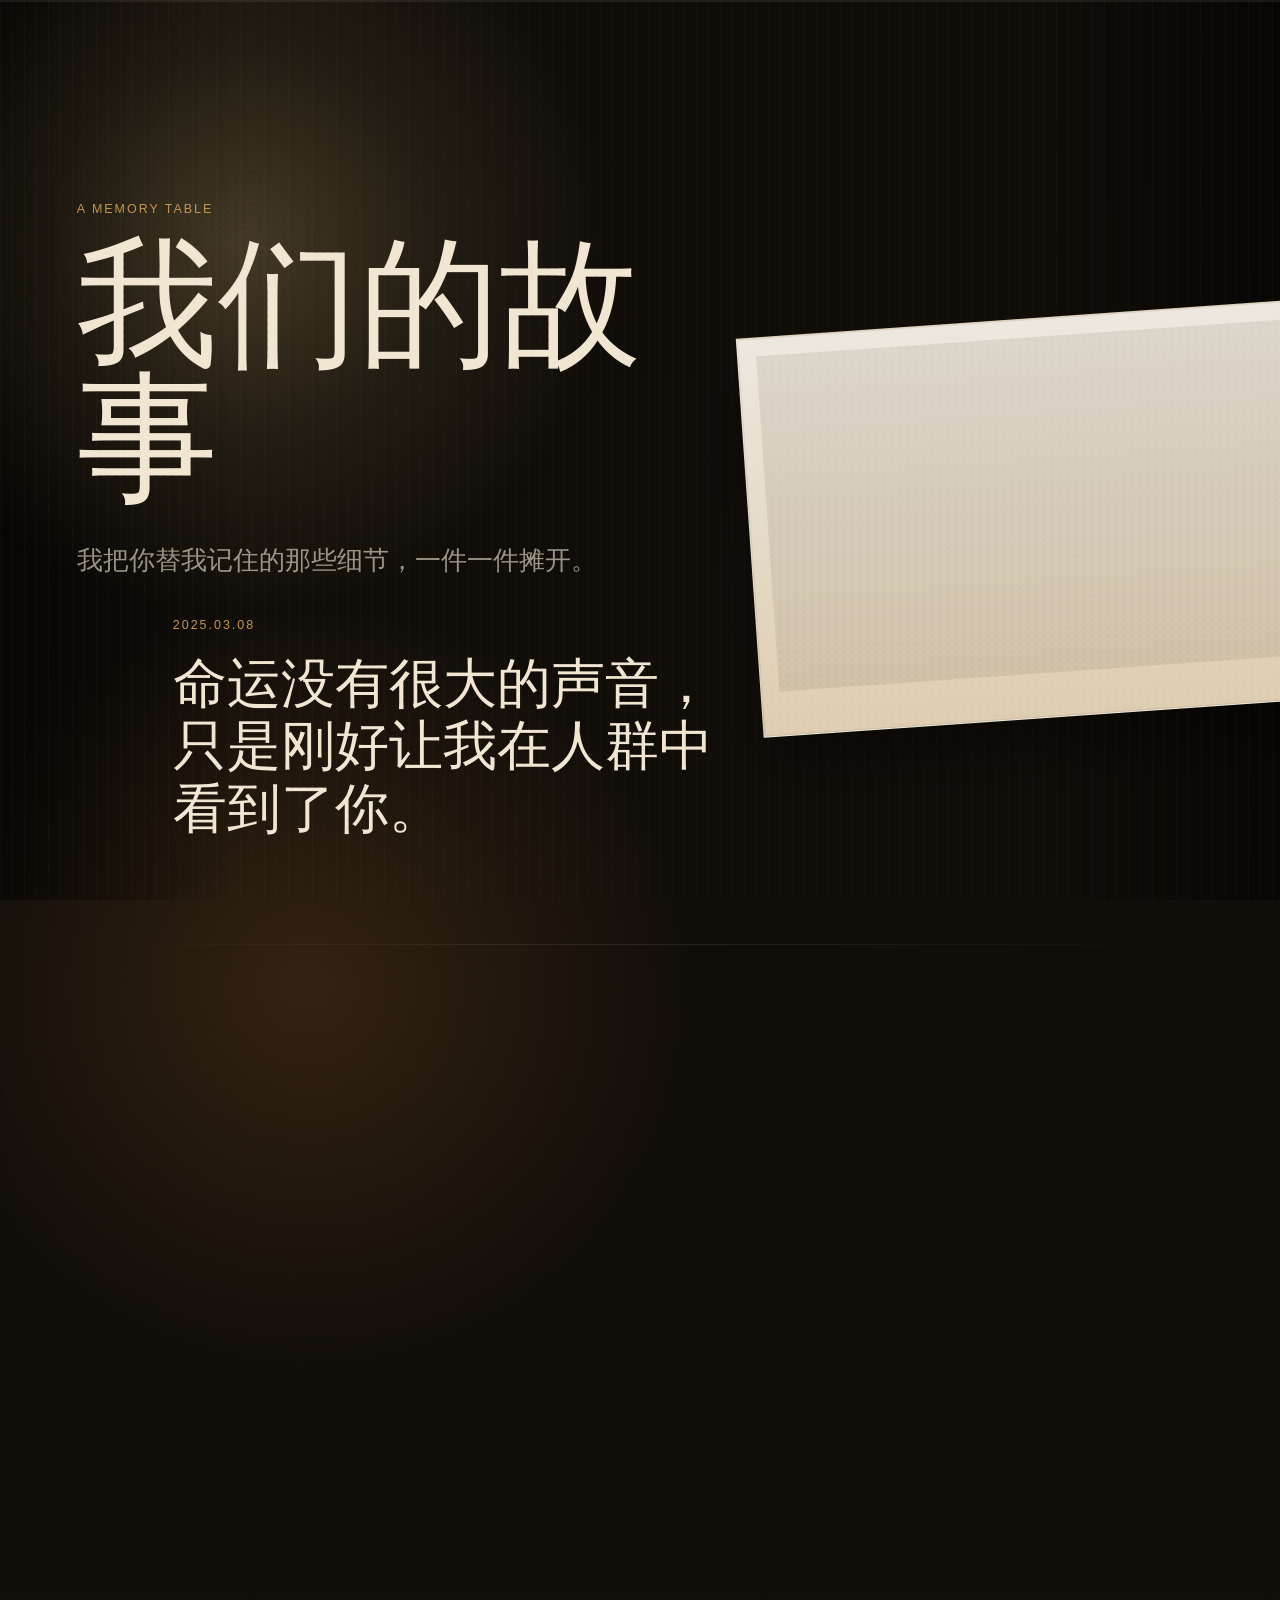
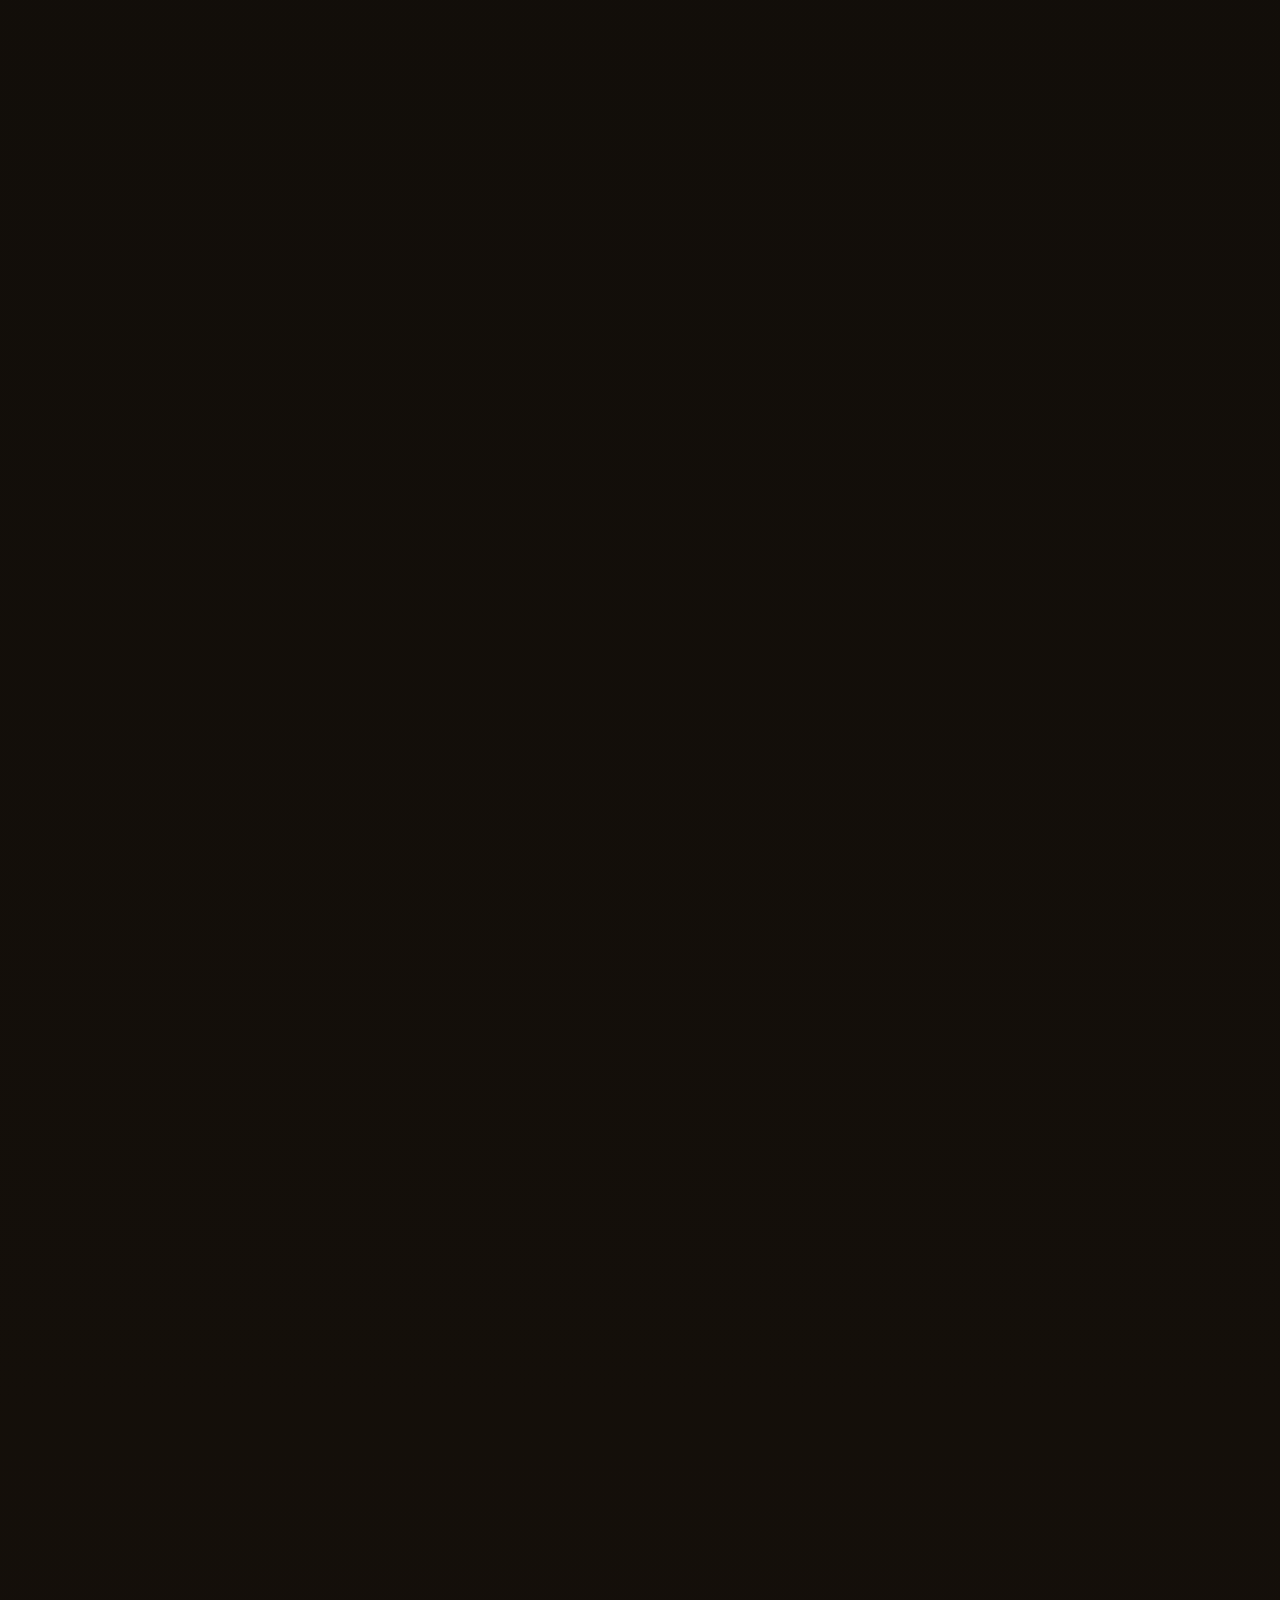
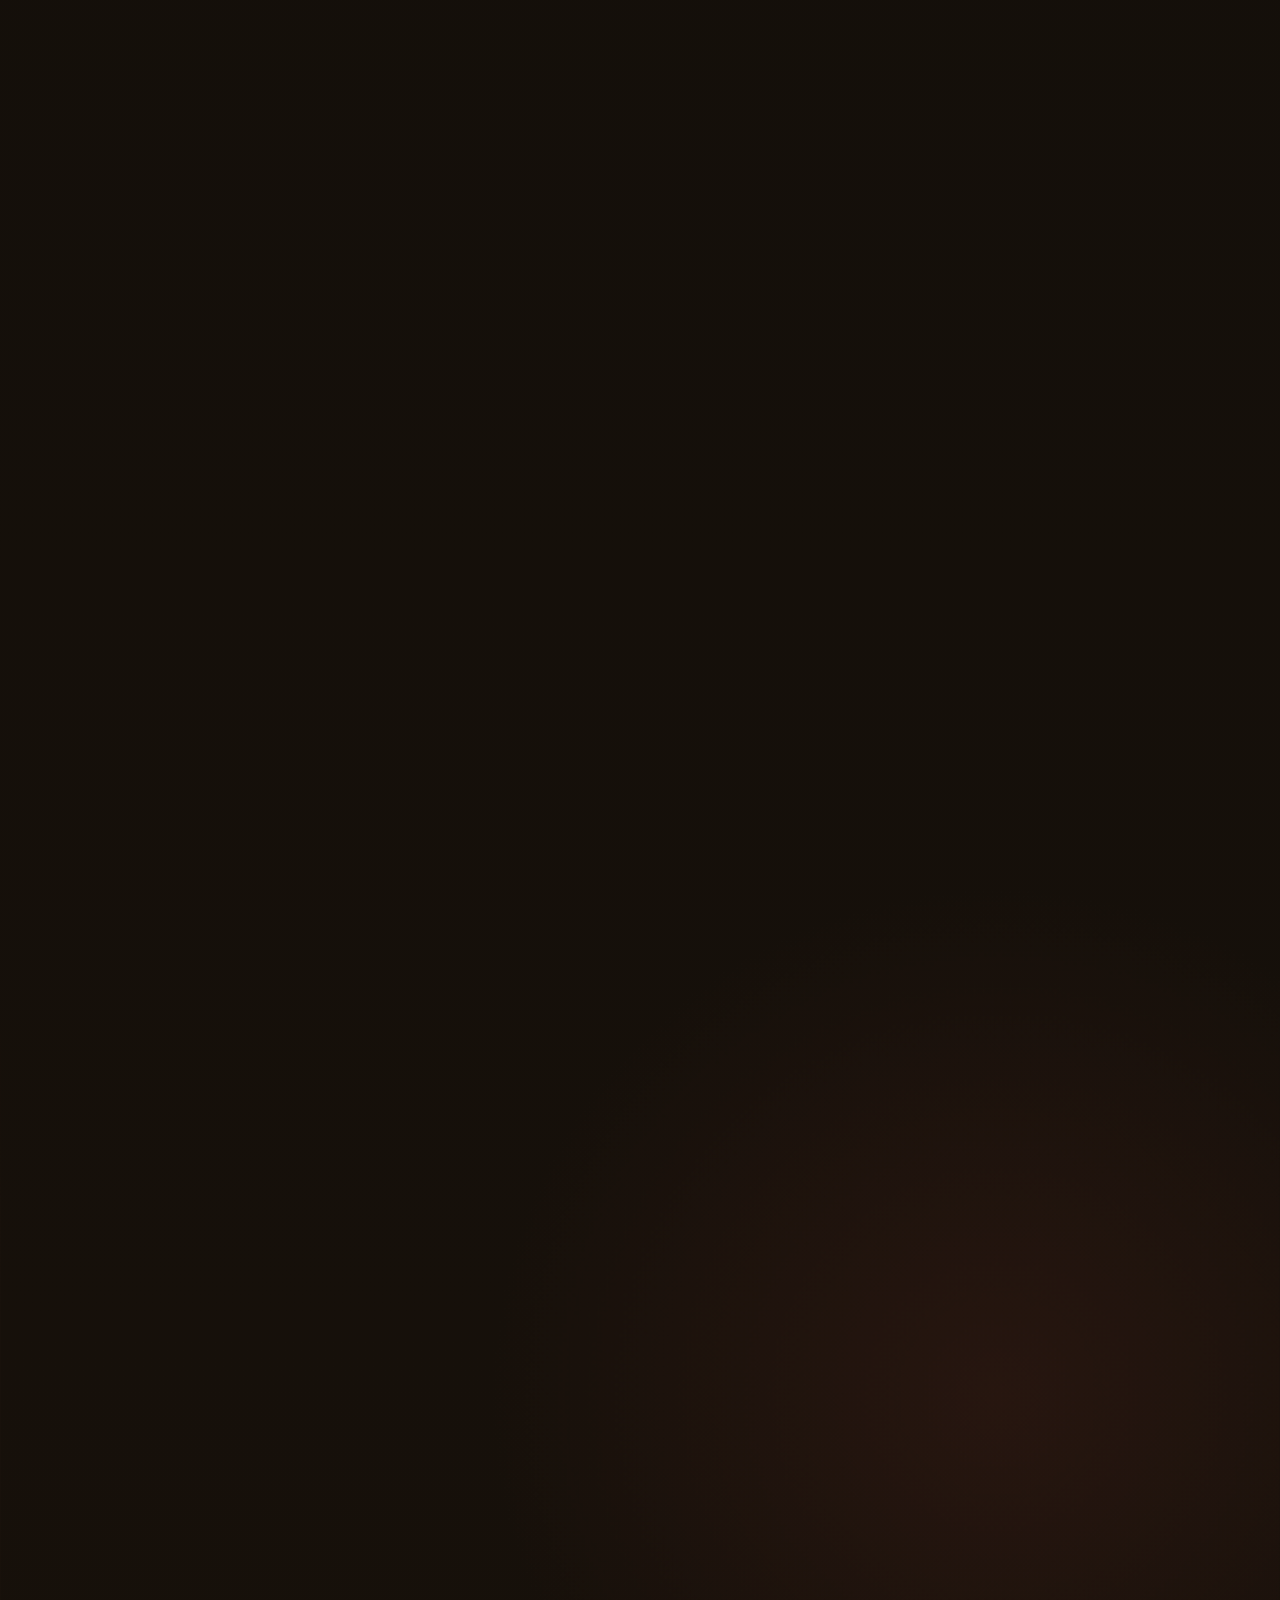
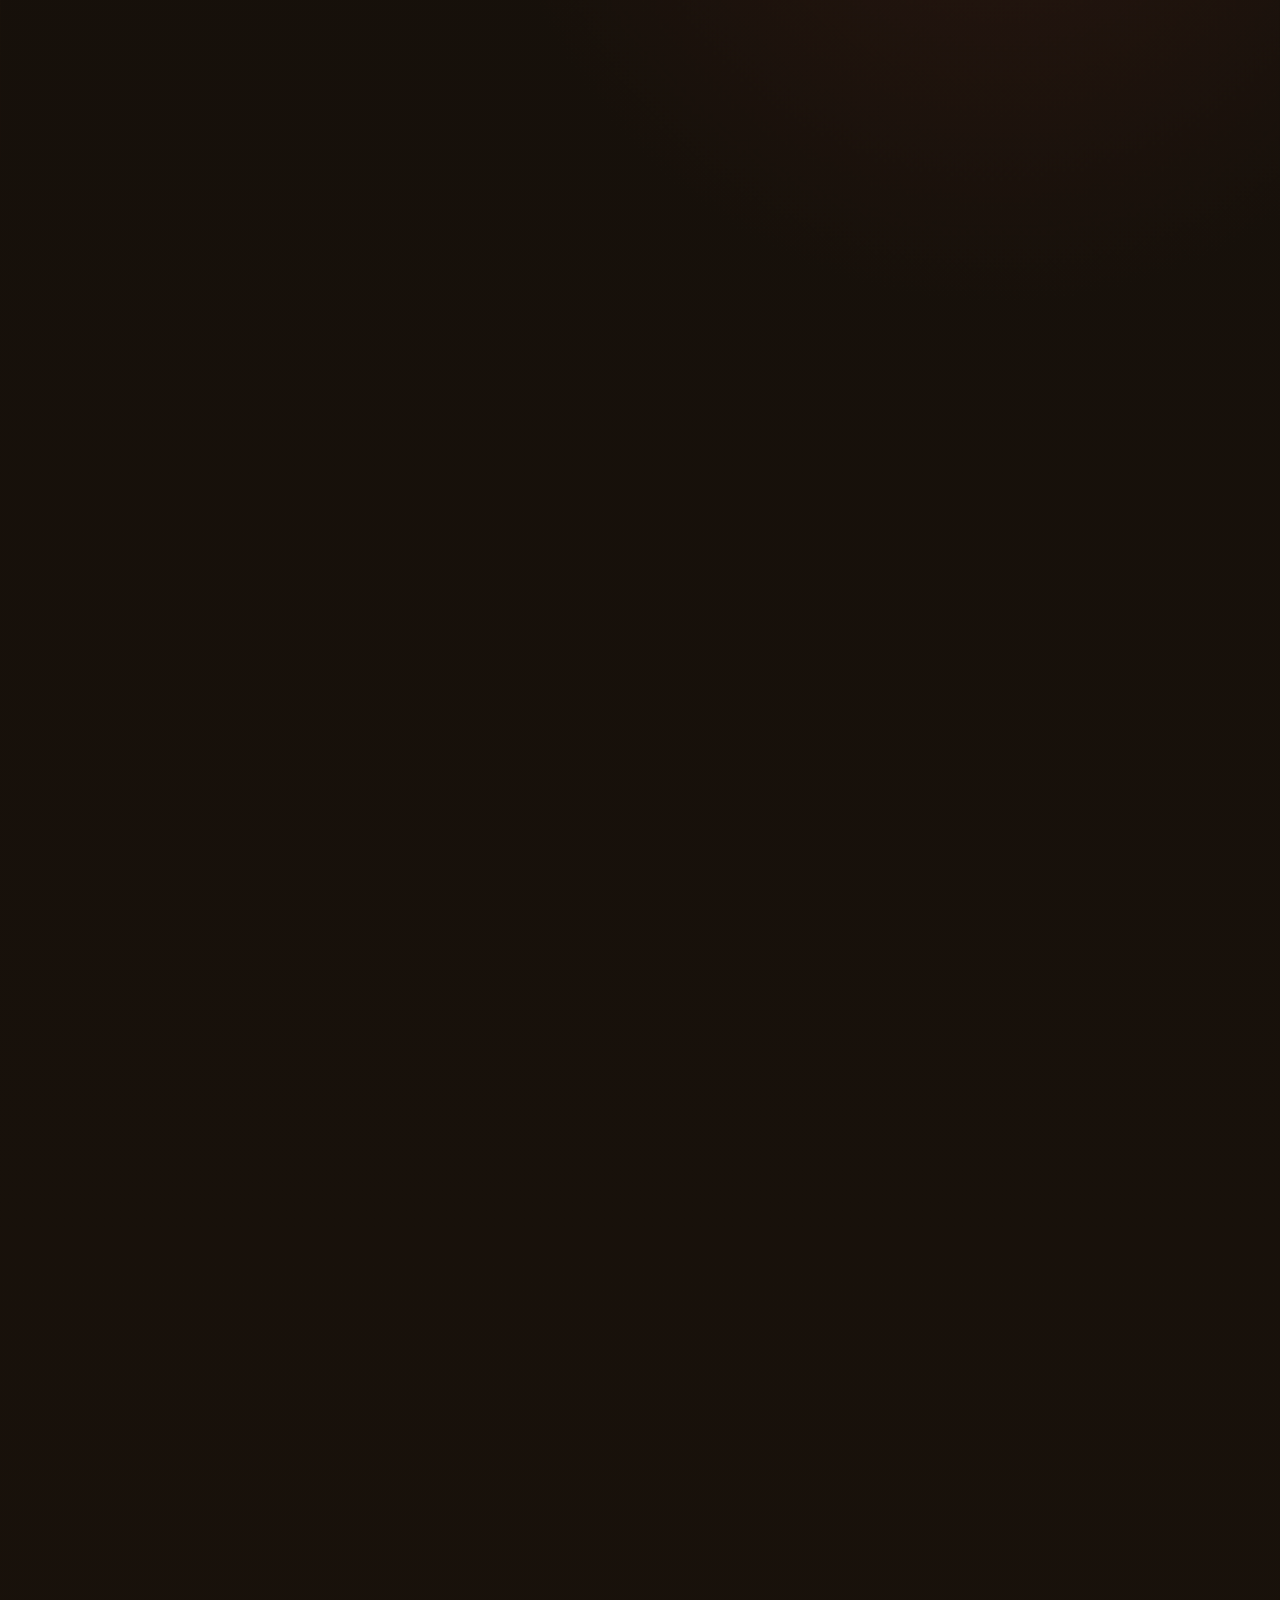
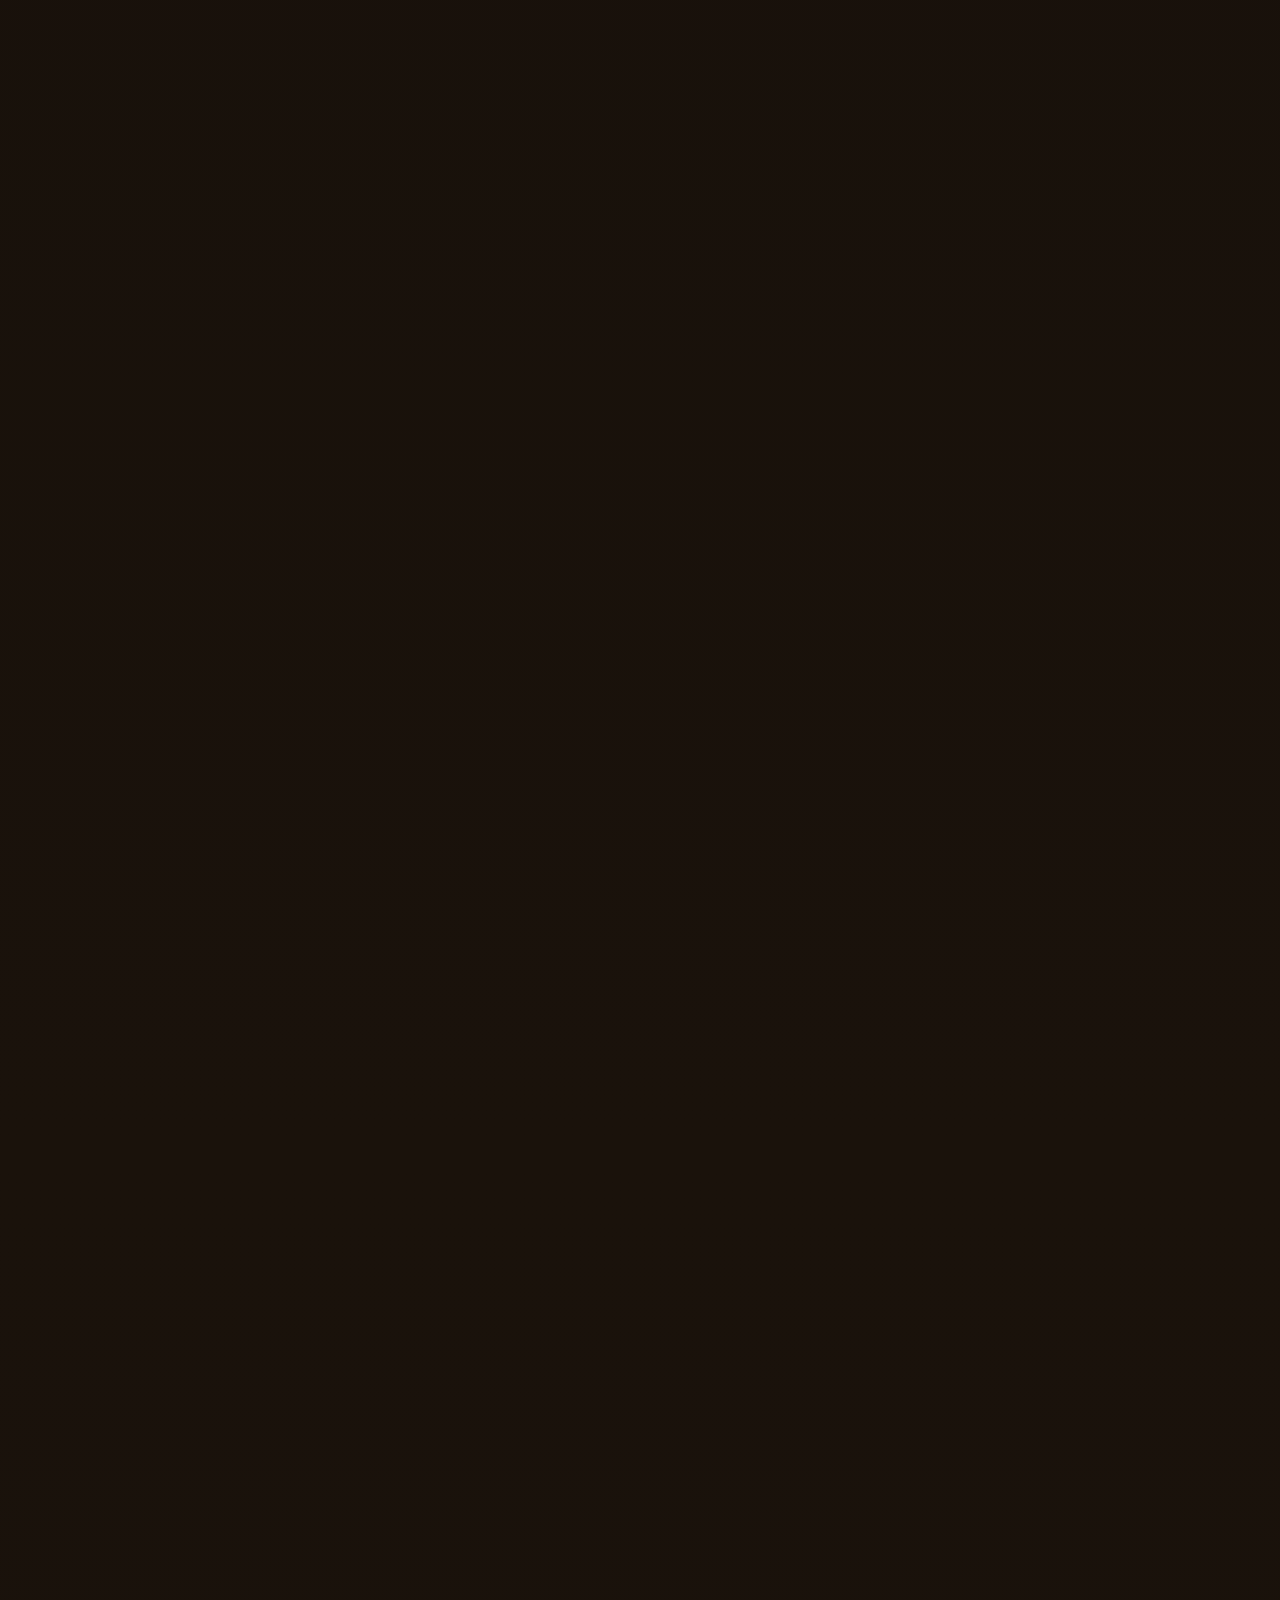
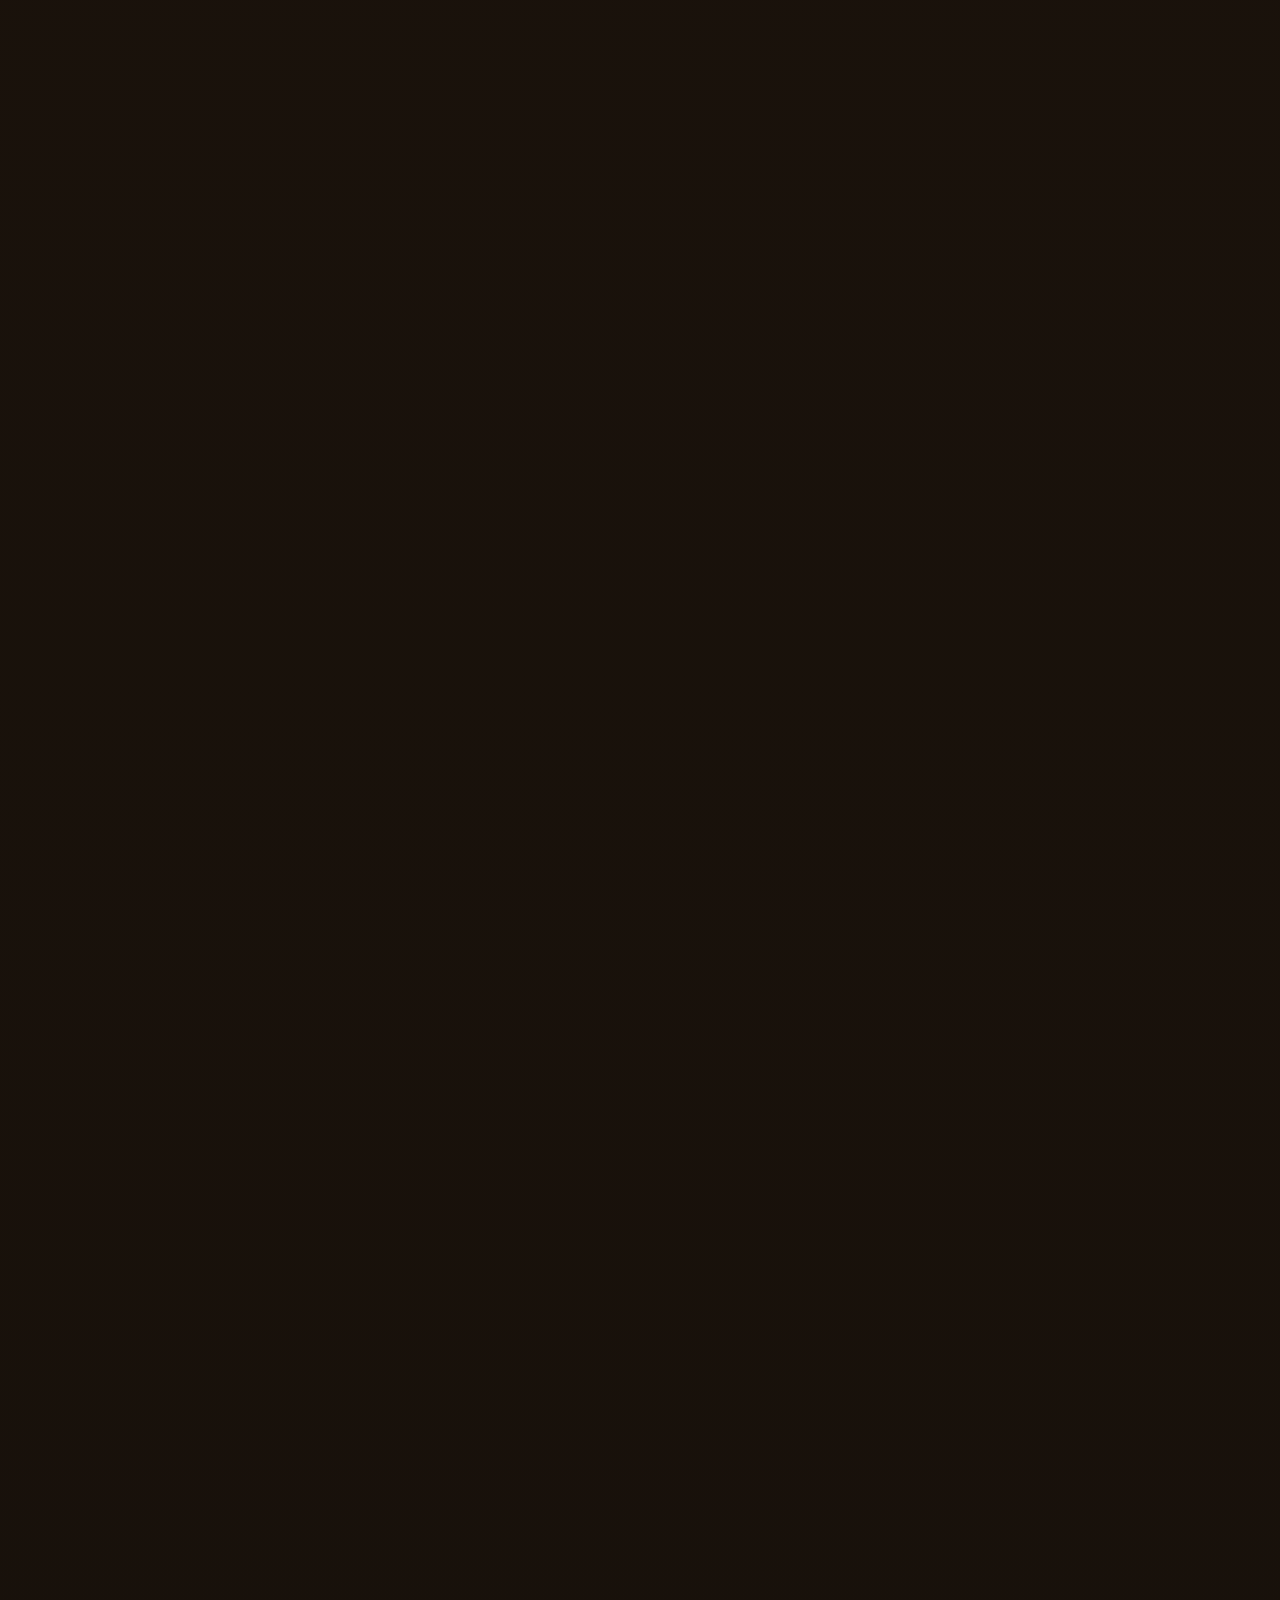
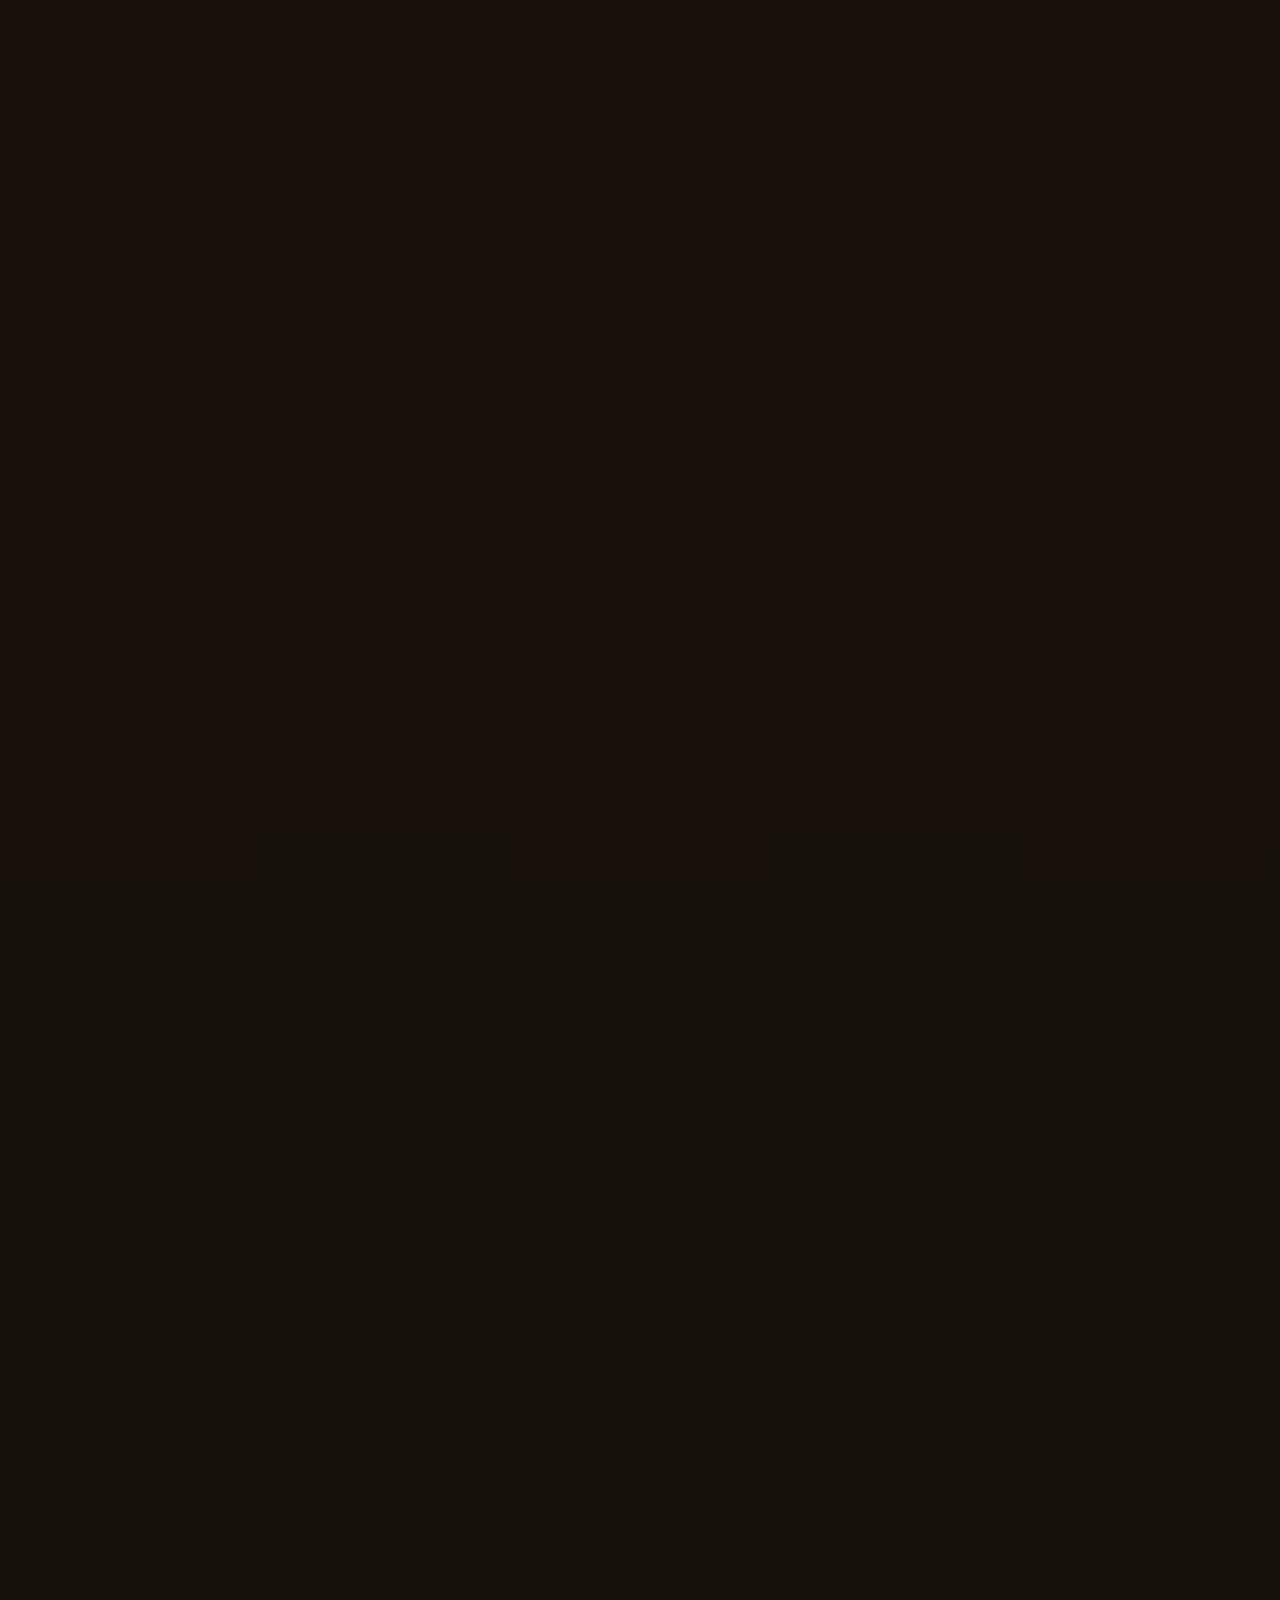
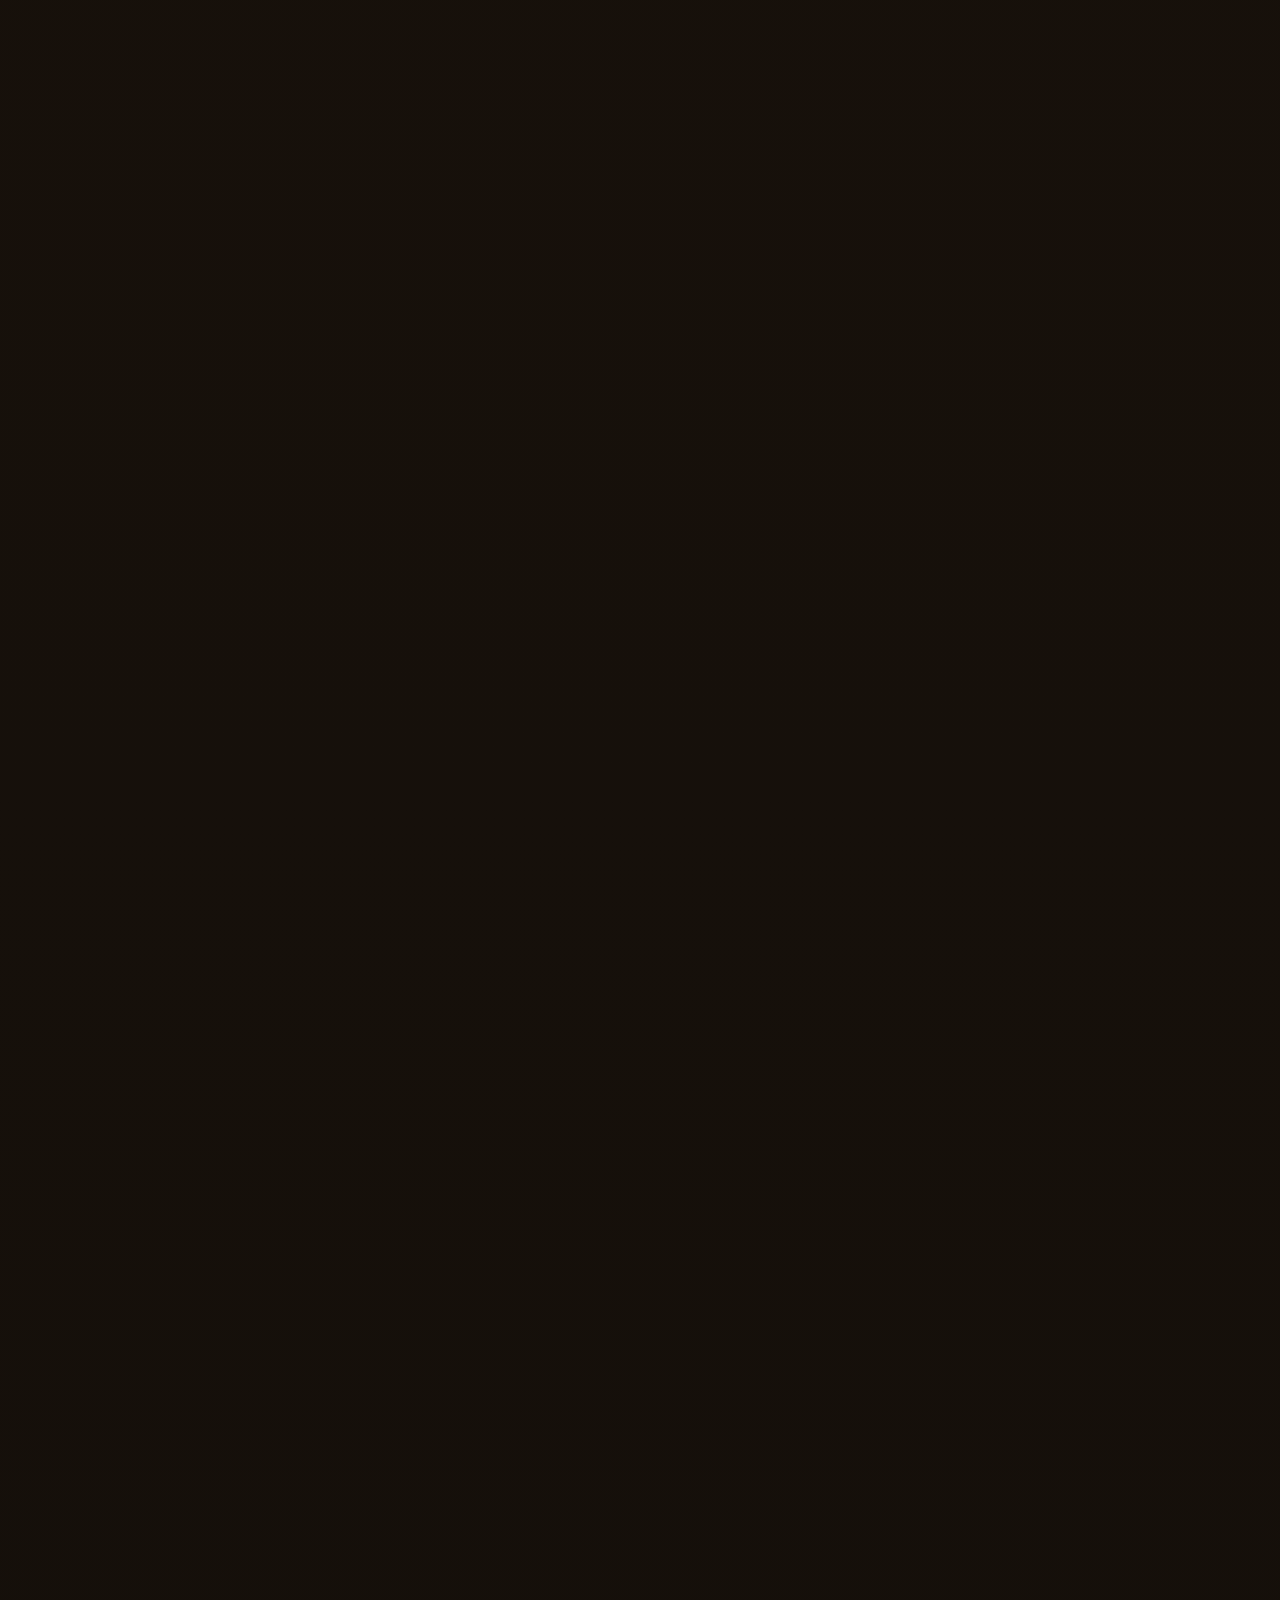
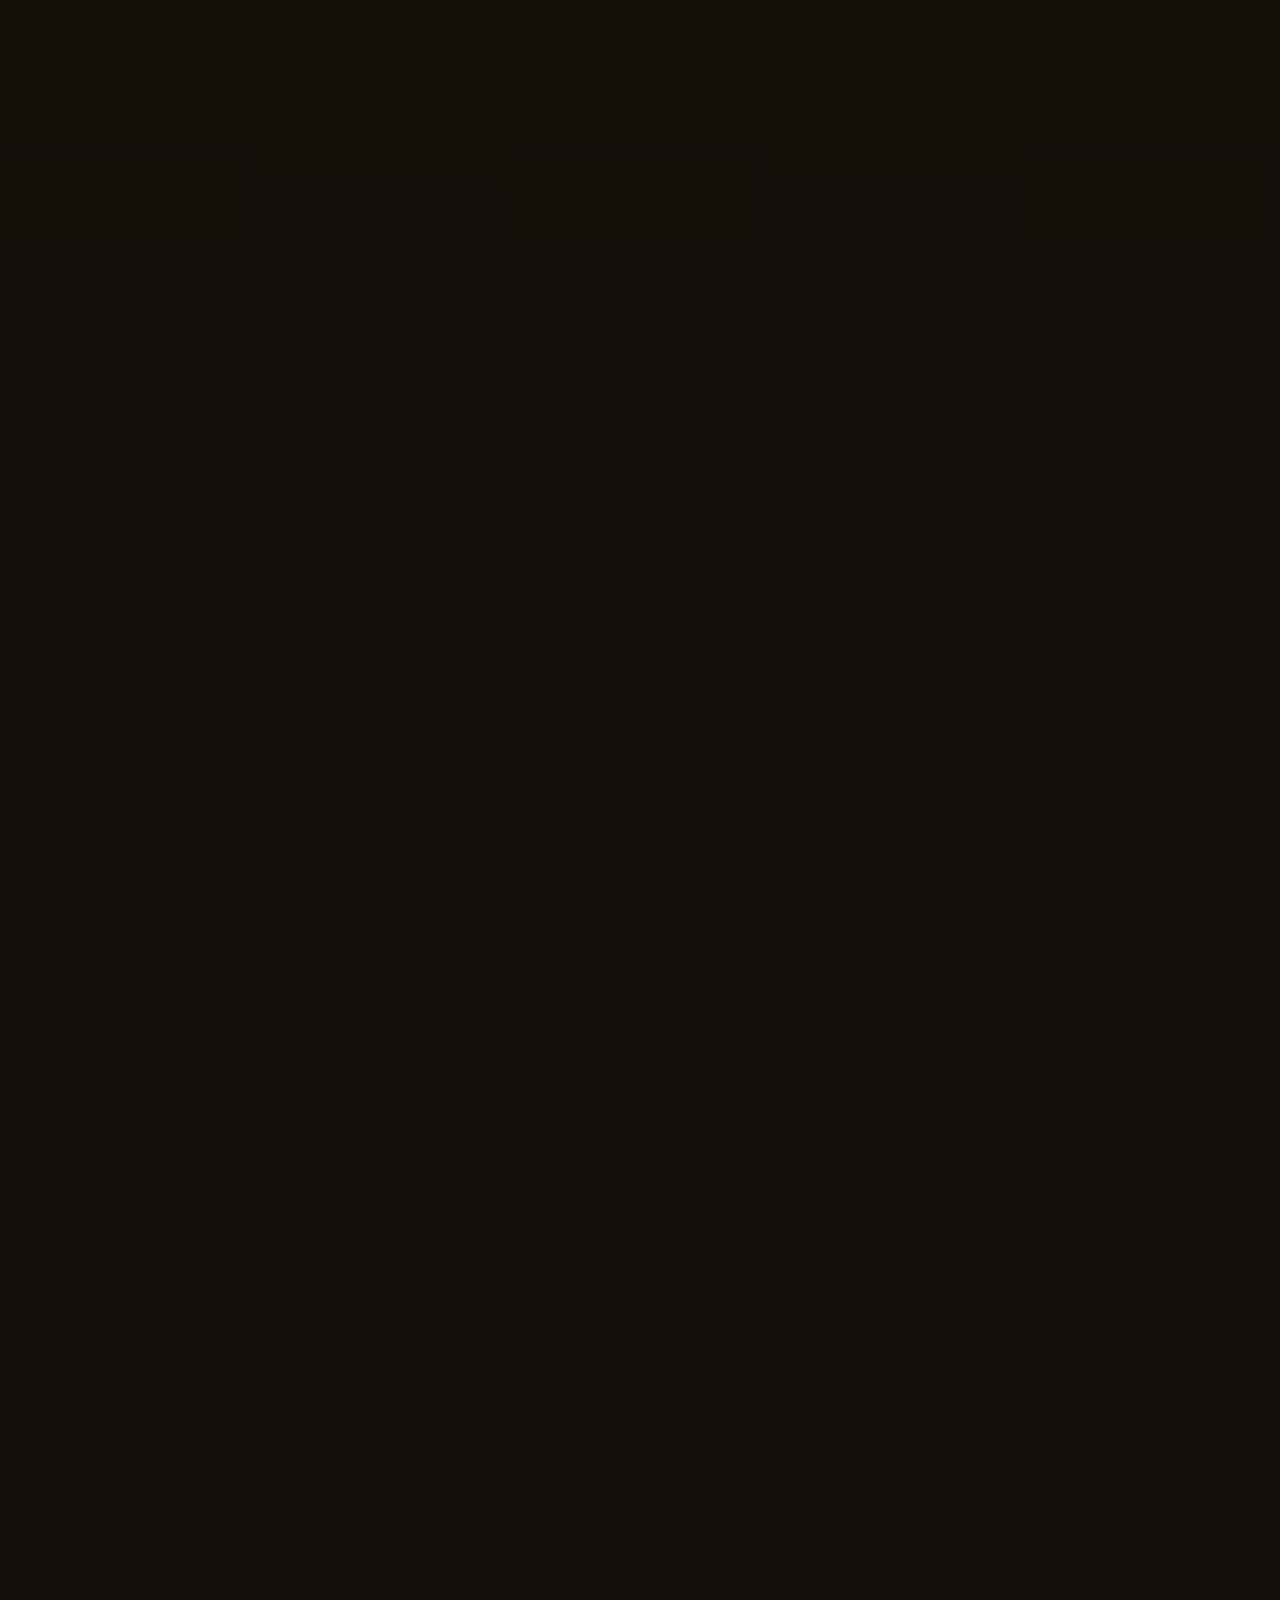
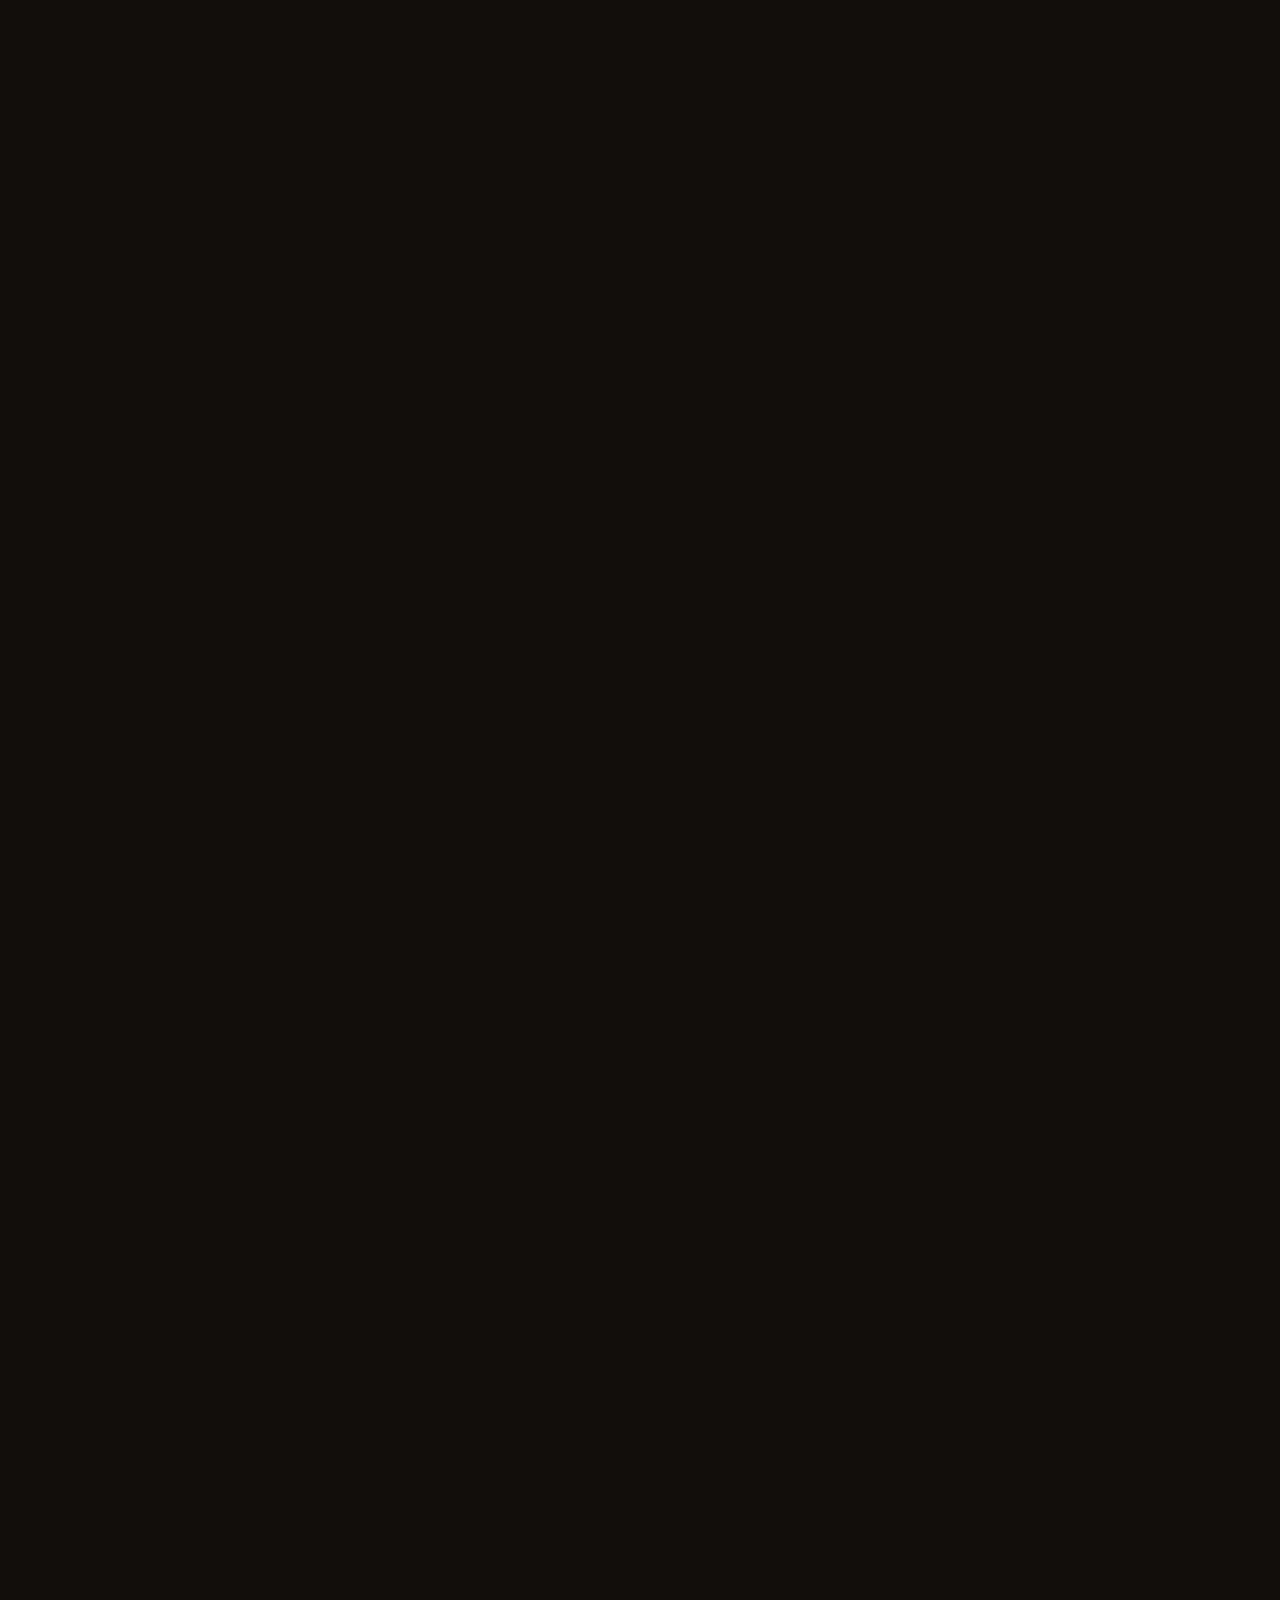
<file: index.html>
<!doctype html>
<html lang="zh-CN">
  <head>
    <meta charset="UTF-8" />
    <meta name="viewport" content="width=device-width, initial-scale=1.0" />
    <meta http-equiv="refresh" content="0; url=./story.html" />
    <title>我们</title>
    <style>
      body {
        min-height: 100vh;
        display: grid;
        place-items: center;
        margin: 0;
        color: #f1e6d2;
        background: #100d09;
        font-family: "Noto Serif SC", "Source Han Serif SC", "Songti SC", serif;
      }

      a {
        color: #c69650;
      }
    </style>
  </head>
  <body>
    <p>正在打开 <a href="./story.html">我们的故事</a>...</p>
  </body>
</html>
</file>
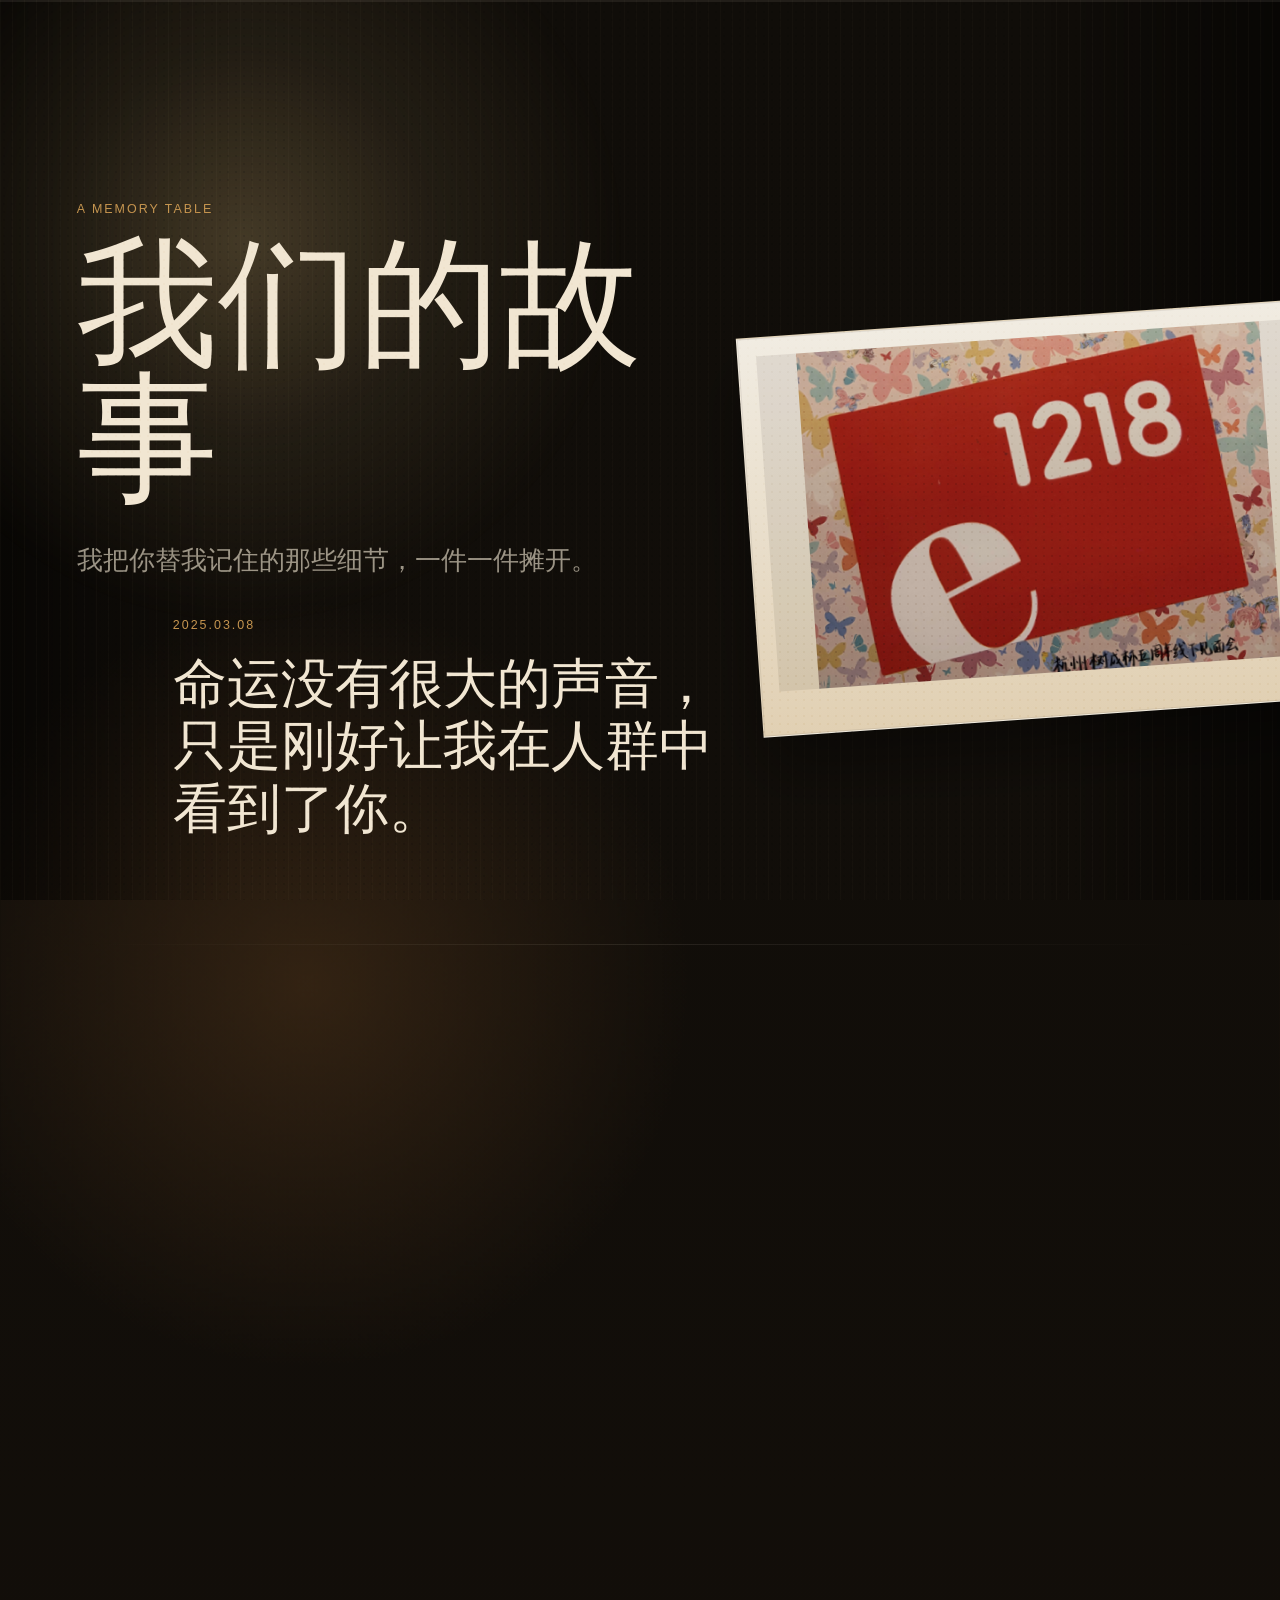
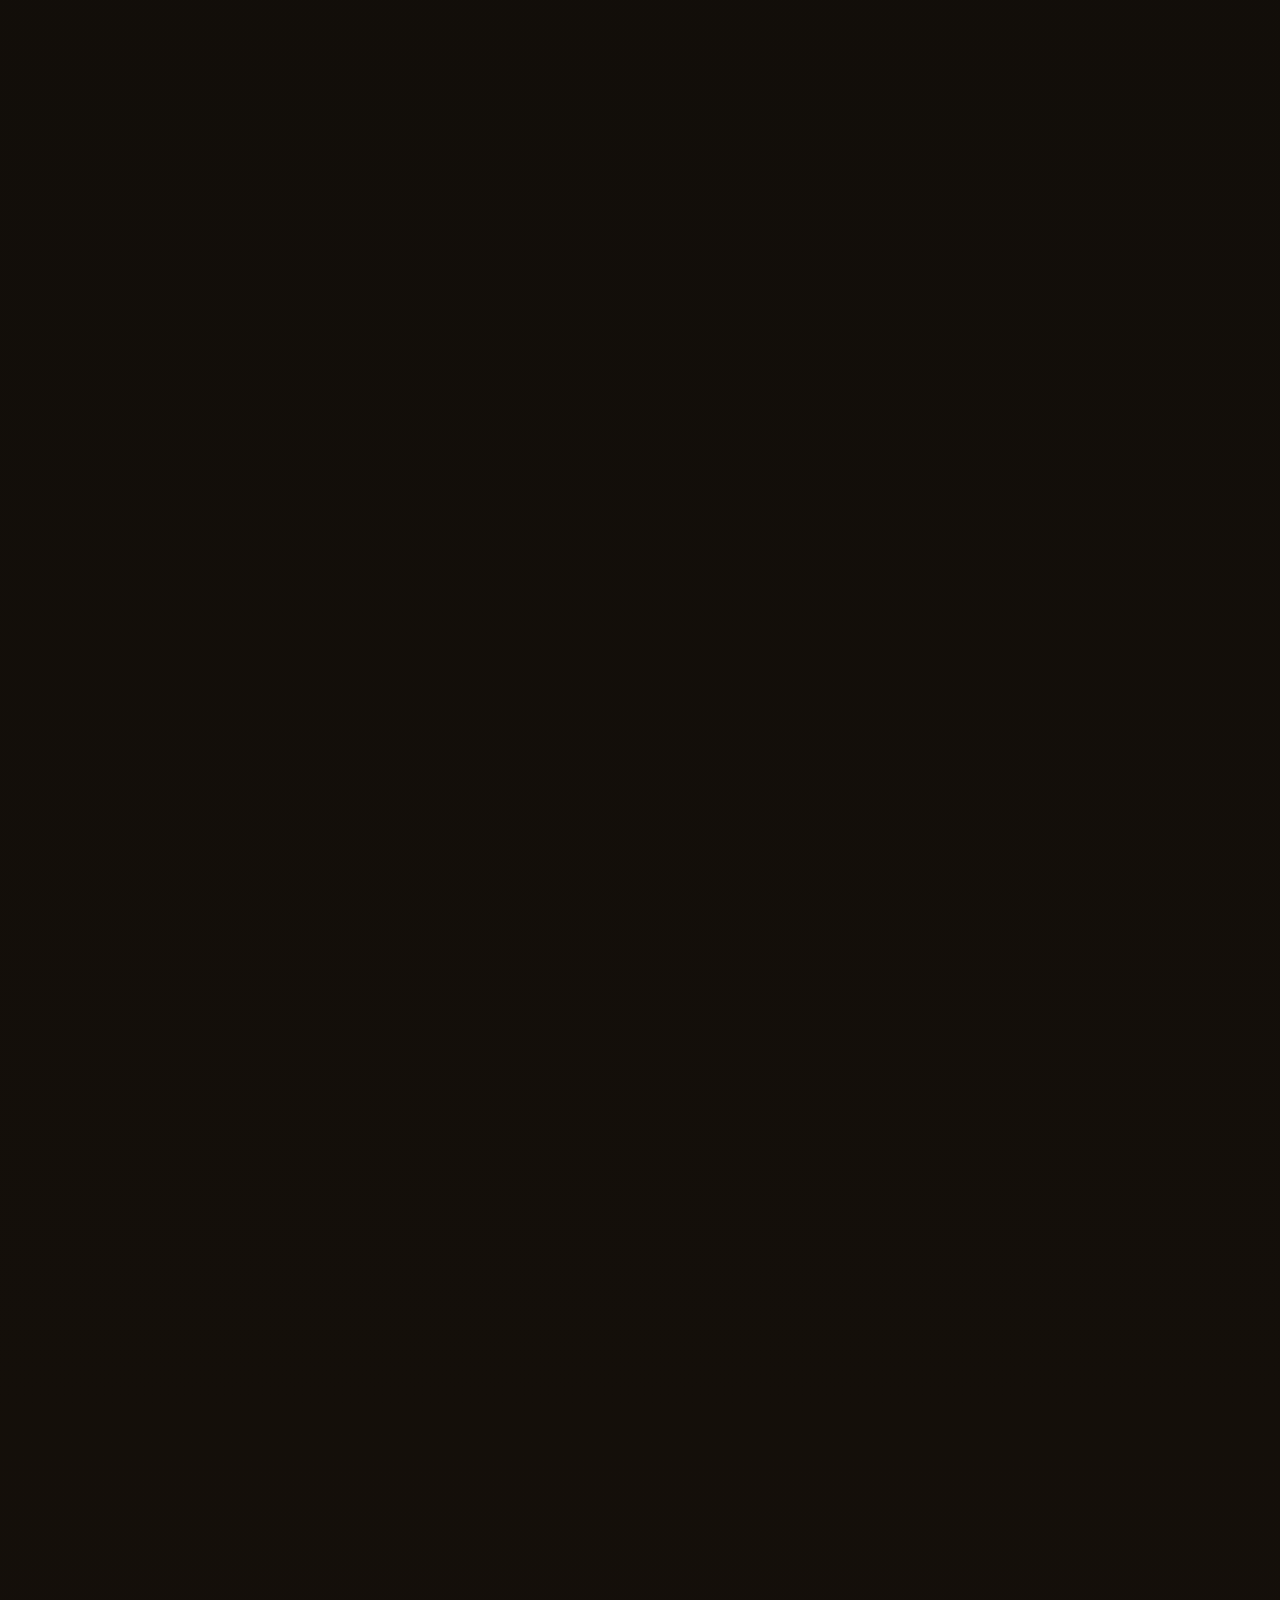
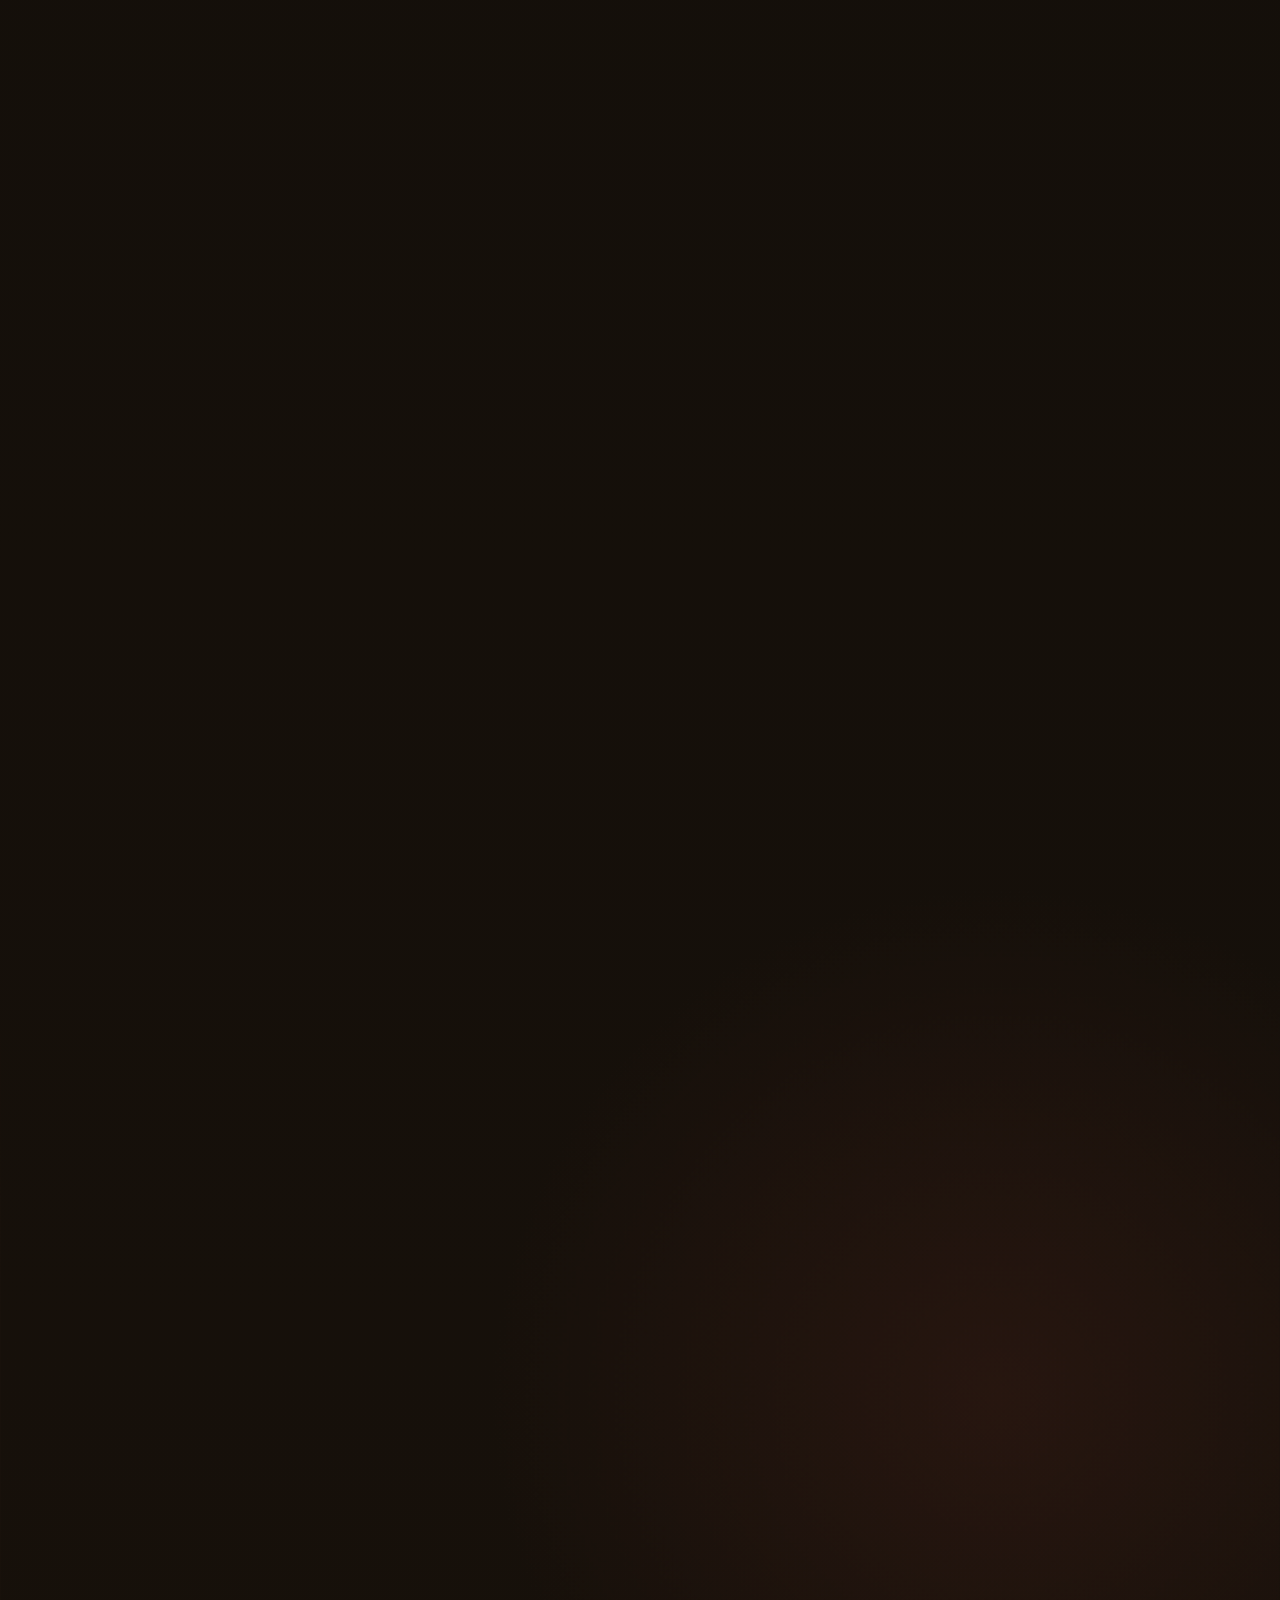
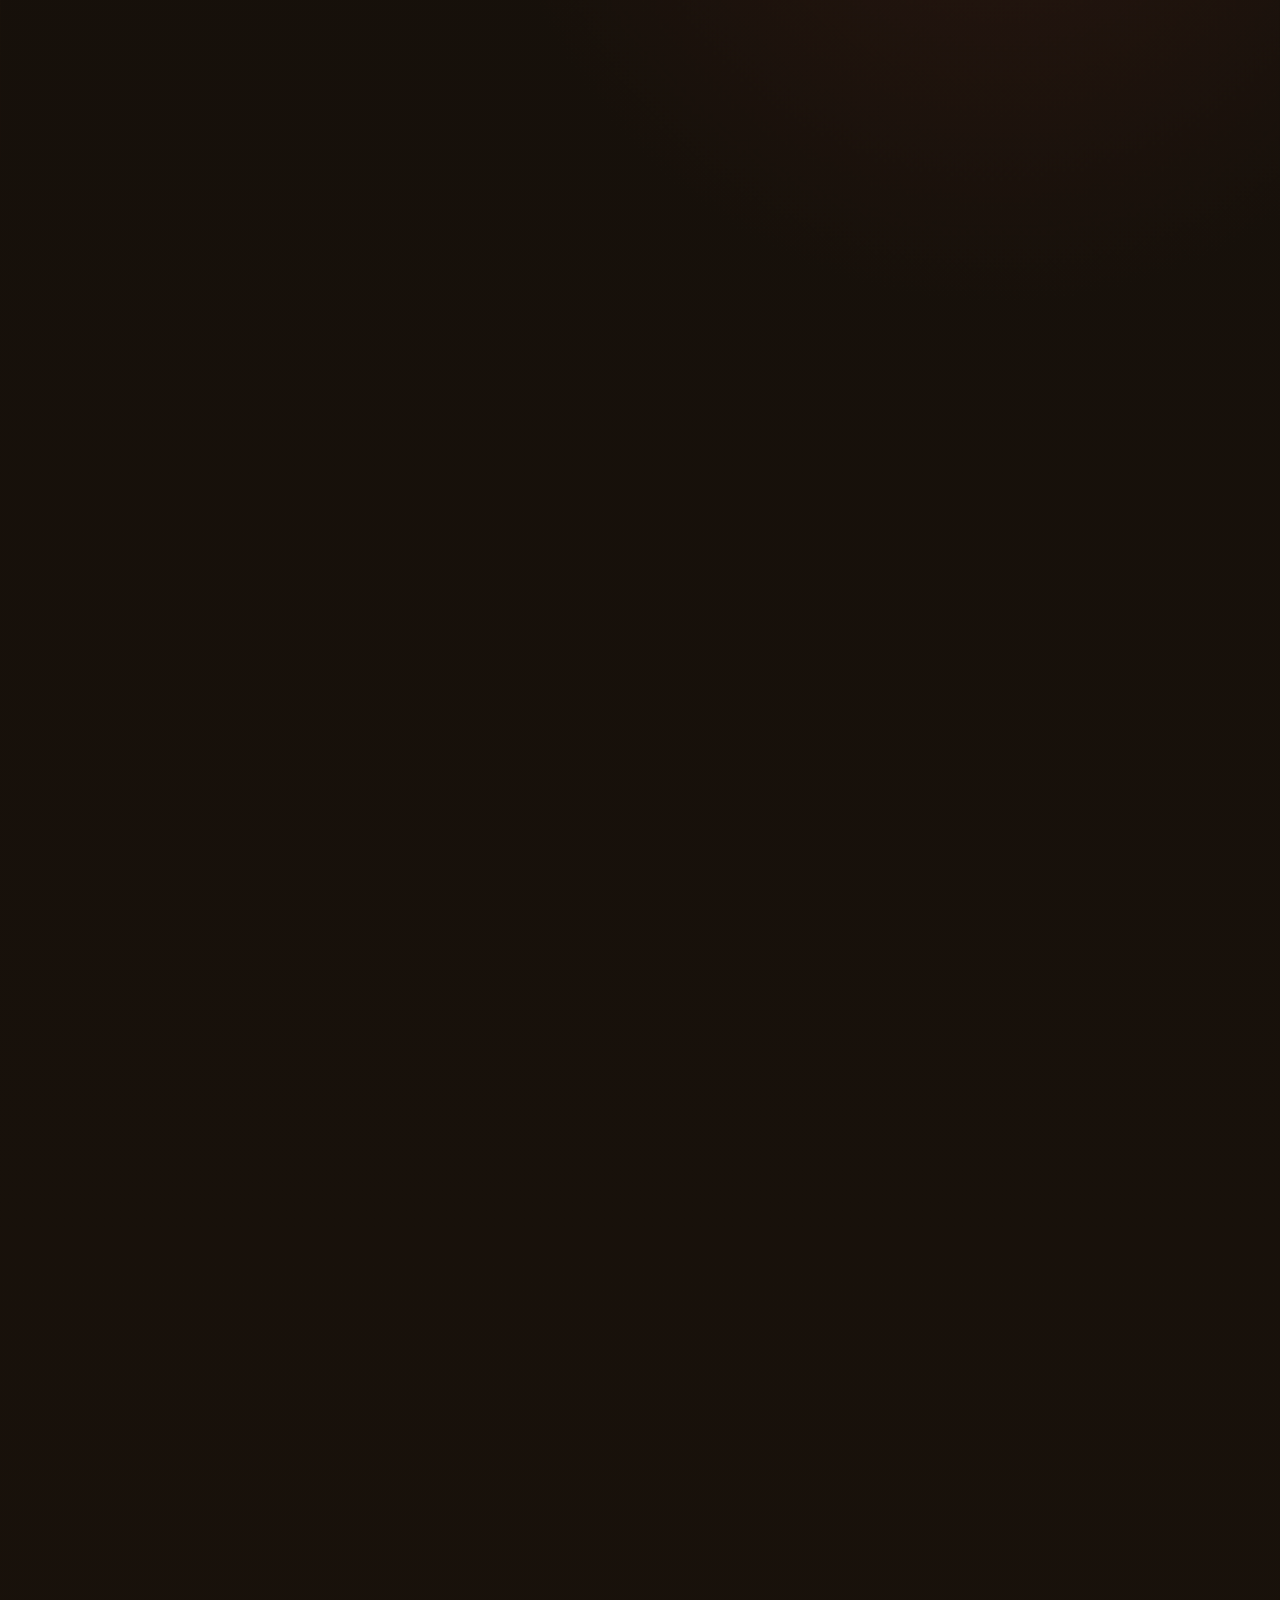
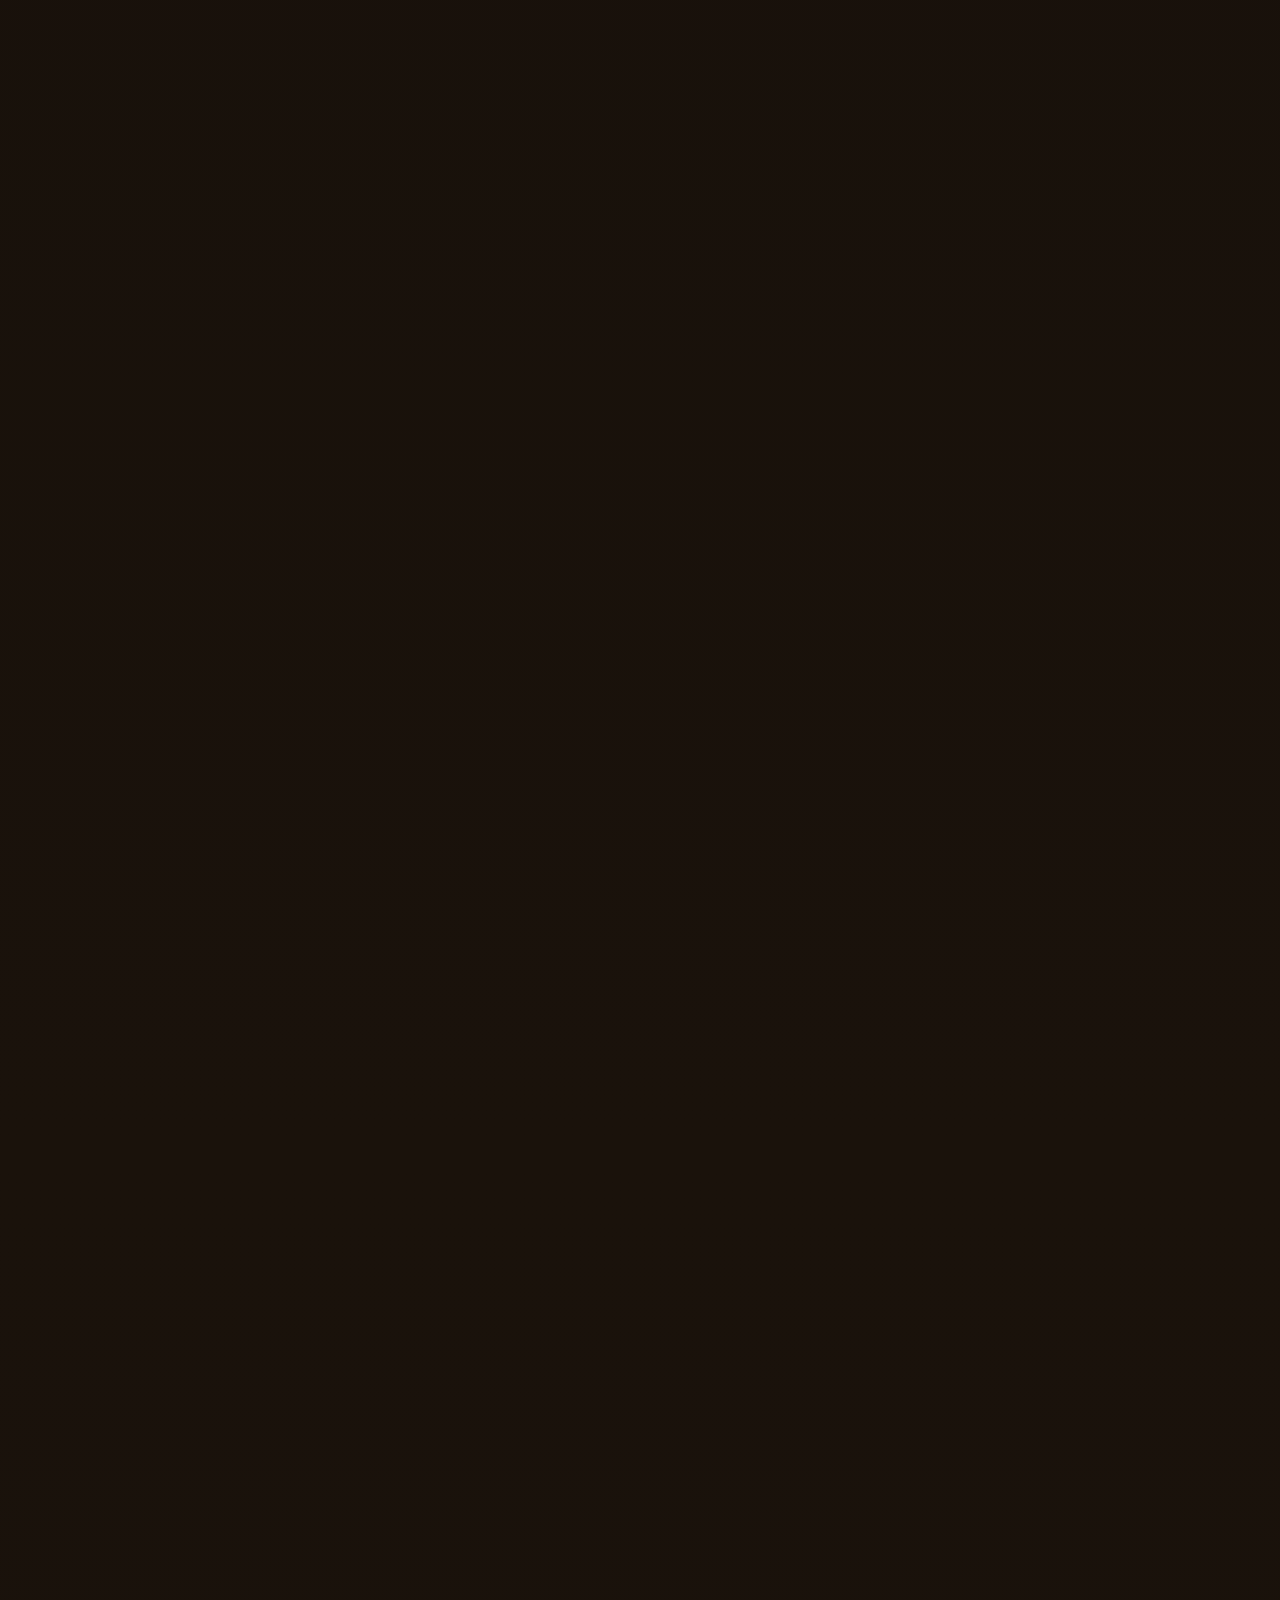
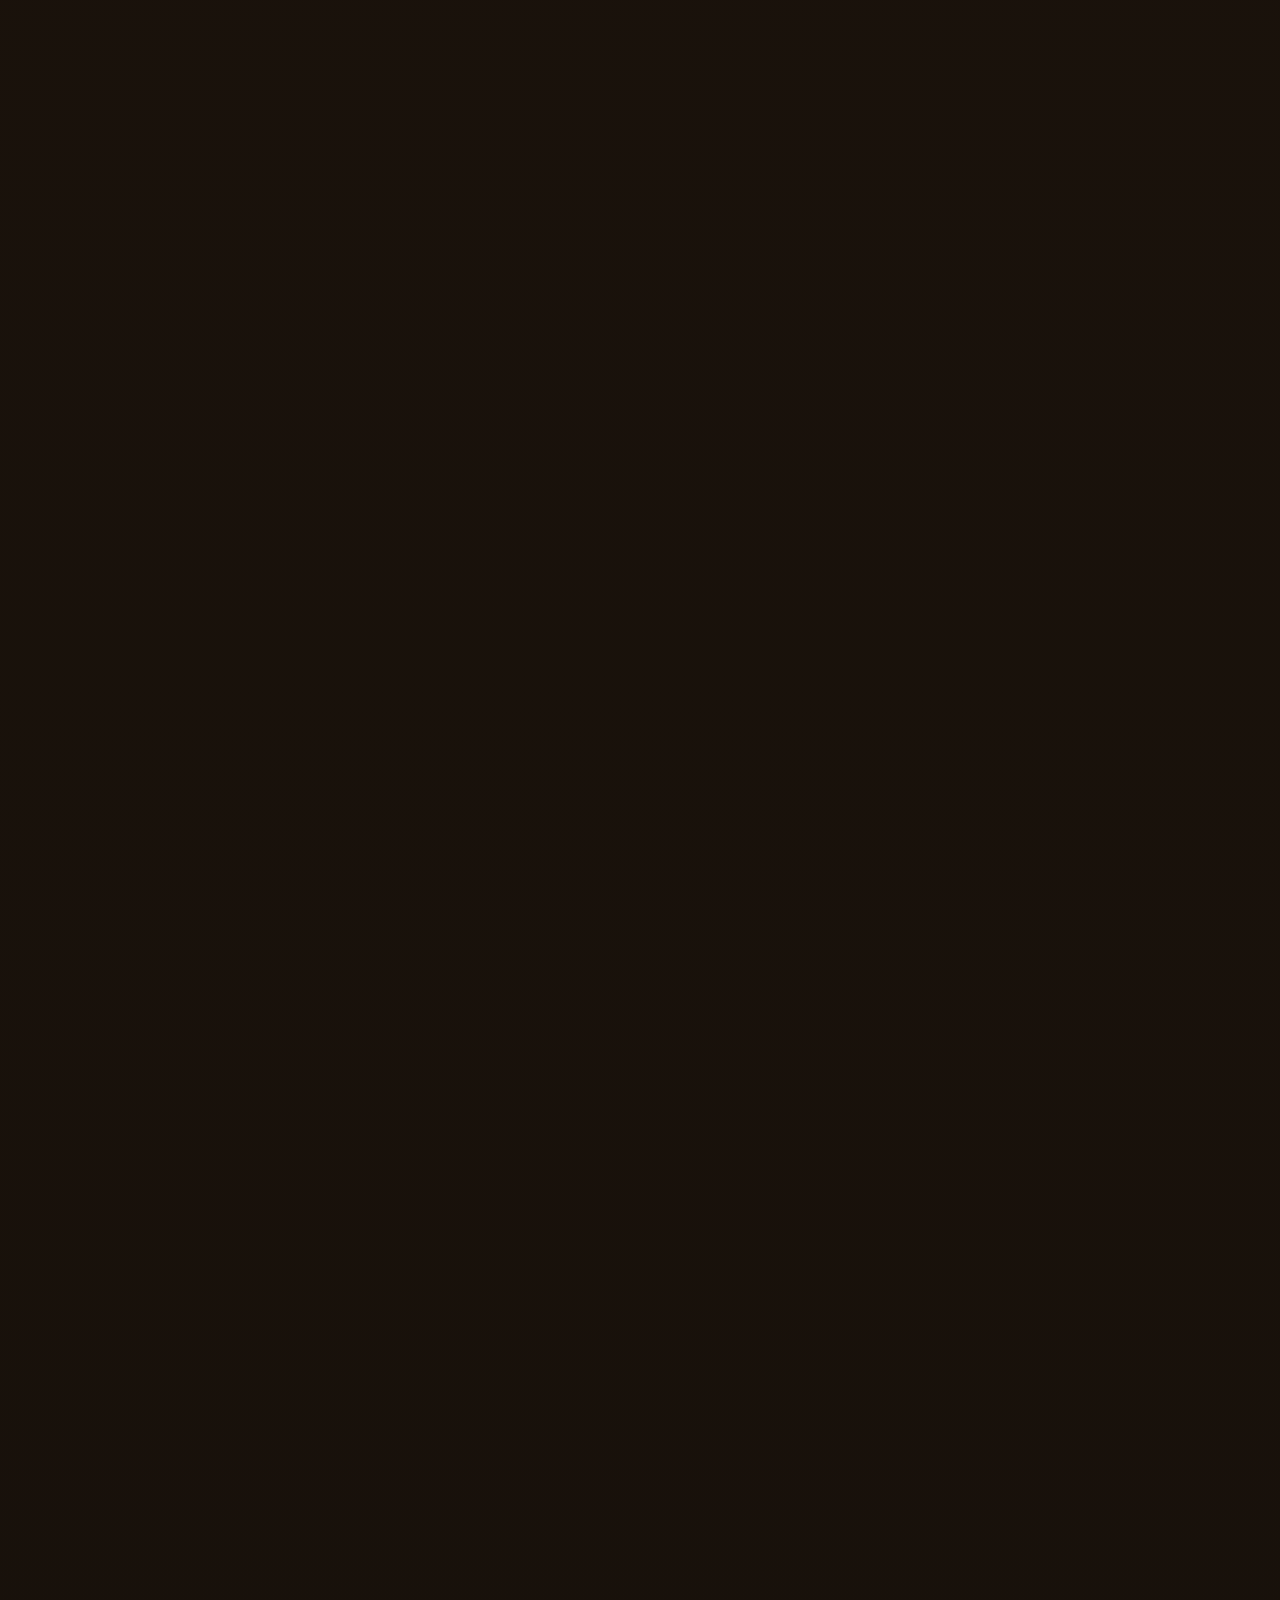
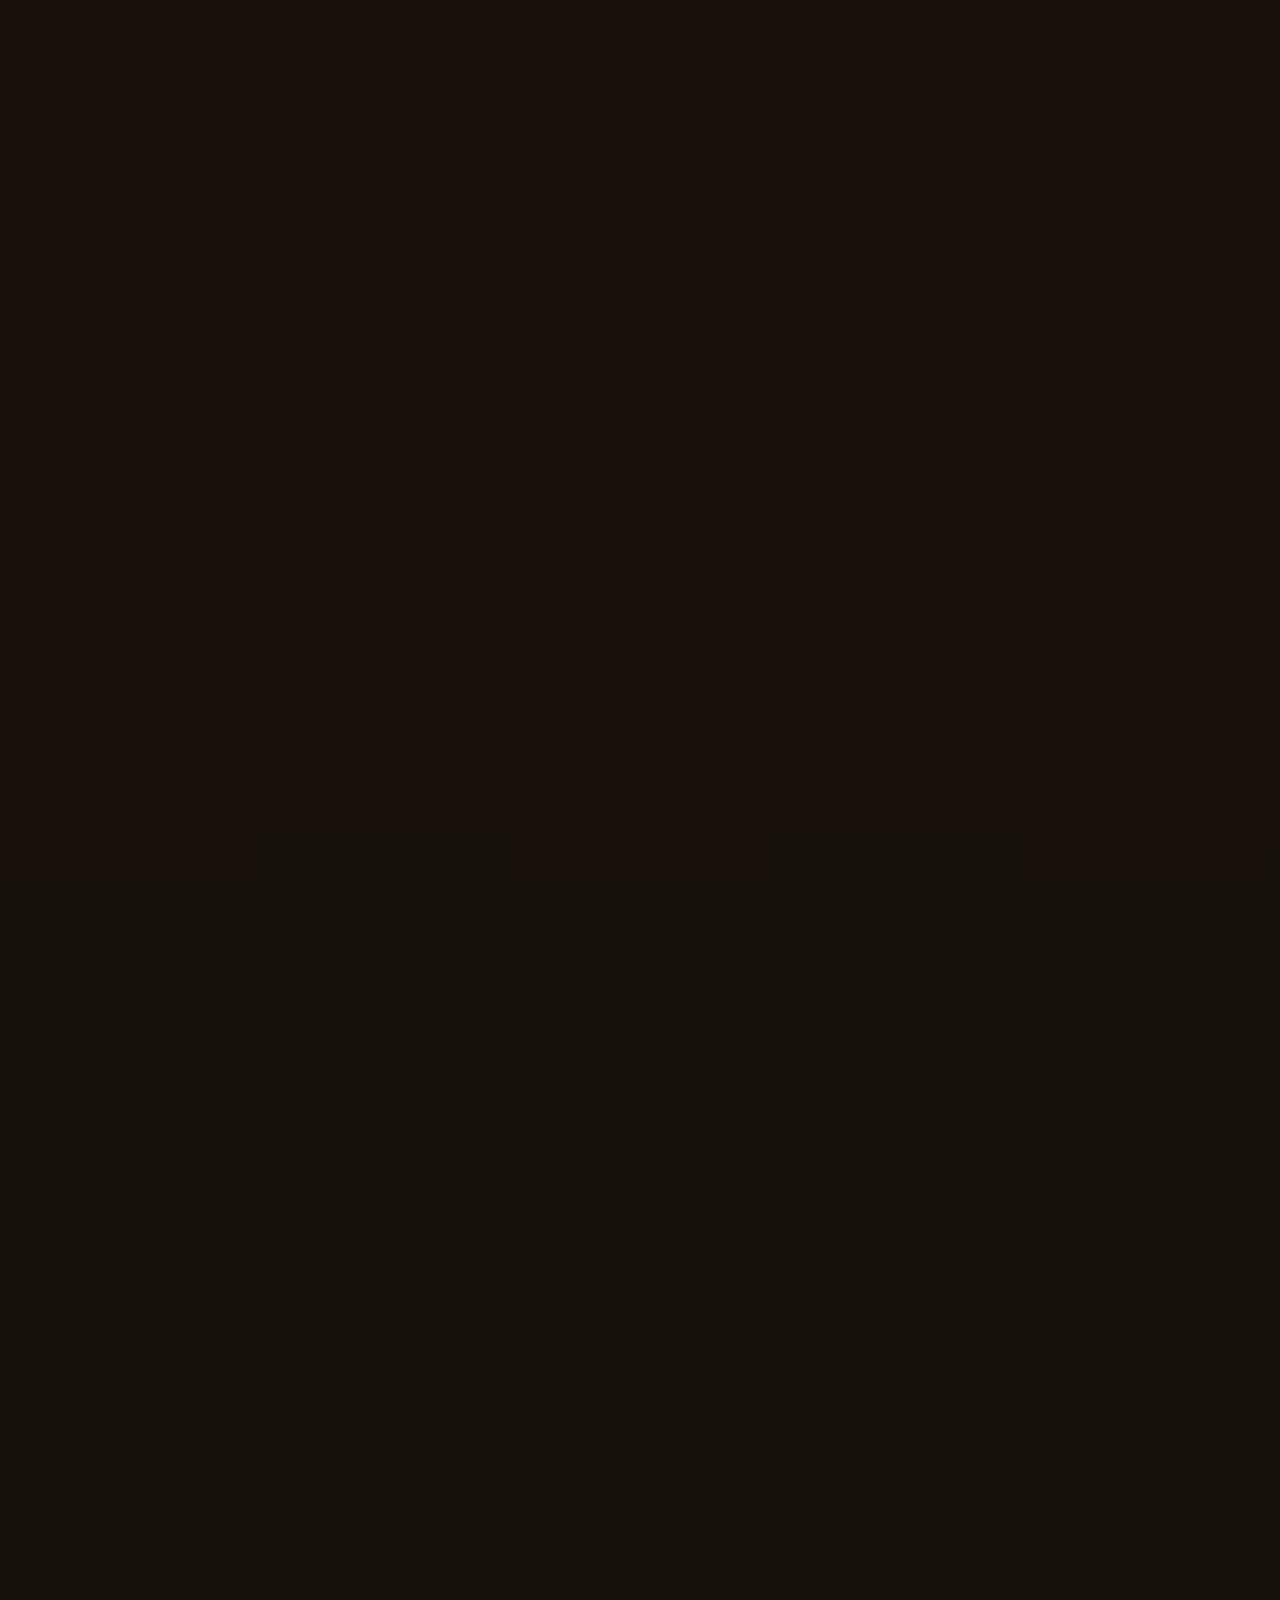
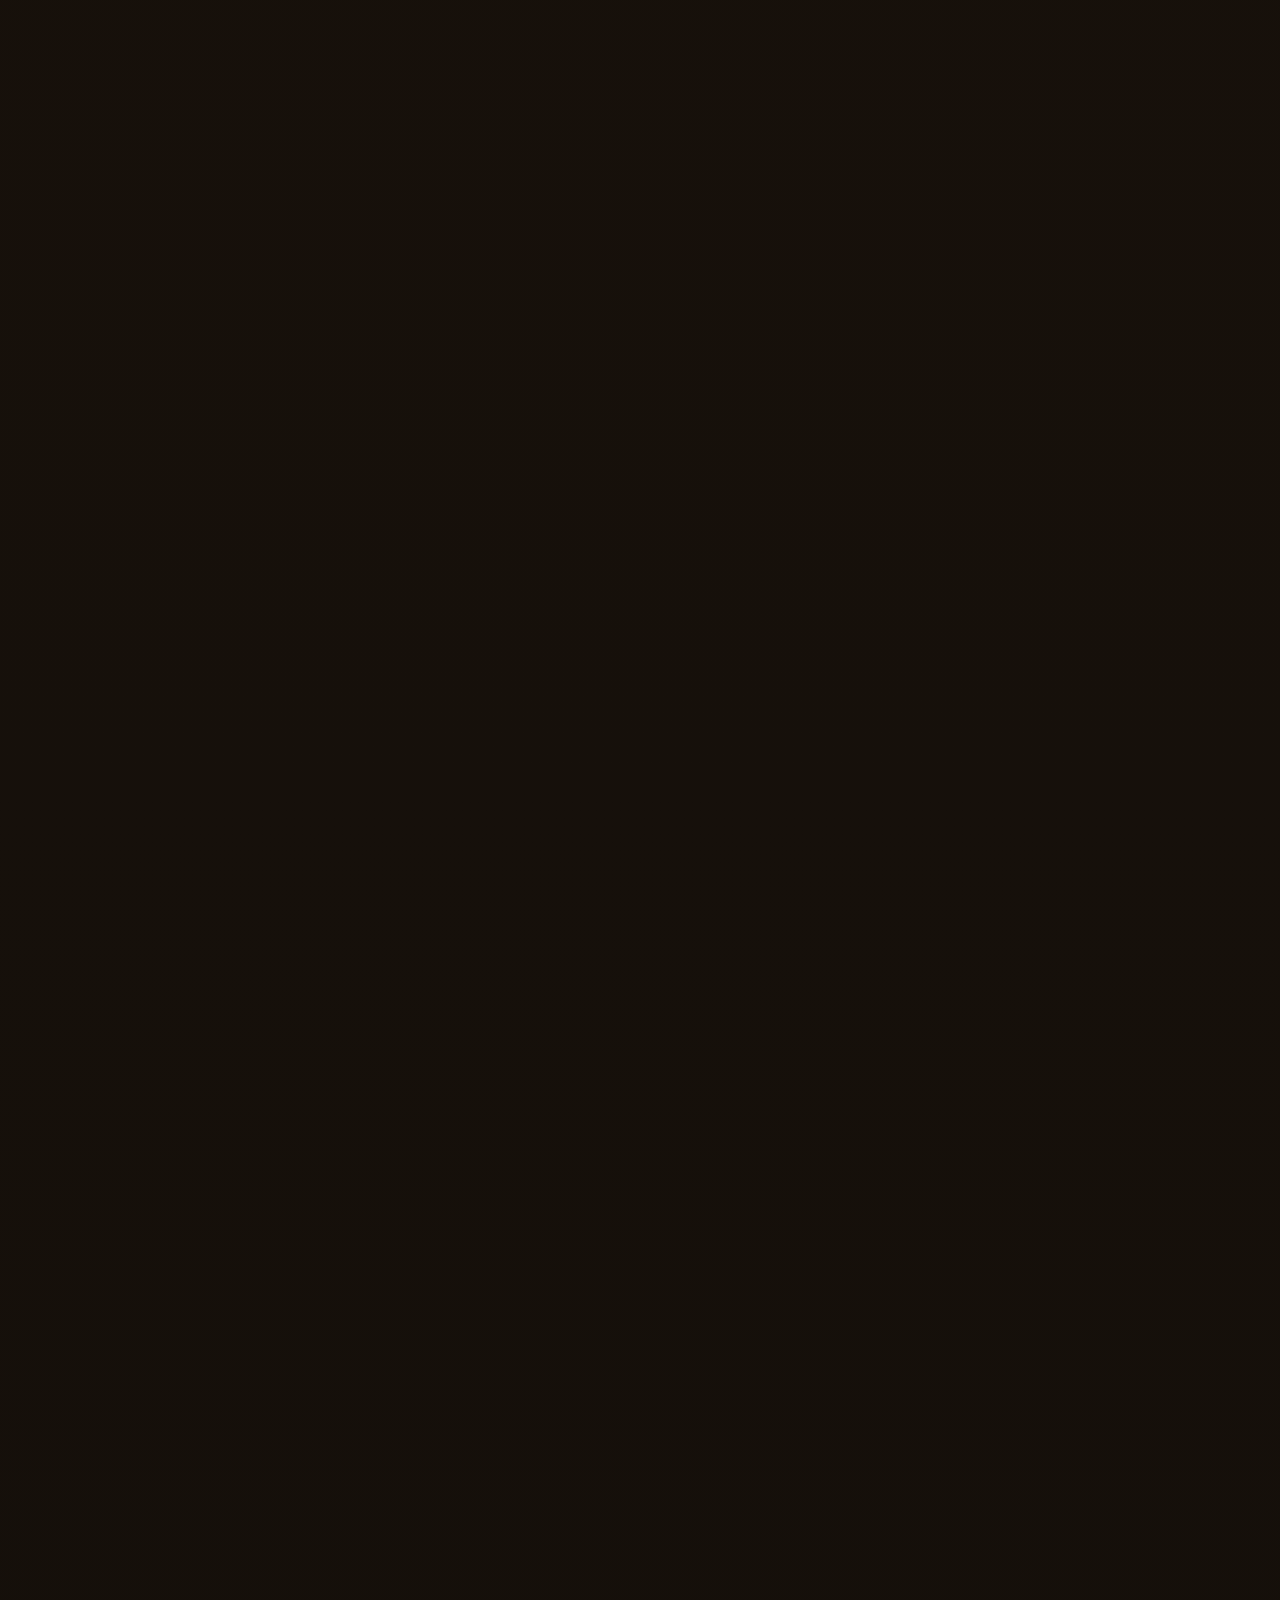
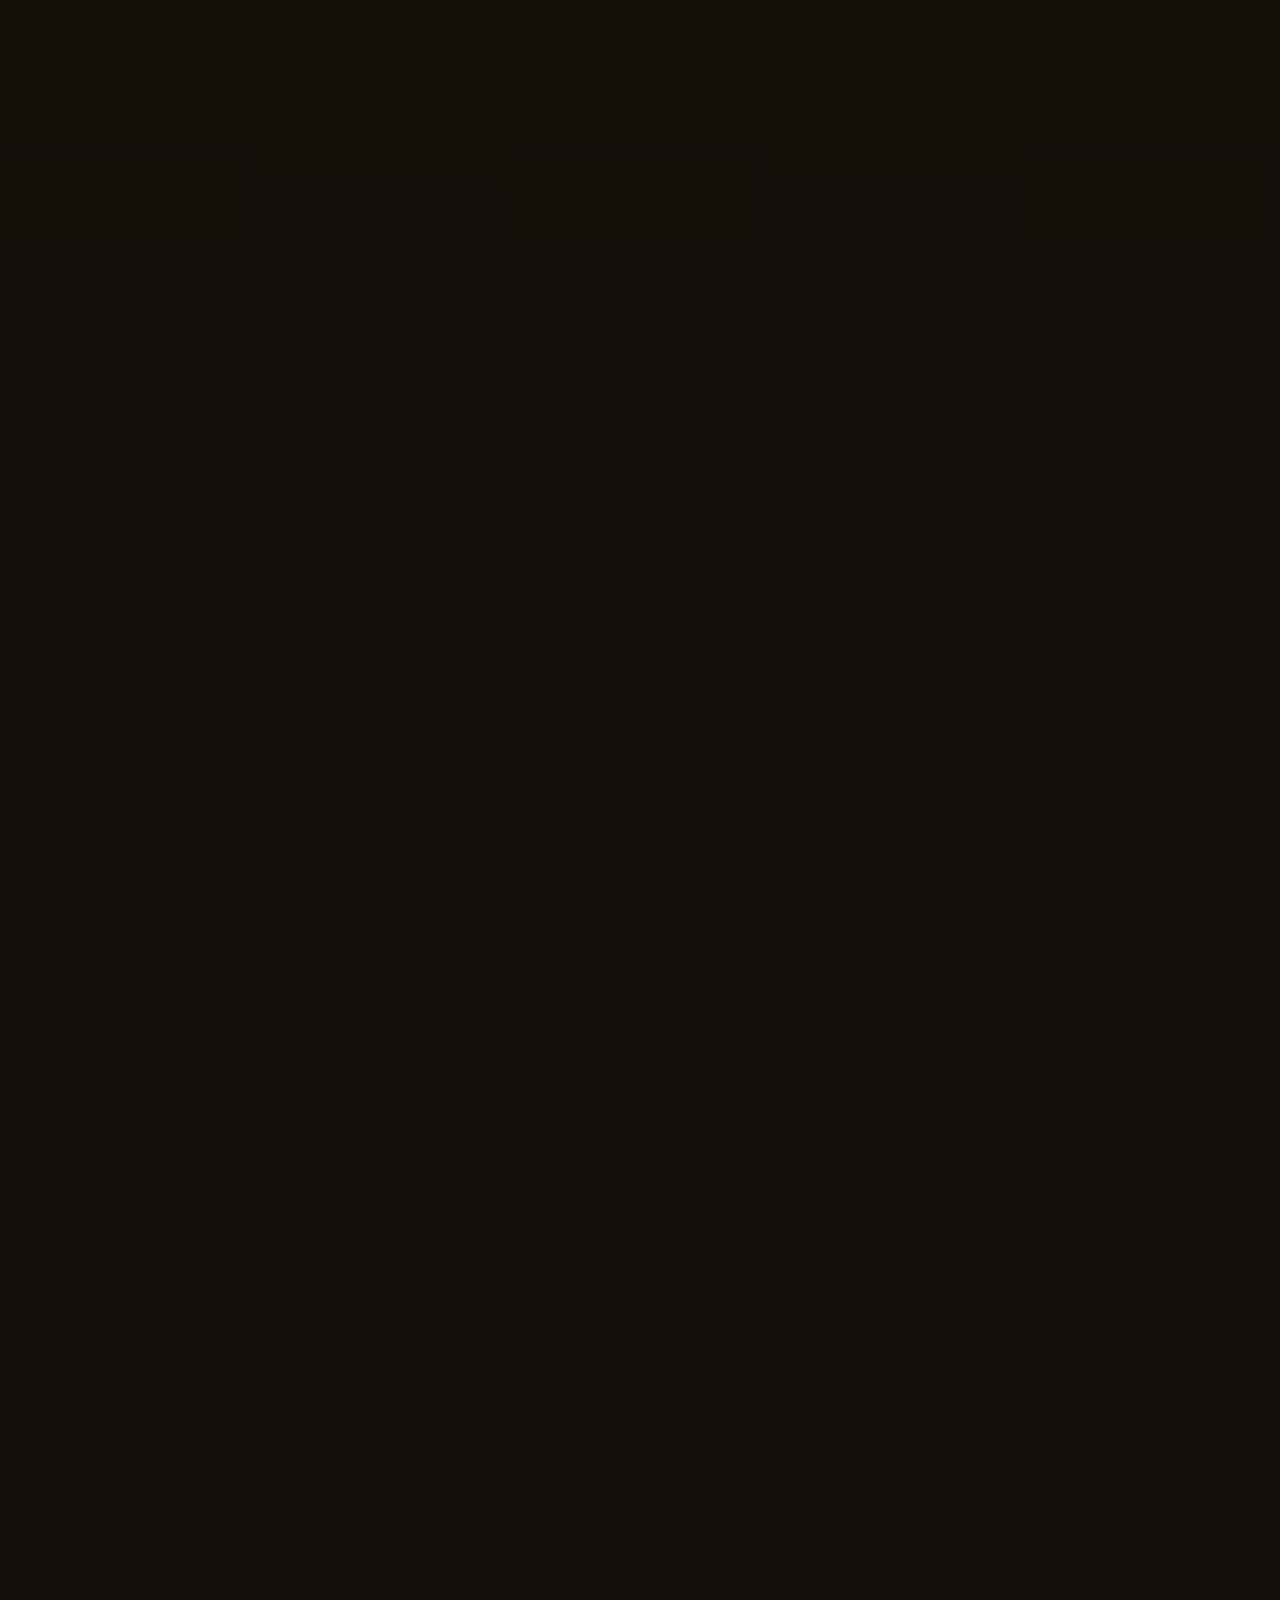
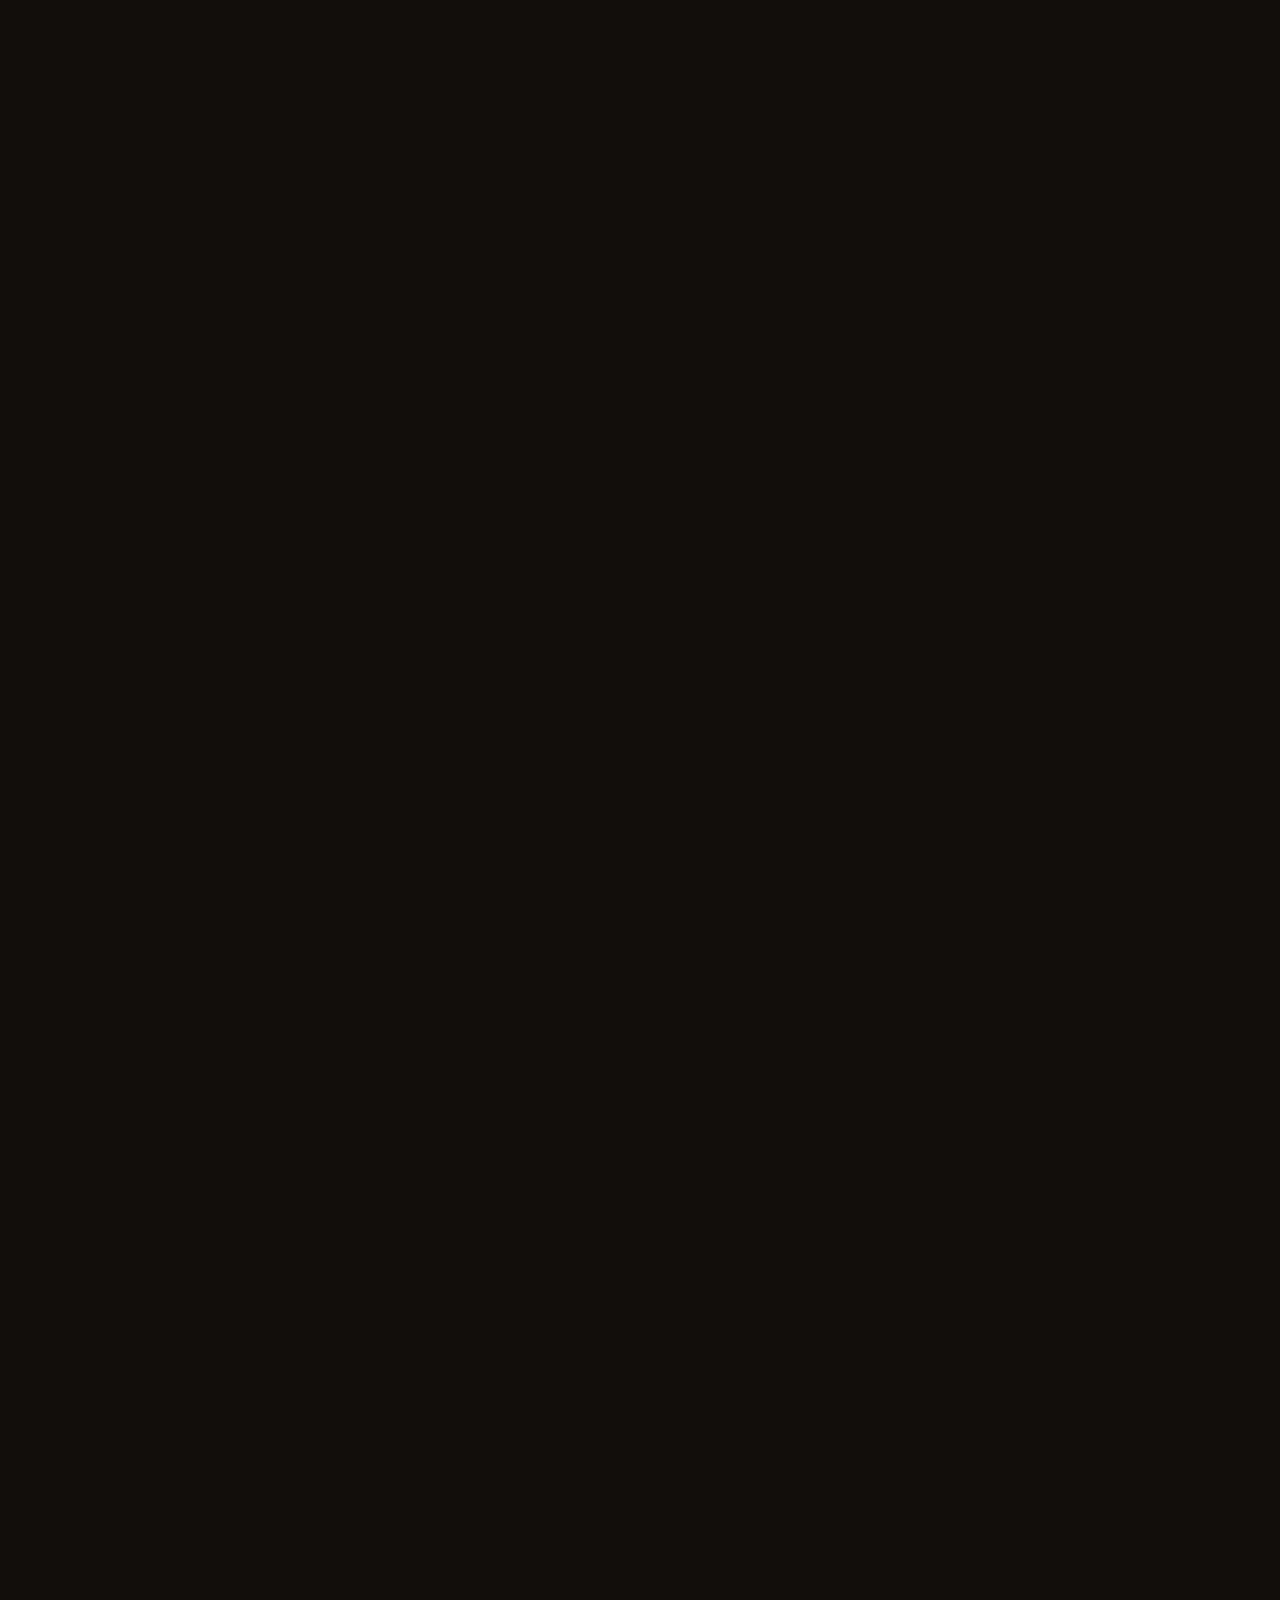
<file: story-without-p22.html>
<!doctype html>
<html lang="zh-CN">
  <head>
    <meta charset="utf-8" />
    <meta name="viewport" content="width=device-width, initial-scale=1" />
    <title>我们的故事</title>
    <link rel="stylesheet" href="./story.css" />
  </head>
  <body>
    <div class="grain" aria-hidden="true"></div>
    <div class="lamp" aria-hidden="true"></div>
    <div class="progress" aria-hidden="true"><span></span></div>

    <main class="desk" aria-label="我们的恋爱故事">
      <section class="memory opening" data-scene>
        <div class="desk-title">
          <p class="kicker">A MEMORY TABLE</p>
          <h1>我们的故事</h1>
          <p>我把你替我记住的那些细节，一件一件摊开。</p>
        </div>
        <figure class="item paper slip" data-id="P-01" style="--r:-4deg">
          <span class="id">P-01</span>
          <figcaption>座位号 1218 / 活动票据 / 手账局部</figcaption>
        </figure>
        <article class="caption stamp">
          <p class="date">2025.03.08</p>
          <h2>命运没有很大的声音，只是刚好让我在人群中看到了你。</h2>
        </article>
      </section>

      <section class="memory cluster first-meet" data-scene>
        <article class="caption">
          <p class="date">2025.03.08 / Hangzhou</p>
          <h2>那天我们从树成林五周年现场，走进了彼此的生命。</h2>
          <p>我们的第一次合照，牵手，杭州的夜晚有点冷，但两颗心正在被点燃。</p>
        </article>
        <figure class="item photo hero-photo" data-id="P-02" style="--r:2deg">
          <span class="id">P-02</span>
          <figcaption>第一次合照，建议选两个人都自然看镜头的一张</figcaption>
        </figure>
        <figure class="item paper note-card" data-id="P-03" style="--r:-7deg">
          <span class="id">P-03</span>
          <figcaption>杭州夜晚 / 牵手 / 羊绒大衣相关素材</figcaption>
        </figure>
      </section>

      <section class="memory archive-flight" data-scene>
        <article class="caption narrow">
          <p class="date">2025.03.22 - 03.23</p>
          <h2>机场不是出发的地方。</h2>
          <p>是你走向我的证据。</p>
        </article>
        <figure class="item ticket" data-id="P-04" style="--r:-2deg">
          <span class="id">P-04</span>
          <figcaption>航班 / 机票 / 机场贴纸：白云机场 → 上海虹桥</figcaption>
        </figure>
        <figure class="item photo small-photo a" data-id="P-05" style="--r:5deg">
          <span class="id">P-05</span>
          <figcaption>飞机座位上的手</figcaption>
        </figure>
        <figure class="item photo small-photo b" data-id="P-06" style="--r:-5deg">
          <span class="id">P-06</span>
          <figcaption>地铁或站台牵手照</figcaption>
        </figure>
      </section>

      <section class="memory contact-memory" data-scene>
        <article class="caption">
          <p class="date">2025 SPRING / DISTANCE DAILY</p>
          <h2>我随手过掉的日子，在你那里都变成了值得记住的画面。</h2>
          <p>原来被人认真喜欢是这种感觉。</p>
        </article>
        <div class="contact-strip three">
          <figure class="item frame" data-id="P-07"><span class="id">P-07</span><figcaption>通话截图：搞怪表情</figcaption></figure>
          <figure class="item frame" data-id="P-08"><span class="id">P-08</span><figcaption>通话截图：打游戏</figcaption></figure>
          <figure class="item frame" data-id="P-09"><span class="id">P-09</span><figcaption>通话截图：睡前陪伴</figcaption></figure>
        </div>
      </section>

      <section class="memory travel-guangzhou" data-scene>
        <figure class="item photo hero-photo wide" data-id="P-10" style="--r:-1deg">
          <span class="id">P-10</span>
          <figcaption>广州珠江边 / 澳门 / 夜晚合照 / 亲吻照</figcaption>
        </figure>
        <figure class="item paper food-ticket" data-id="P-11" style="--r:6deg">
          <span class="id">P-11</span>
          <figcaption>双黄蛋 / 美食 / 接站小细节</figcaption>
        </figure>
        <figure class="item photo trip-extra trip-a" data-id="P-12" style="--r:-5deg">
          <span class="id">P-12</span>
          <figcaption>广州或澳门街景，建议选有地点感的一张</figcaption>
        </figure>
        <figure class="item photo trip-extra trip-b" data-id="P-13" style="--r:4deg">
          <span class="id">P-13</span>
          <figcaption>旅行里的合照 / 亲密瞬间</figcaption>
        </figure>
        <figure class="item paper trip-extra trip-c" data-id="P-14" style="--r:-2deg">
          <span class="id">P-14</span>
          <figcaption>澳门美食 / 饮品 / 小票感素材</figcaption>
        </figure>
        <article class="caption">
          <p class="date">2025.04.03 - 04.06</p>
          <h2>我们一起去广州和澳门。</h2>
          <p>原来旅行最好的风景，是一起看风景的人。</p>
        </article>
      </section>

      <section class="memory one-sentence nanchang" data-scene>
        <article class="caption huge">
          <p class="date">2025.04.05 / Nanchang</p>
          <h2>那些狼狈的瞬间，后来也变成甜蜜的回忆。</h2>
          <p>那天我们看到 8 块钱理发，觉得便宜就去试试。剪完后我不敢照镜子，走出来没多久，就抱着你哭了一会儿。</p>
        </article>
        <figure class="item paper slip" data-id="P-15" style="--r:3deg">
          <span class="id">P-15</span>
          <figcaption>南昌理发 / 理发店 / 通话截图，放一张小图即可</figcaption>
        </figure>
        <figure class="item photo nanchang-photo" data-id="P-16" style="--r:-4deg">
          <span class="id">P-16</span>
          <figcaption>拌粉 / 南昌街景 / 事后一起吃东西的照片</figcaption>
        </figure>
      </section>

      <section class="memory shanghai-walk" data-scene>
        <figure class="item photo hero-photo" data-id="P-17" style="--r:2deg">
          <span class="id">P-17</span>
          <figcaption>上海 City Walk 主图：第一束花 / 街景 / 外滩</figcaption>
        </figure>
        <figure class="item paper flower-tag" data-id="P-18" style="--r:-8deg">
          <span class="id">P-18</span>
          <figcaption>第一束花局部或花束照片</figcaption>
        </figure>
        <article class="caption">
          <p class="date">2025.05.09 - 05.12 / Shanghai</p>
          <h2>那束花不只是花。</h2>
          <p>是我开始学着用具体的东西表达在意。</p>
        </article>
      </section>

      <section class="memory daily-table" data-scene>
        <article class="caption">
          <p class="date">2025 SUMMER</p>
          <h2>我们开始拥有共同餐桌。</h2>
          <p>吃什么，谁做饭，打游戏，睡觉，上班，买菜，原来幸福不是惊喜，是有人陪你过日子。</p>
        </article>
        <div class="table-grid">
          <figure class="item frame large" data-id="P-19"><span class="id">P-19</span><figcaption>一起做饭或一桌饭</figcaption></figure>
          <figure class="item frame tall" data-id="P-20"><span class="id">P-20</span><figcaption>打游戏 / 睡觉 / 房间日常</figcaption></figure>
          <figure class="item frame" data-id="P-21"><span class="id">P-21</span><figcaption>最有代表性的菜</figcaption></figure>
        </div>
      </section>

      <section class="memory archive-concert" data-scene>
        <article class="caption narrow">
          <p class="date">2025.07.27 / Shenzhen</p>
          <h2>陪你去见很重要的人。</h2>
          <p>那不是只去看一场演唱会，而是进入你喜欢的歌、喜欢的人、喜欢的现场。</p>
        </article>
        <figure class="item ticket concert-ticket" data-id="P-23" style="--r:-3deg">
          <span class="id">P-23</span>
          <figcaption>演唱会票根，保留座位号</figcaption>
        </figure>
        <figure class="item photo small-photo c" data-id="P-24" style="--r:4deg">
          <span class="id">P-24</span>
          <figcaption>深圳演唱会合照或亲吻照</figcaption>
        </figure>
      </section>

      <section class="memory birthday" data-scene>
        <figure class="item photo hero-photo portrait" data-id="P-25" style="--r:-2deg">
          <span class="id">P-25</span>
          <figcaption>长沙生日：生日皇冠 / 礼物 / 车站拥抱</figcaption>
        </figure>
        <article class="caption">
          <p class="date">2025.10.18 - 10.19 / Changsha</p>
          <h2>爱不是永远正确。</h2>
          <p>争吵过去以后，我还是想牵你的手。</p>
        </article>
      </section>

      <section class="memory guangzhou-again" data-scene>
        <article class="caption huge">
          <p class="date">2025.11.27 - 11.30 / Guangzhou</p>
          <h2>三拼三散。</h2>
          <p>我们把平凡的小时，也过成了电影镜头。</p>
        </article>
        <figure class="item paper slip" data-id="P-26" style="--r:5deg">
          <span class="id">P-26</span>
          <figcaption>拼豆 / 夕阳拍照 / 广州三天三晚</figcaption>
        </figure>
      </section>

      <section class="memory winter" data-scene>
        <article class="caption">
          <p class="date">2026.01.19 - 01.27</p>
          <h2>上海、苏州、南京。</h2>
          <p>后来我们一起走过了很多地方，上海的雪，苏州的街，南京的灯，我爱你。</p>
        </article>
        <div class="winter-board">
          <figure class="item photo winter-main" data-id="P-27"><span class="id">P-27</span><figcaption>上海：民宿 / 校园 / 你给她拍的照片</figcaption></figure>
          <figure class="item frame" data-id="P-28"><span class="id">P-28</span><figcaption>生日礼物 / 鞋子 / 信封 / 童年玩具</figcaption></figure>
          <figure class="item frame" data-id="P-29"><span class="id">P-29</span><figcaption>苏州：合照 / 小吃 / 珠串手链</figcaption></figure>
          <figure class="item frame" data-id="P-30"><span class="id">P-30</span><figcaption>南京：鸡鸣寺 / 灯 / 花</figcaption></figure>
        </div>
      </section>

      <section class="memory anniversary" data-scene>
        <article class="caption huge">
          <p class="date">2026.03.08 / Hangzhou</p>
          <h2>希望我们永远不要走散了。</h2>
          <p>一年前我们在这里相遇。一年后，我们又回到这里。</p>
        </article>
        <figure class="item photo hero-photo portrait" data-id="P-31" style="--r:2deg">
          <span class="id">P-31</span>
          <figcaption>杭州一周年合照，选择靠得很近、像时间闭环的一张</figcaption>
        </figure>
      </section>

      <section class="memory letter-memory" data-scene>
        <figure class="item paper letter" data-id="P-32" style="--r:-1deg">
          <span class="id">P-32</span>
          <figcaption>2026.4.30 手写信局部，建议裁切文字区域，不要整张铺满</figcaption>
        </figure>
        <article class="caption">
          <p class="date">2026.04.30</p>
          <h2>你把昨天都记录了下来，那我们的明天就一起写吧。</h2>
          <p>原来故事被记录的人一直是我，拿着镜头的人一直是你。</p>
        </article>
      </section>

      <section class="memory map-memory" id="city-map" data-scene>
        <article class="caption">
          <p class="date">1500km / Places we met</p>
          <h2>每一次奔赴，都在地图上留下了一点光。</h2>
          <p>这些城市不是景点清单，是我们一次次见面、分别、再见面的证据。</p>
        </article>
        <div class="map-stage">
          <div class="map-header">
            <span>OUR CITIES</span>
            <span>2025 - 2026</span>
          </div>
          <div class="china-map" aria-label="我们一起去过的中国城市地图">
            <div class="map-canvas">
              <img class="china-base-map" src="./assets/maps/china-provinces.svg" alt="完整中国省级地图" />
              <svg class="route-layer" viewBox="0 0 1000 850" aria-hidden="true">
                <path d="M835 548 C812 530 782 528 758 548 C724 576 742 624 688 652 C642 676 668 735 735 744 C772 748 786 732 806 736" />
                <path d="M858 518 C838 512 815 514 792 525 C764 538 750 560 742 590" />
              </svg>
              <span class="city-pin pin-nanjing" style="--x: 78%; --y: 58%; --lx: -3.7rem; --ly: -1.45rem"><i></i><b>南京</b></span>
              <span class="city-pin pin-shanghai major" style="--x: 86%; --y: 61%; --lx: 1rem; --ly: -1.35rem"><i></i><b>上海</b></span>
              <span class="city-pin pin-suzhou" style="--x: 82%; --y: 61%; --lx: -3.5rem; --ly: 0.5rem"><i></i><b>苏州</b></span>
              <span class="city-pin pin-hangzhou major" style="--x: 84%; --y: 66%; --lx: 1rem; --ly: 0.75rem"><i></i><b>杭州</b></span>
              <span class="city-pin pin-nanchang" style="--x: 76%; --y: 73%; --lx: 0.9rem; --ly: -0.35rem"><i></i><b>南昌</b></span>
              <span class="city-pin pin-changsha" style="--x: 68%; --y: 76%; --lx: -3.75rem; --ly: 0.5rem"><i></i><b>长沙</b></span>
              <span class="city-pin pin-guangzhou major" style="--x: 74%; --y: 87%; --lx: -1.15rem; --ly: -2.1rem"><i></i><b>广州</b></span>
              <span class="city-pin pin-shenzhen" style="--x: 79.5%; --y: 86.7%; --lx: 1rem; --ly: -0.35rem"><i></i><b>深圳</b></span>
              <span class="city-pin pin-macao major" style="--x: 73.2%; --y: 88.7%; --lx: -3.65rem; --ly: 0.65rem"><i></i><b>澳门</b></span>
            </div>
            <p>杭州、上海、广州、澳门、南昌、深圳、长沙、苏州、南京。后来我才发现，地图上的距离很远，可我们一直在靠近。</p>
          </div>
        </div>
      </section>

      <section class="memory ending" data-scene>
        <p class="kicker">TO BE CONTINUED</p>
        <h2>未完待续</h2>
        <p>我们还有很多页没有写完。</p>
      </section>
    </main>

    <script src="./story.js"></script>
  </body>
</html>
</file>
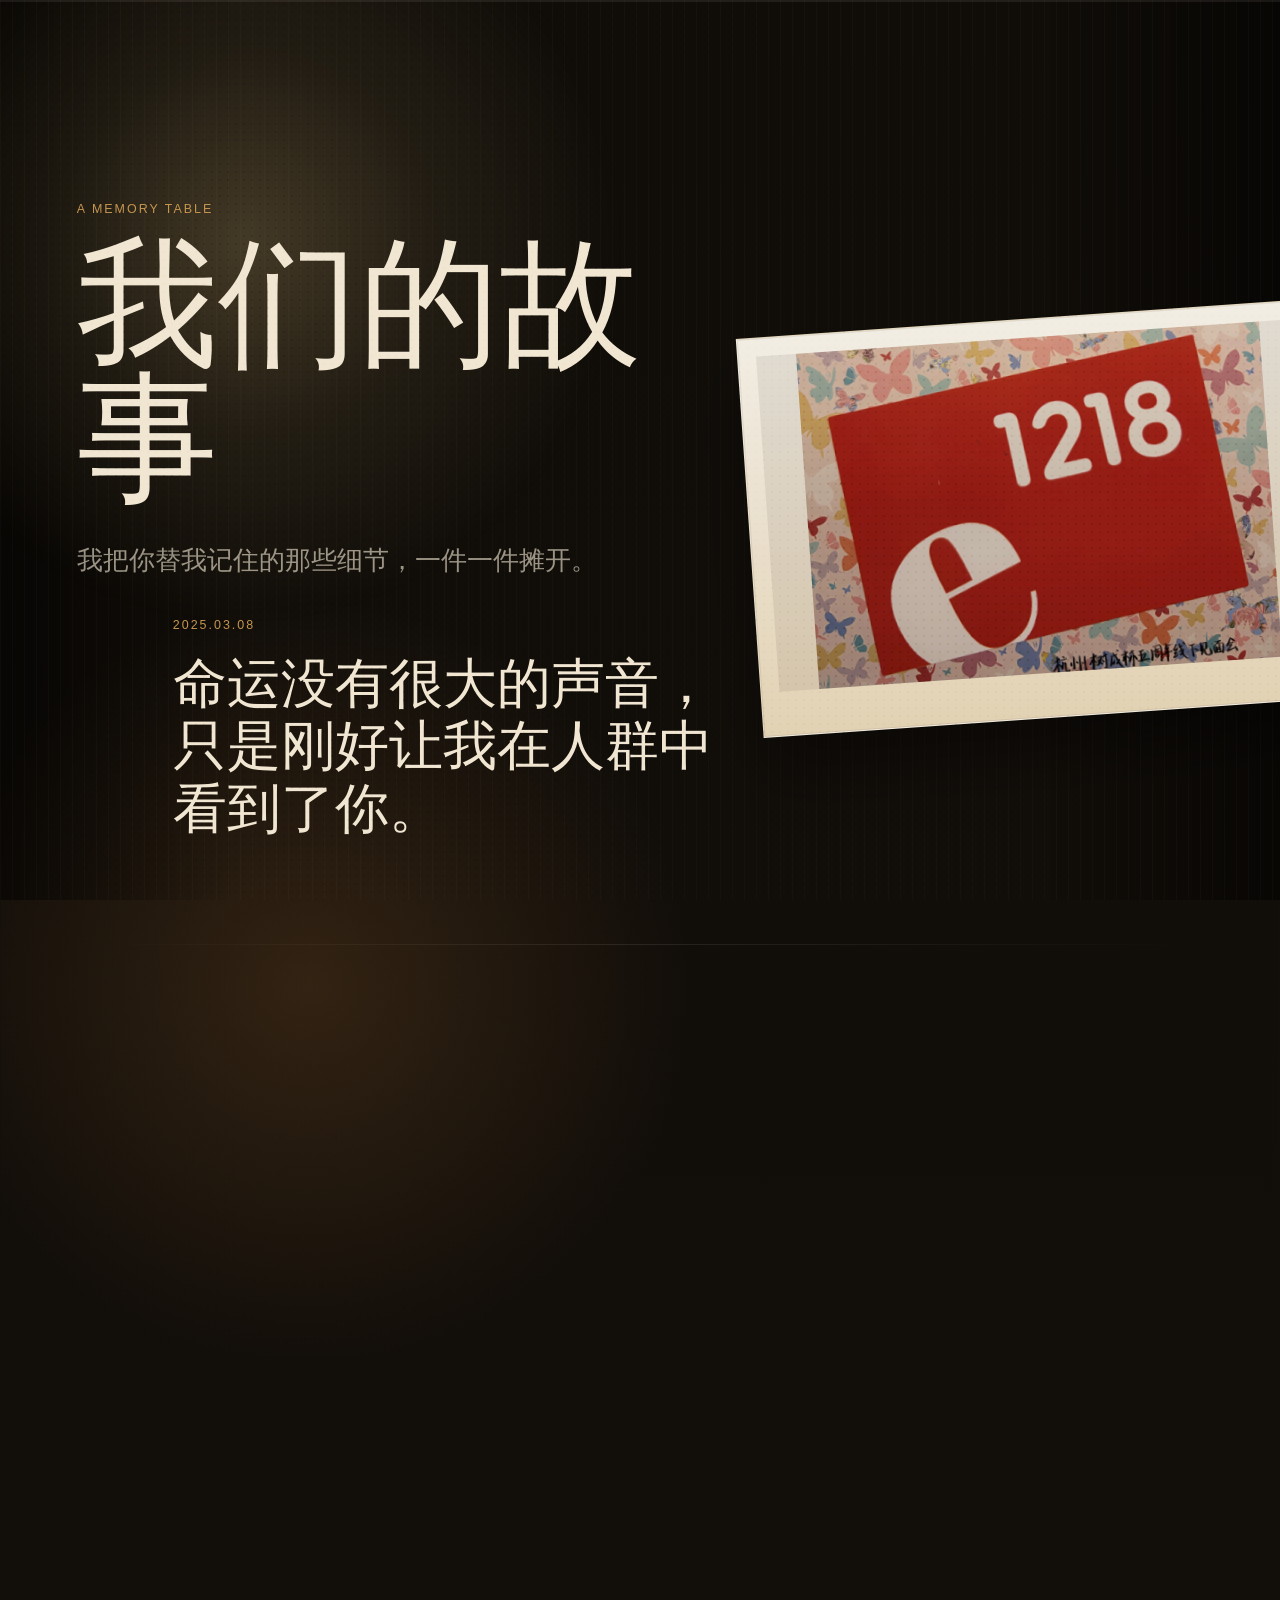
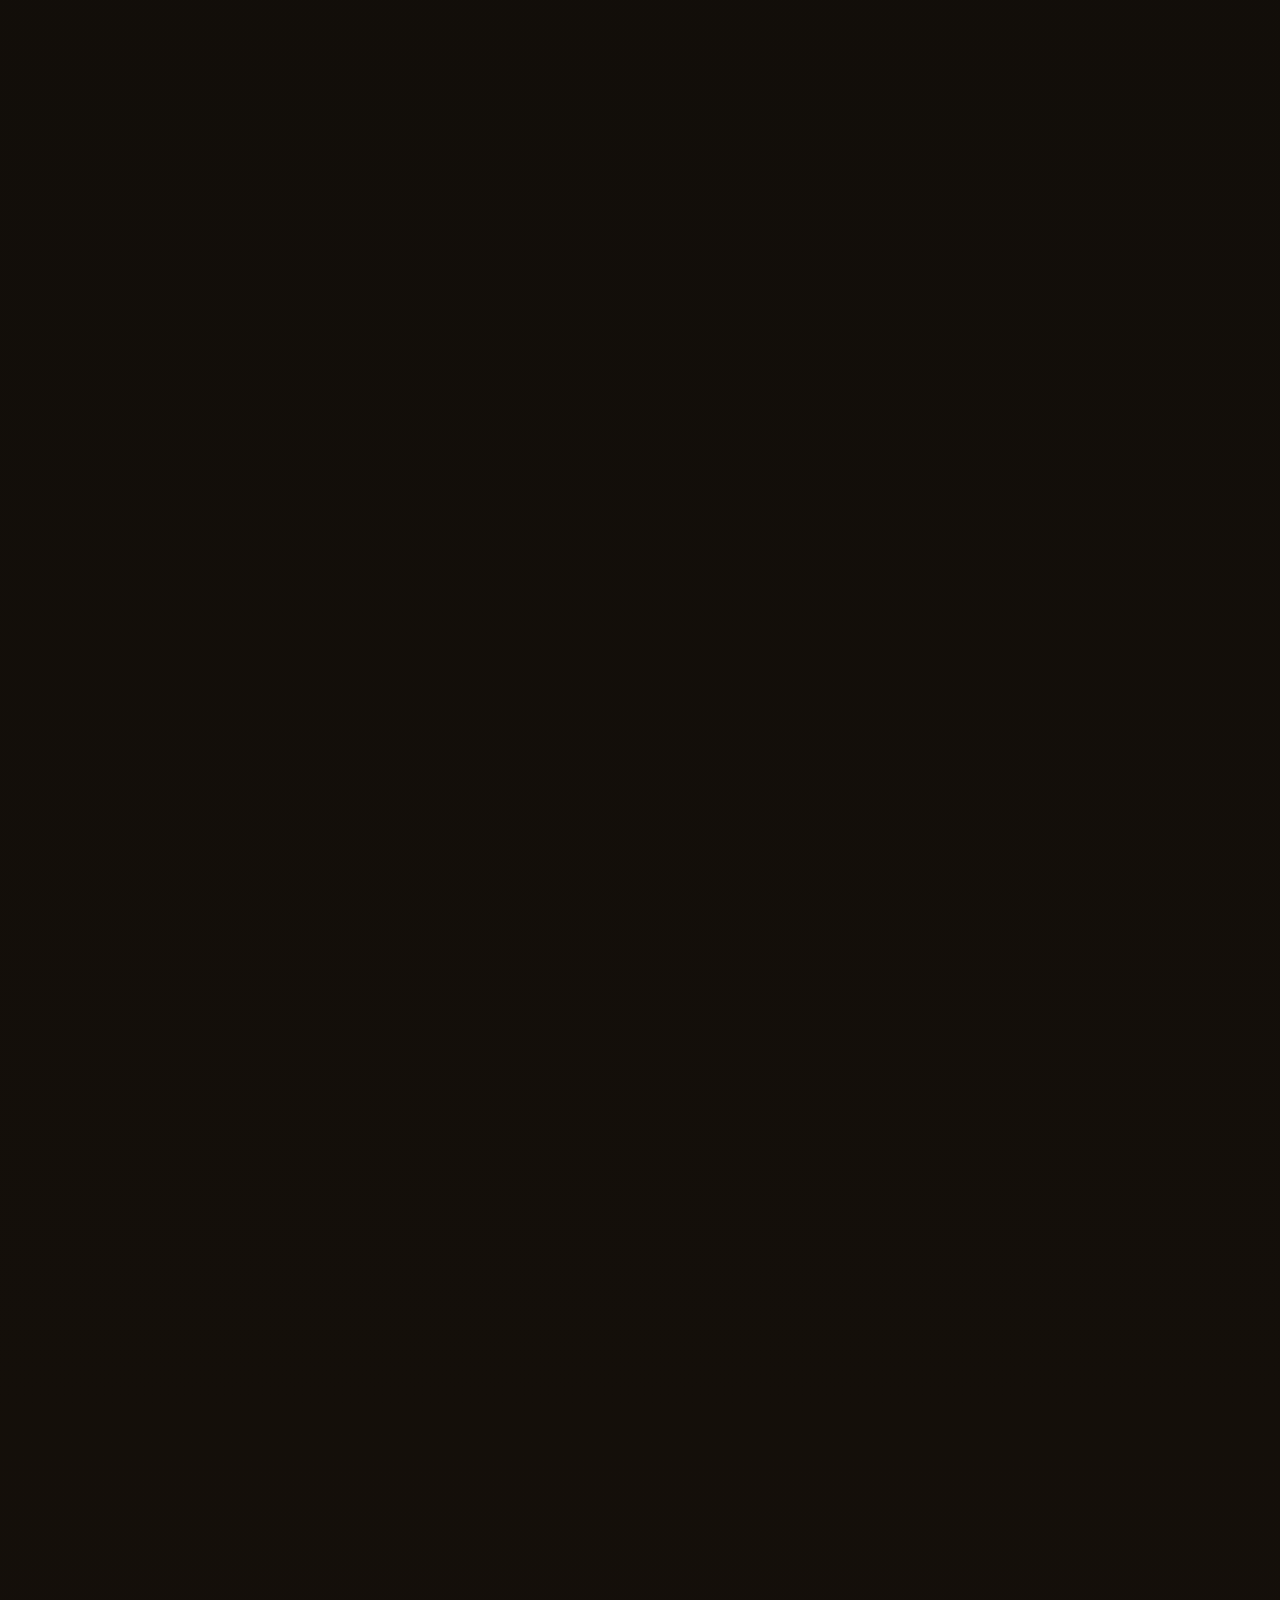
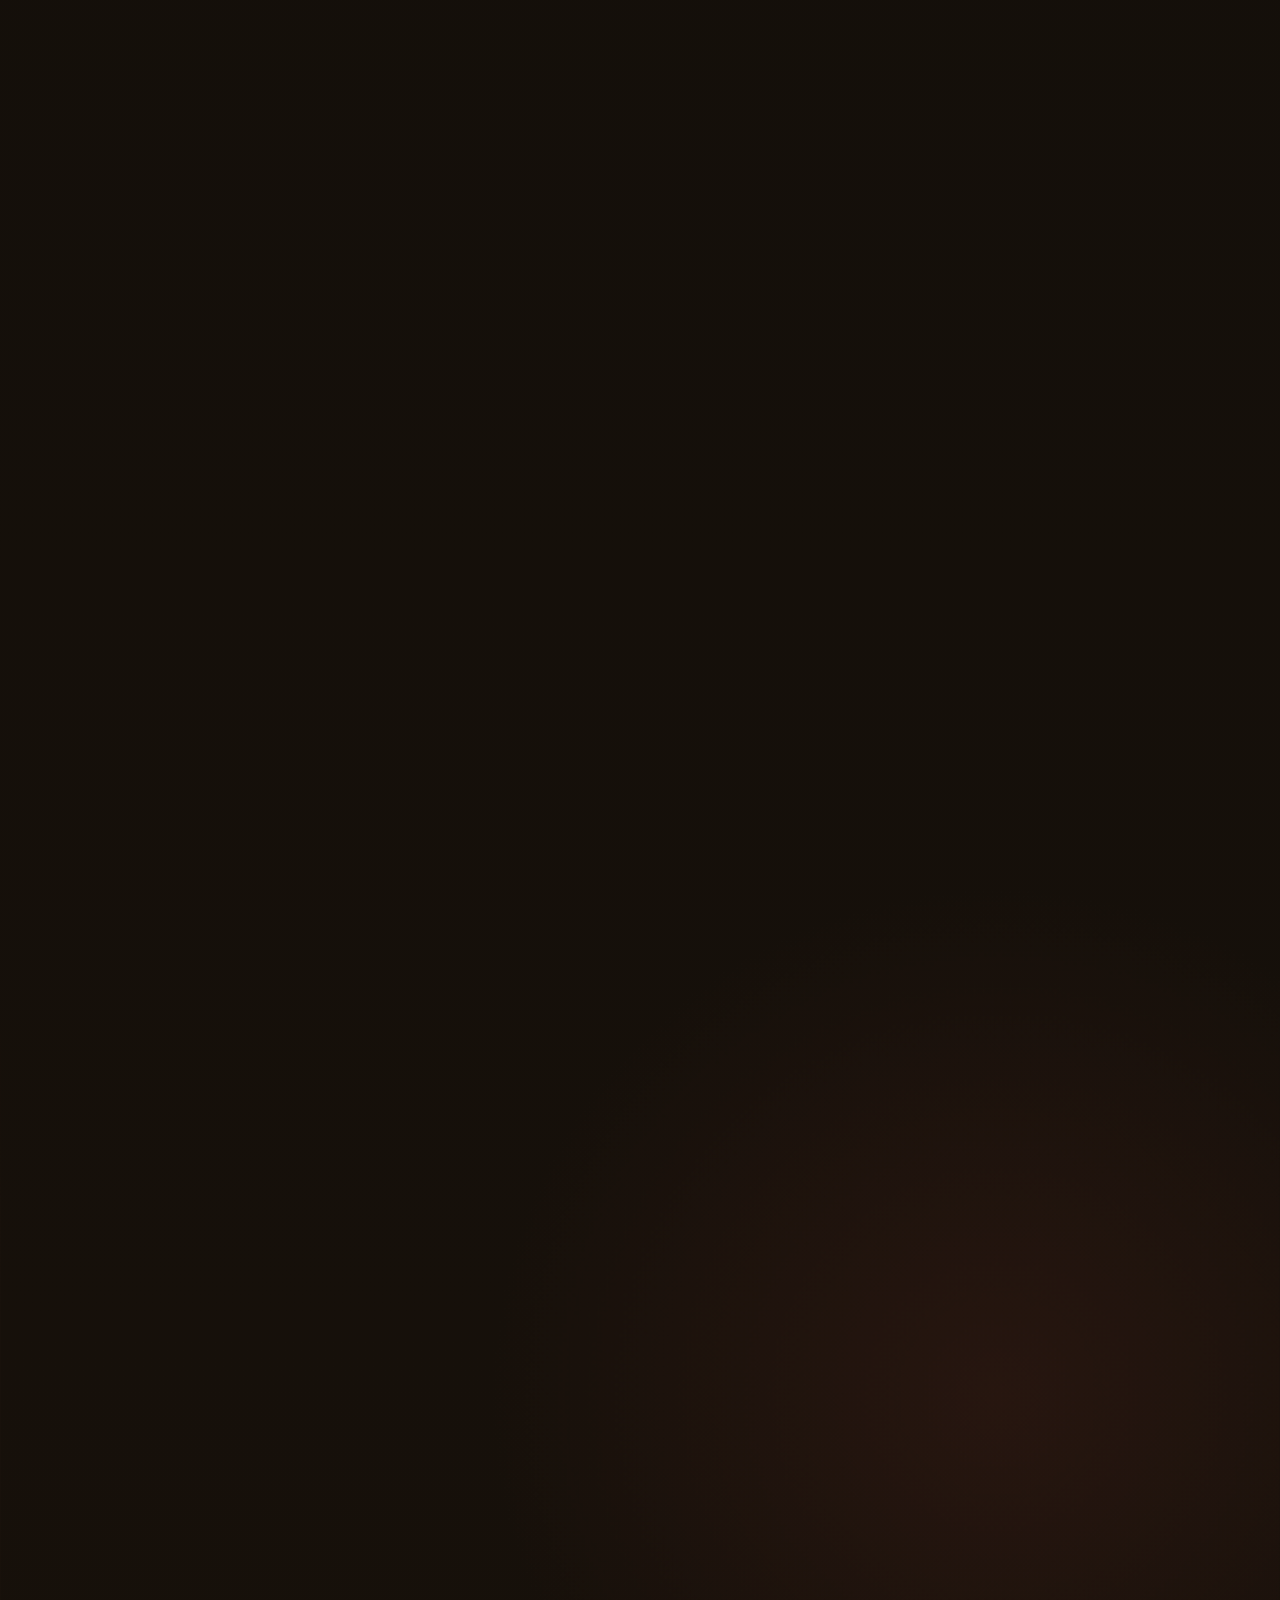
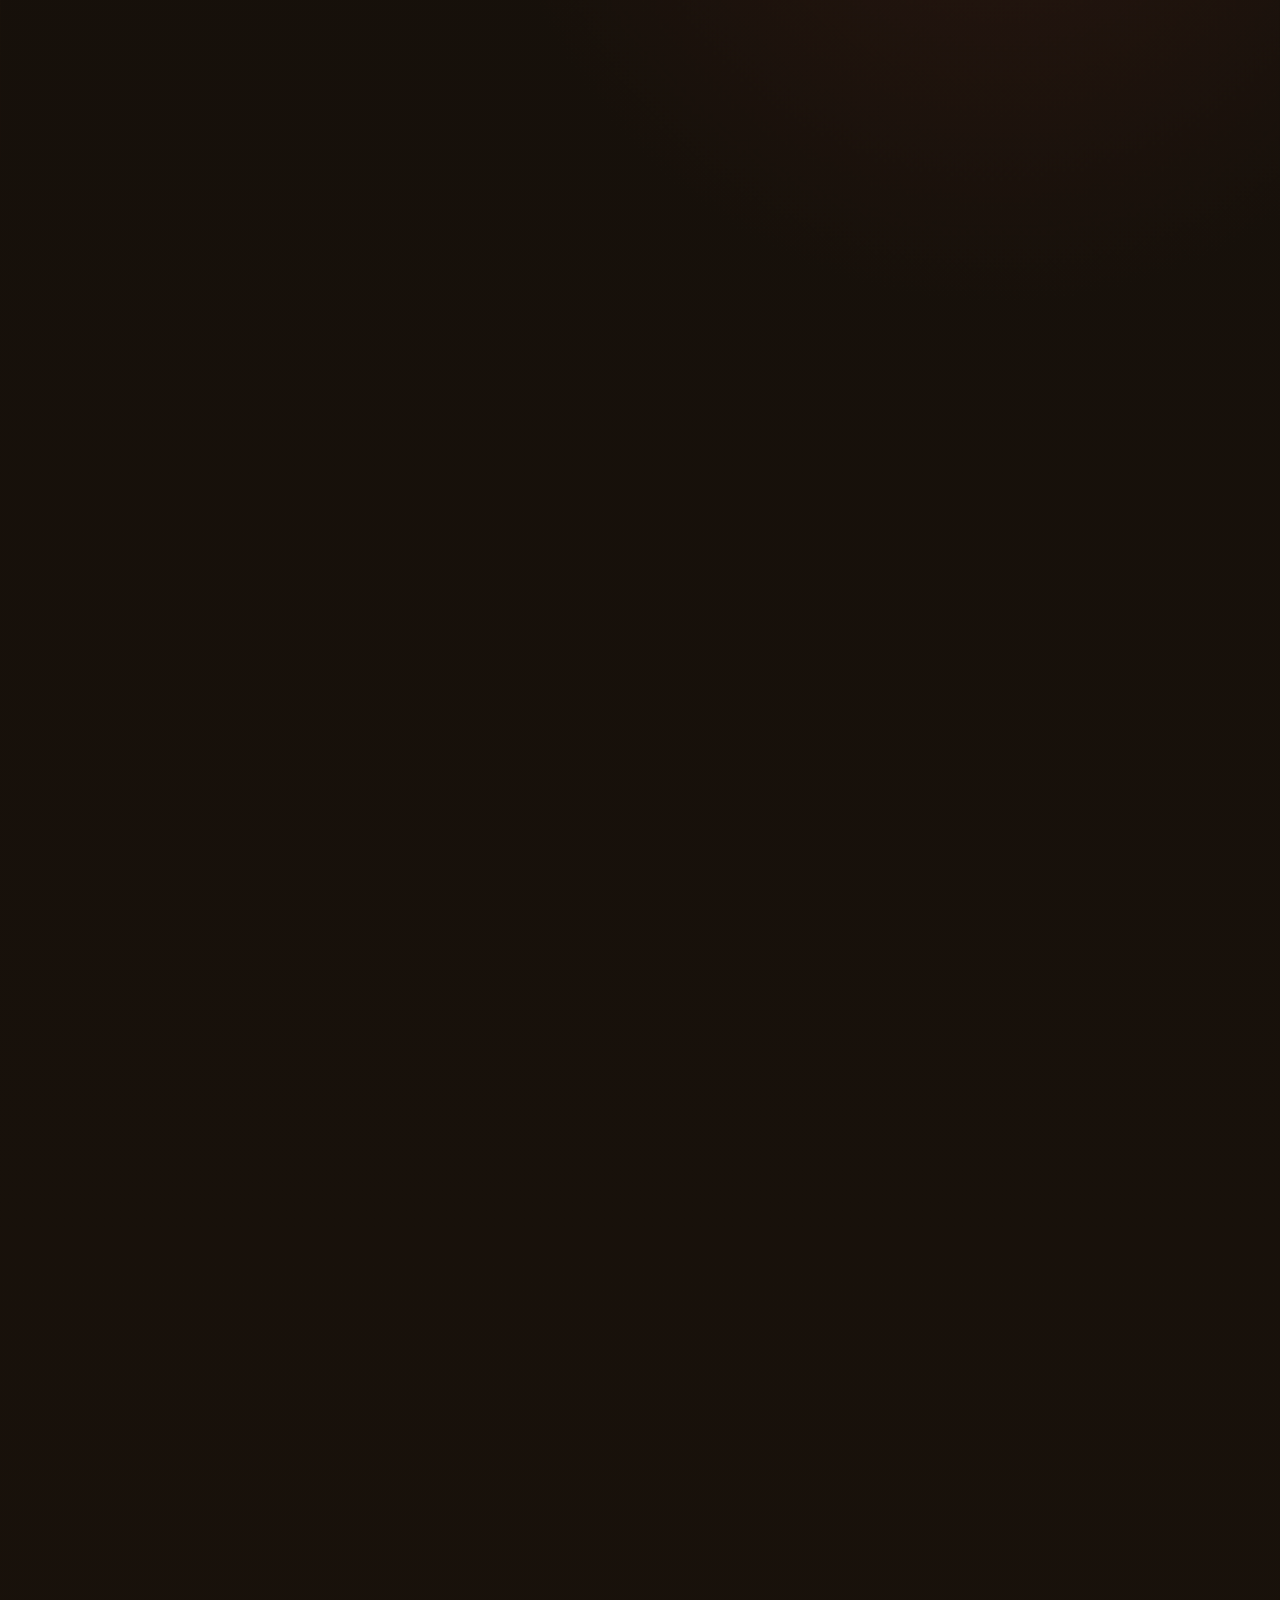
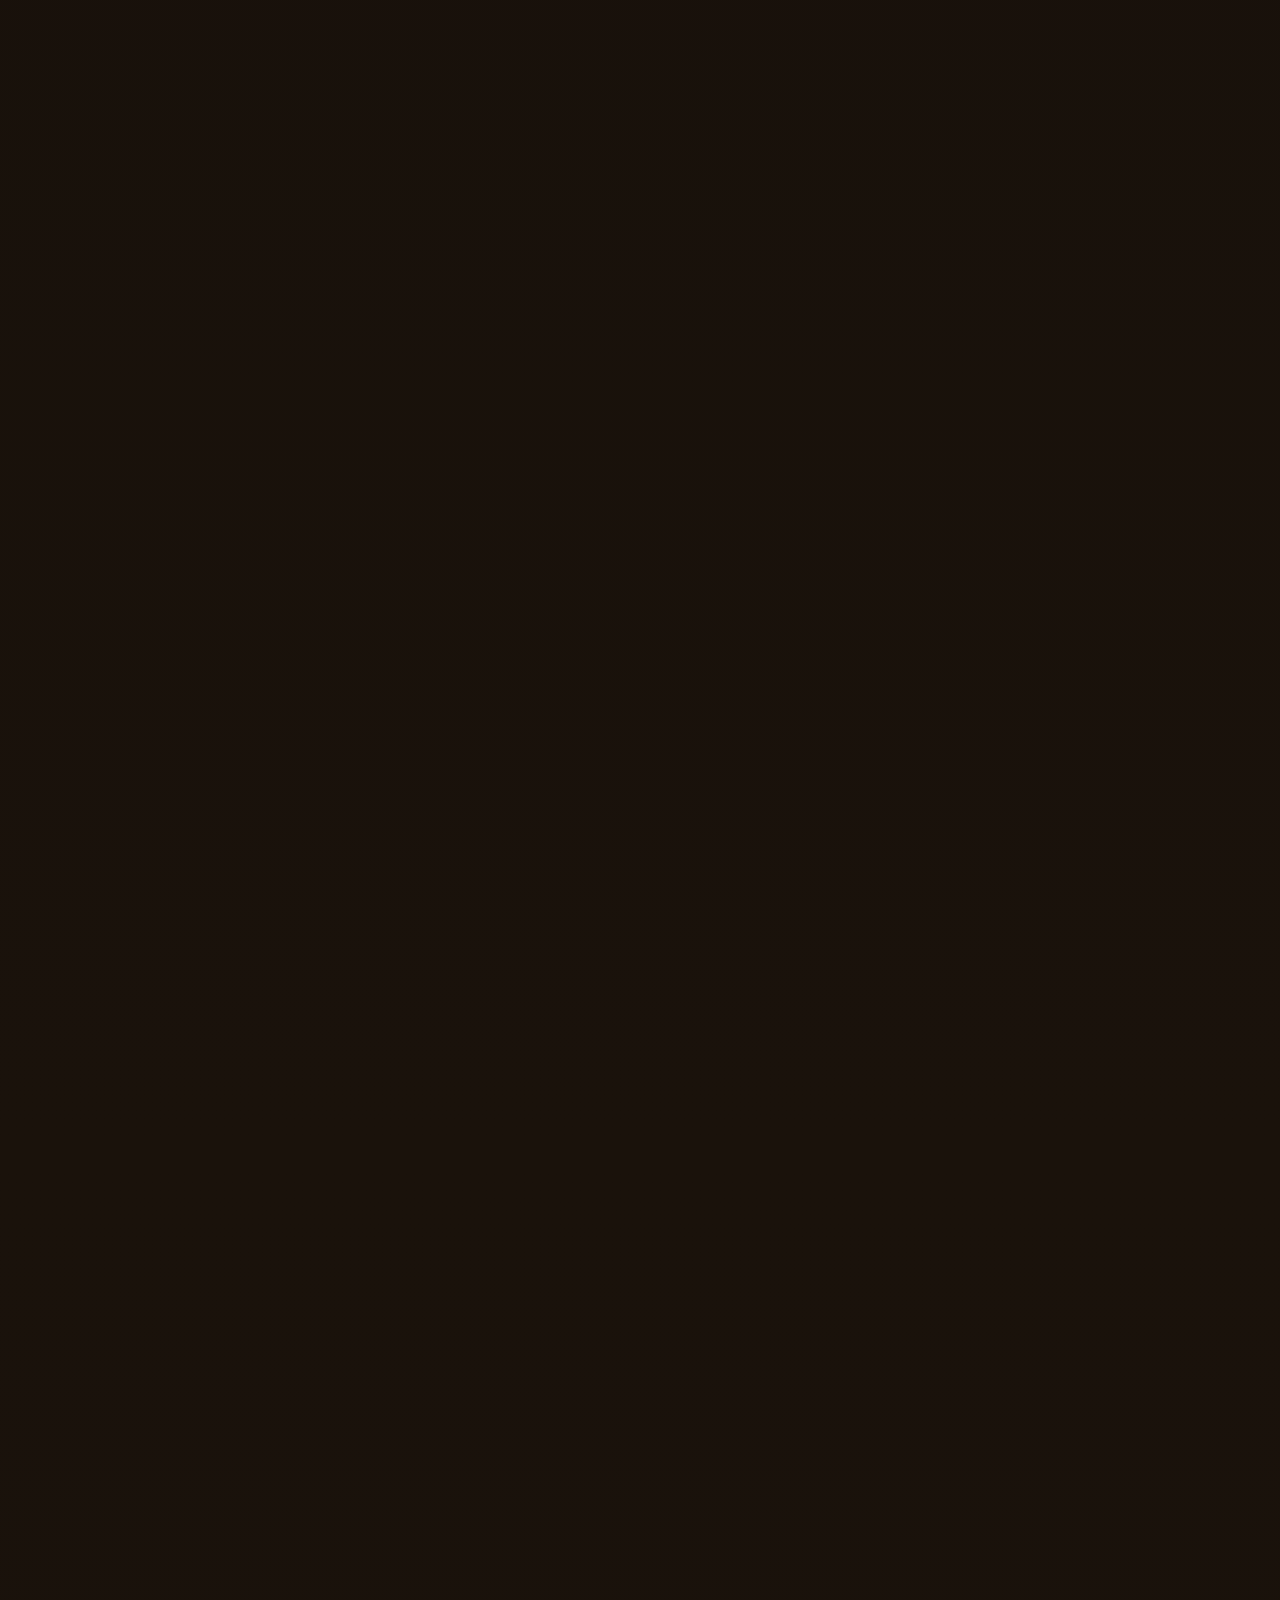
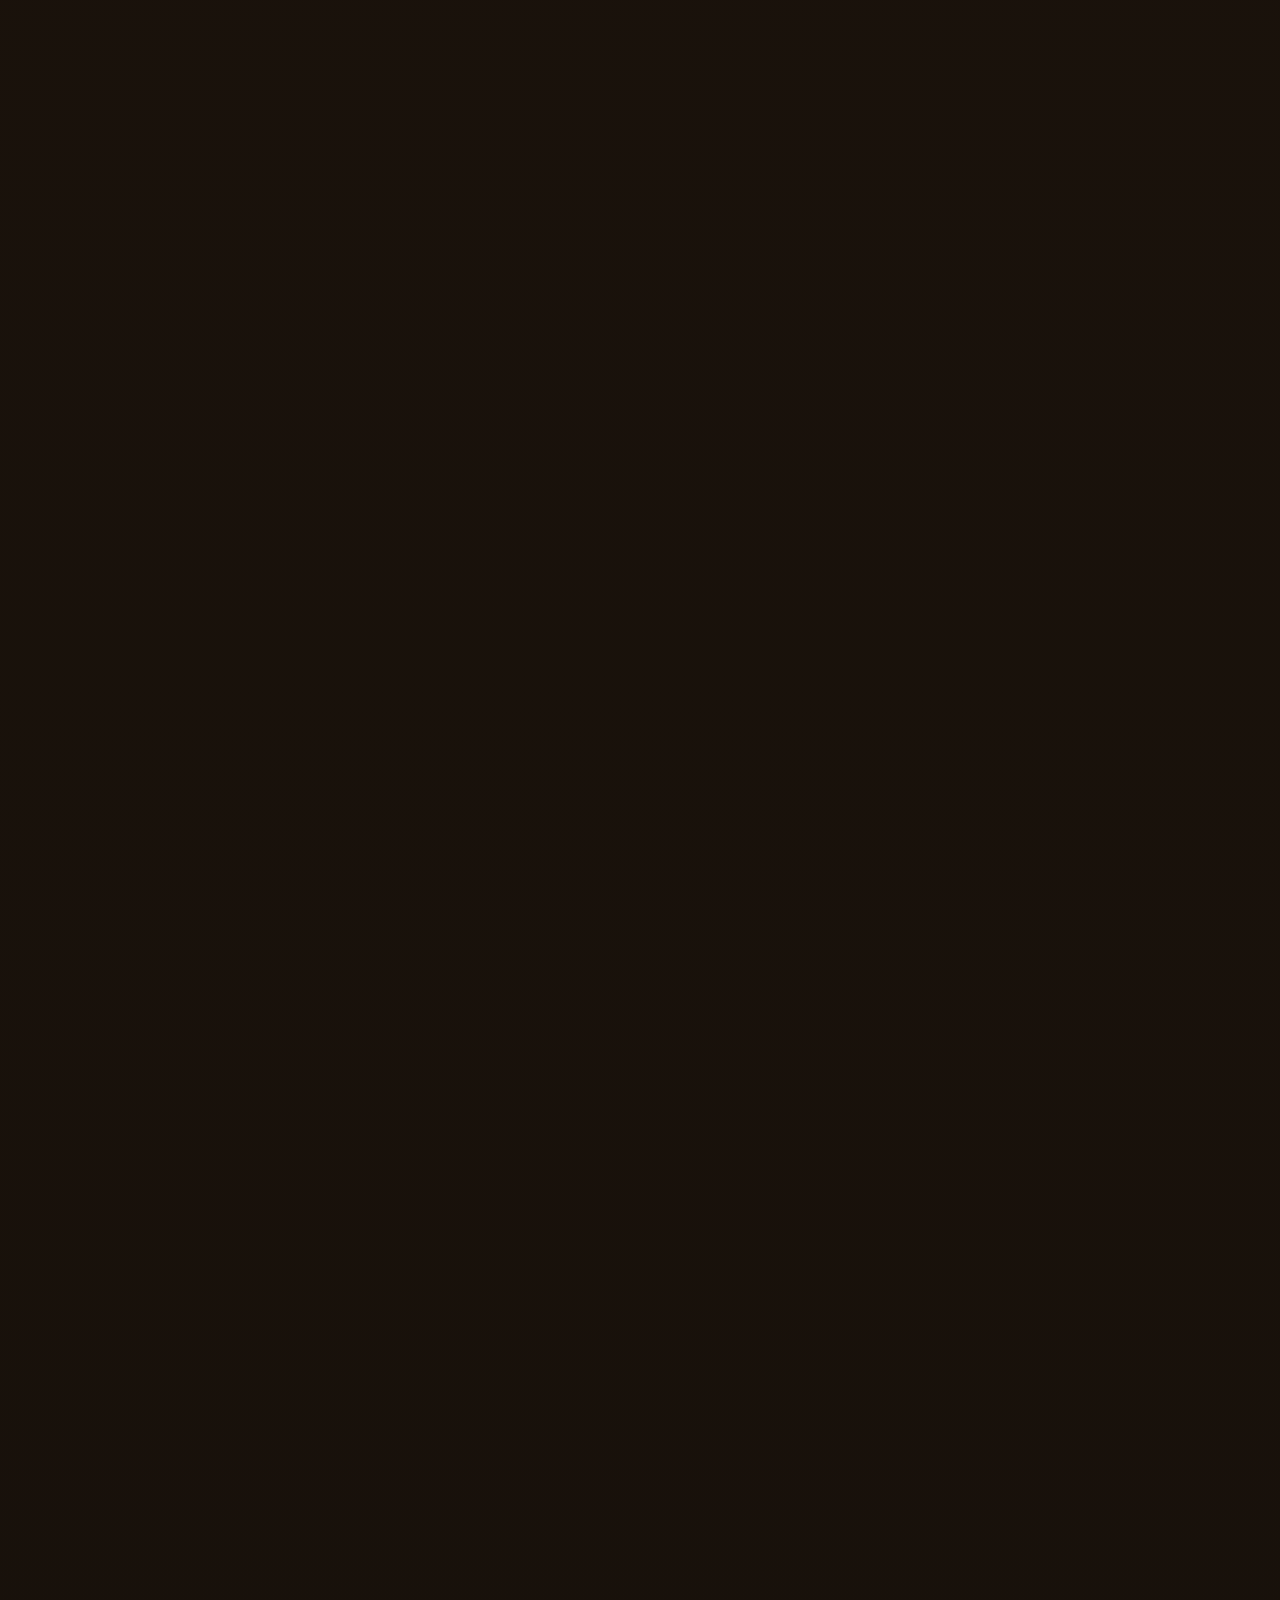
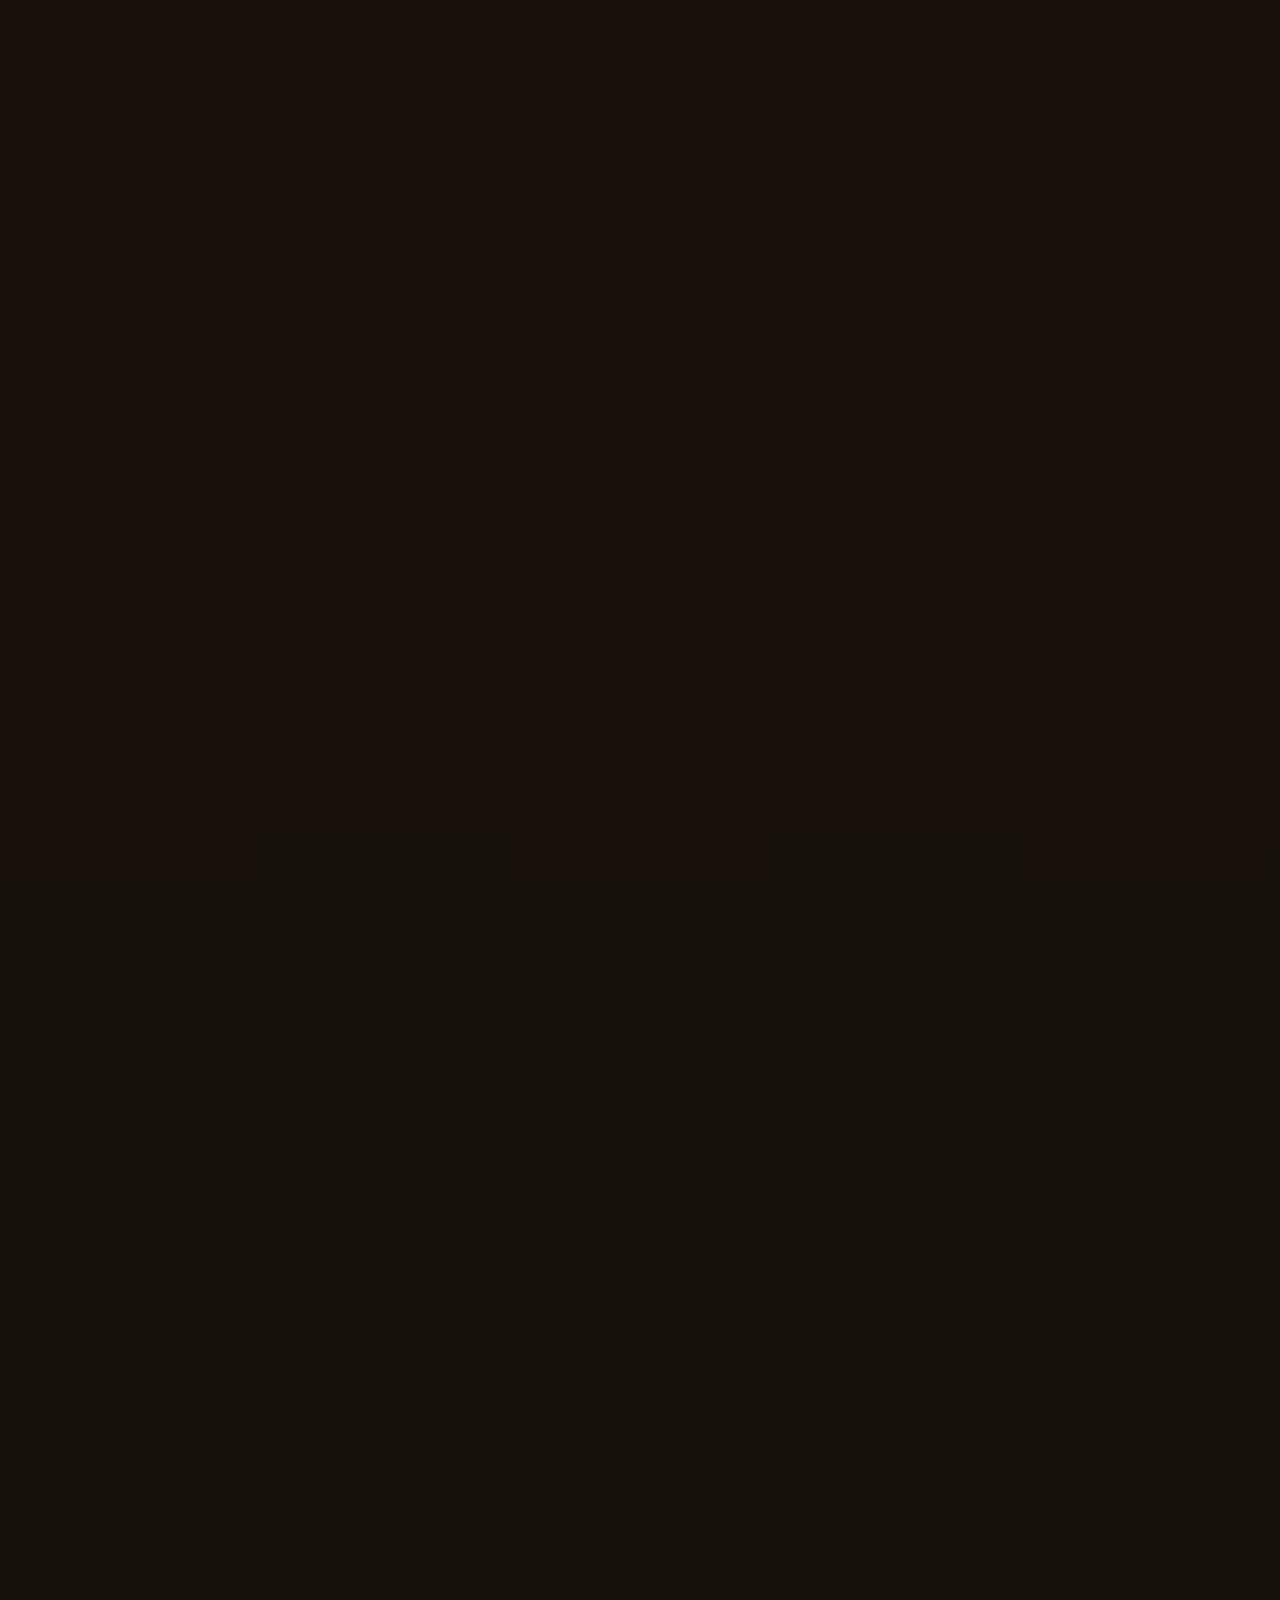
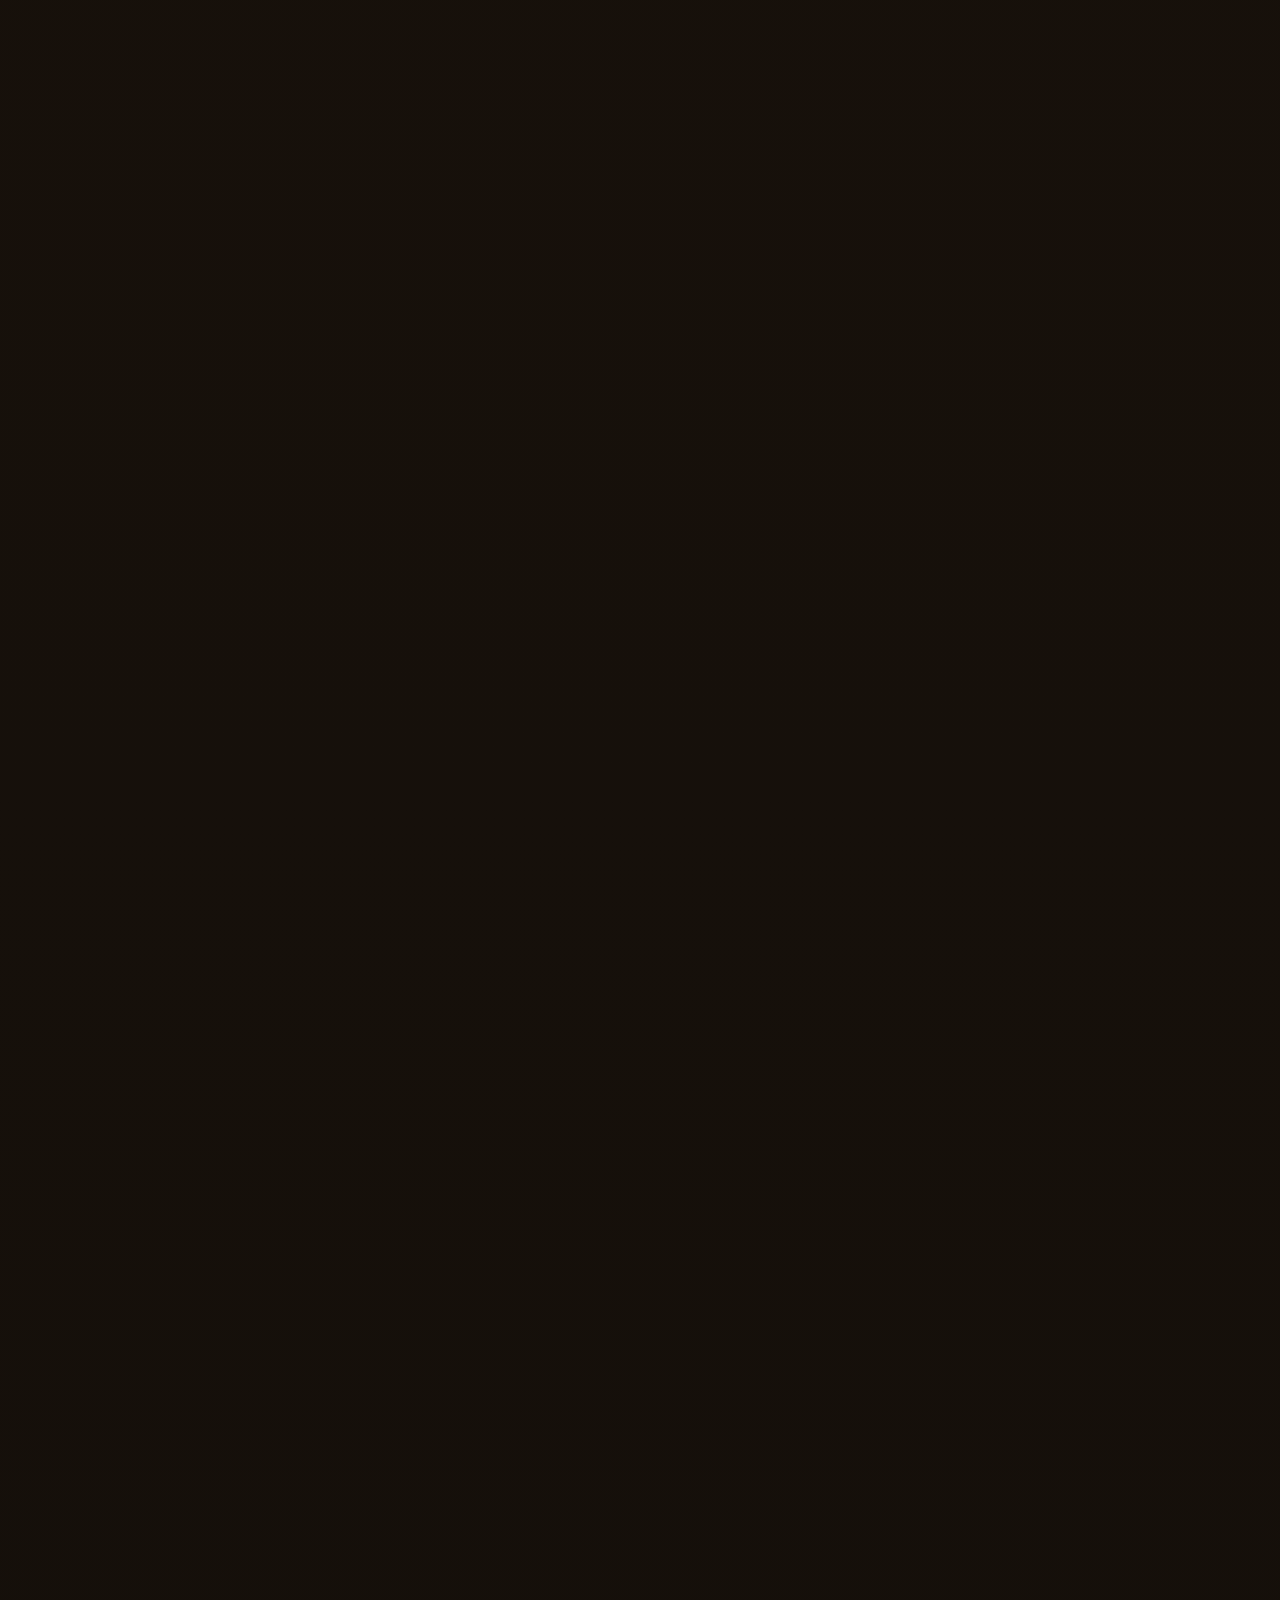
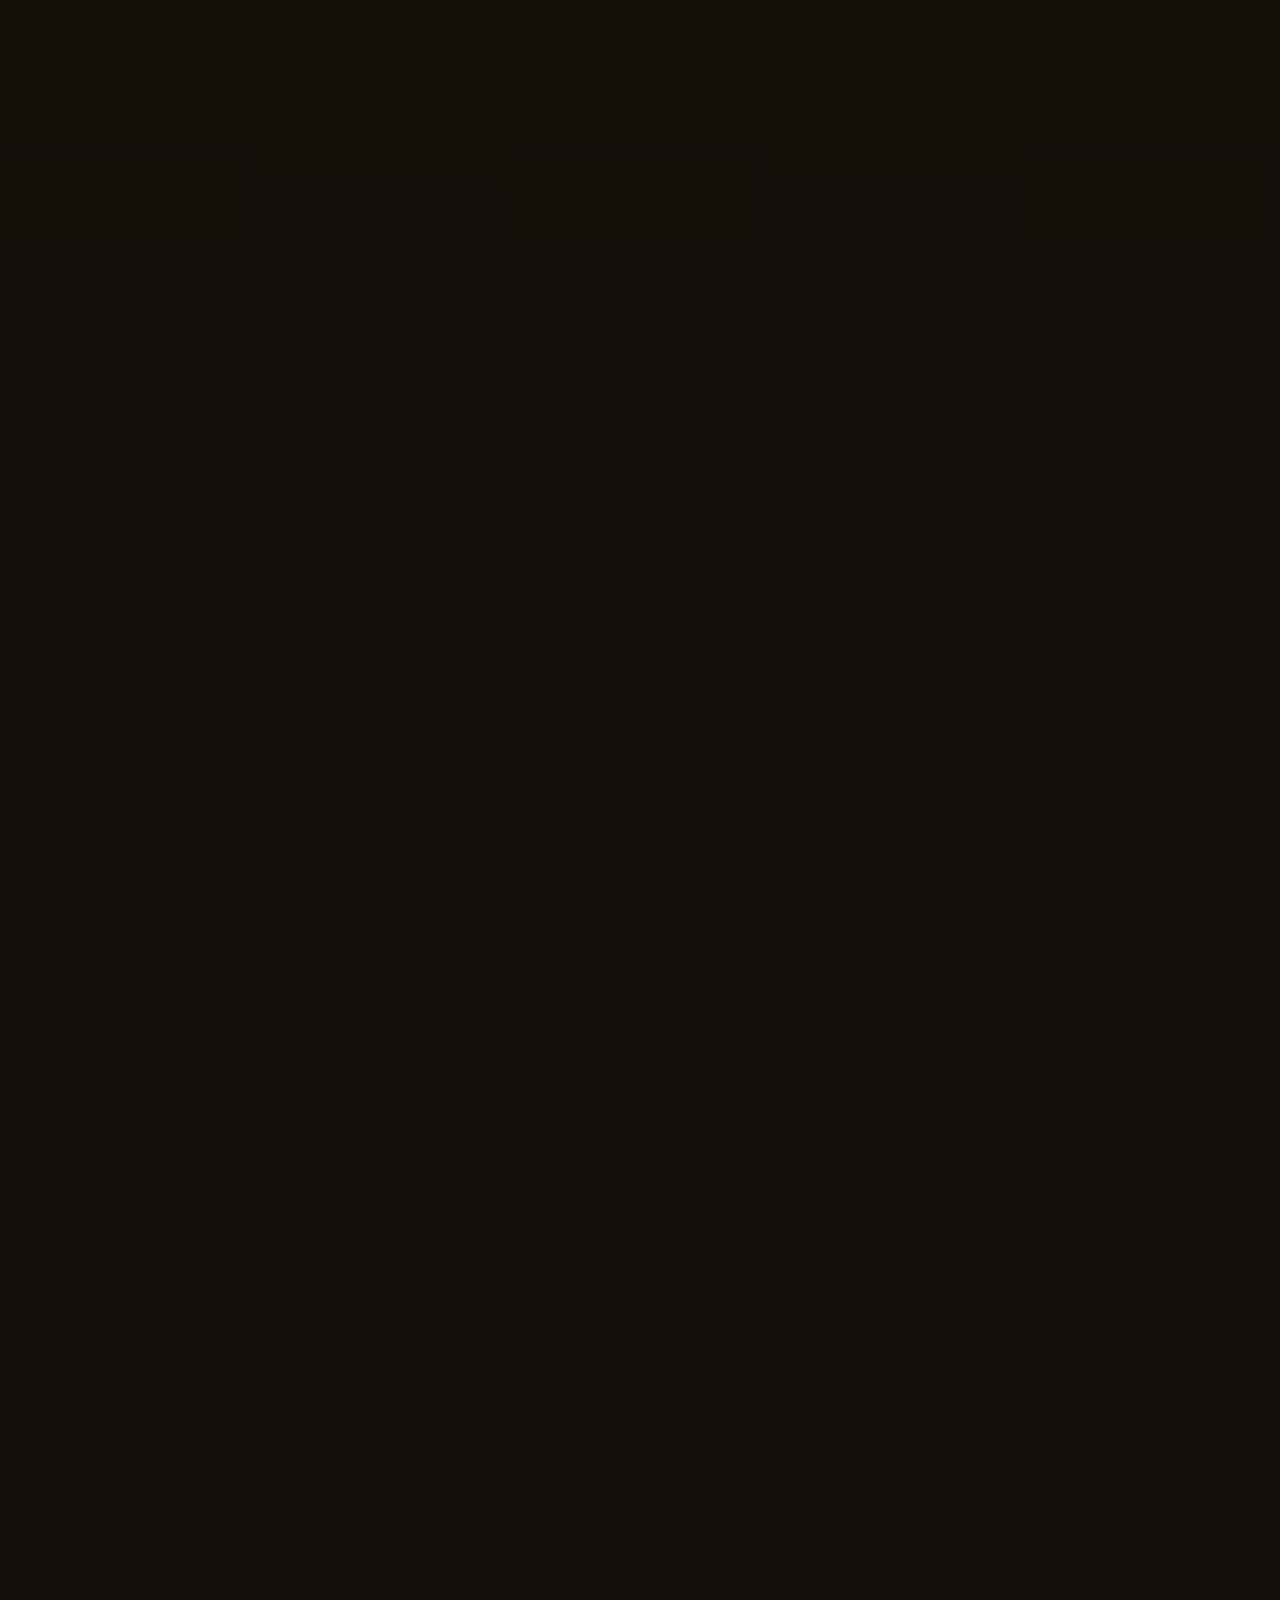
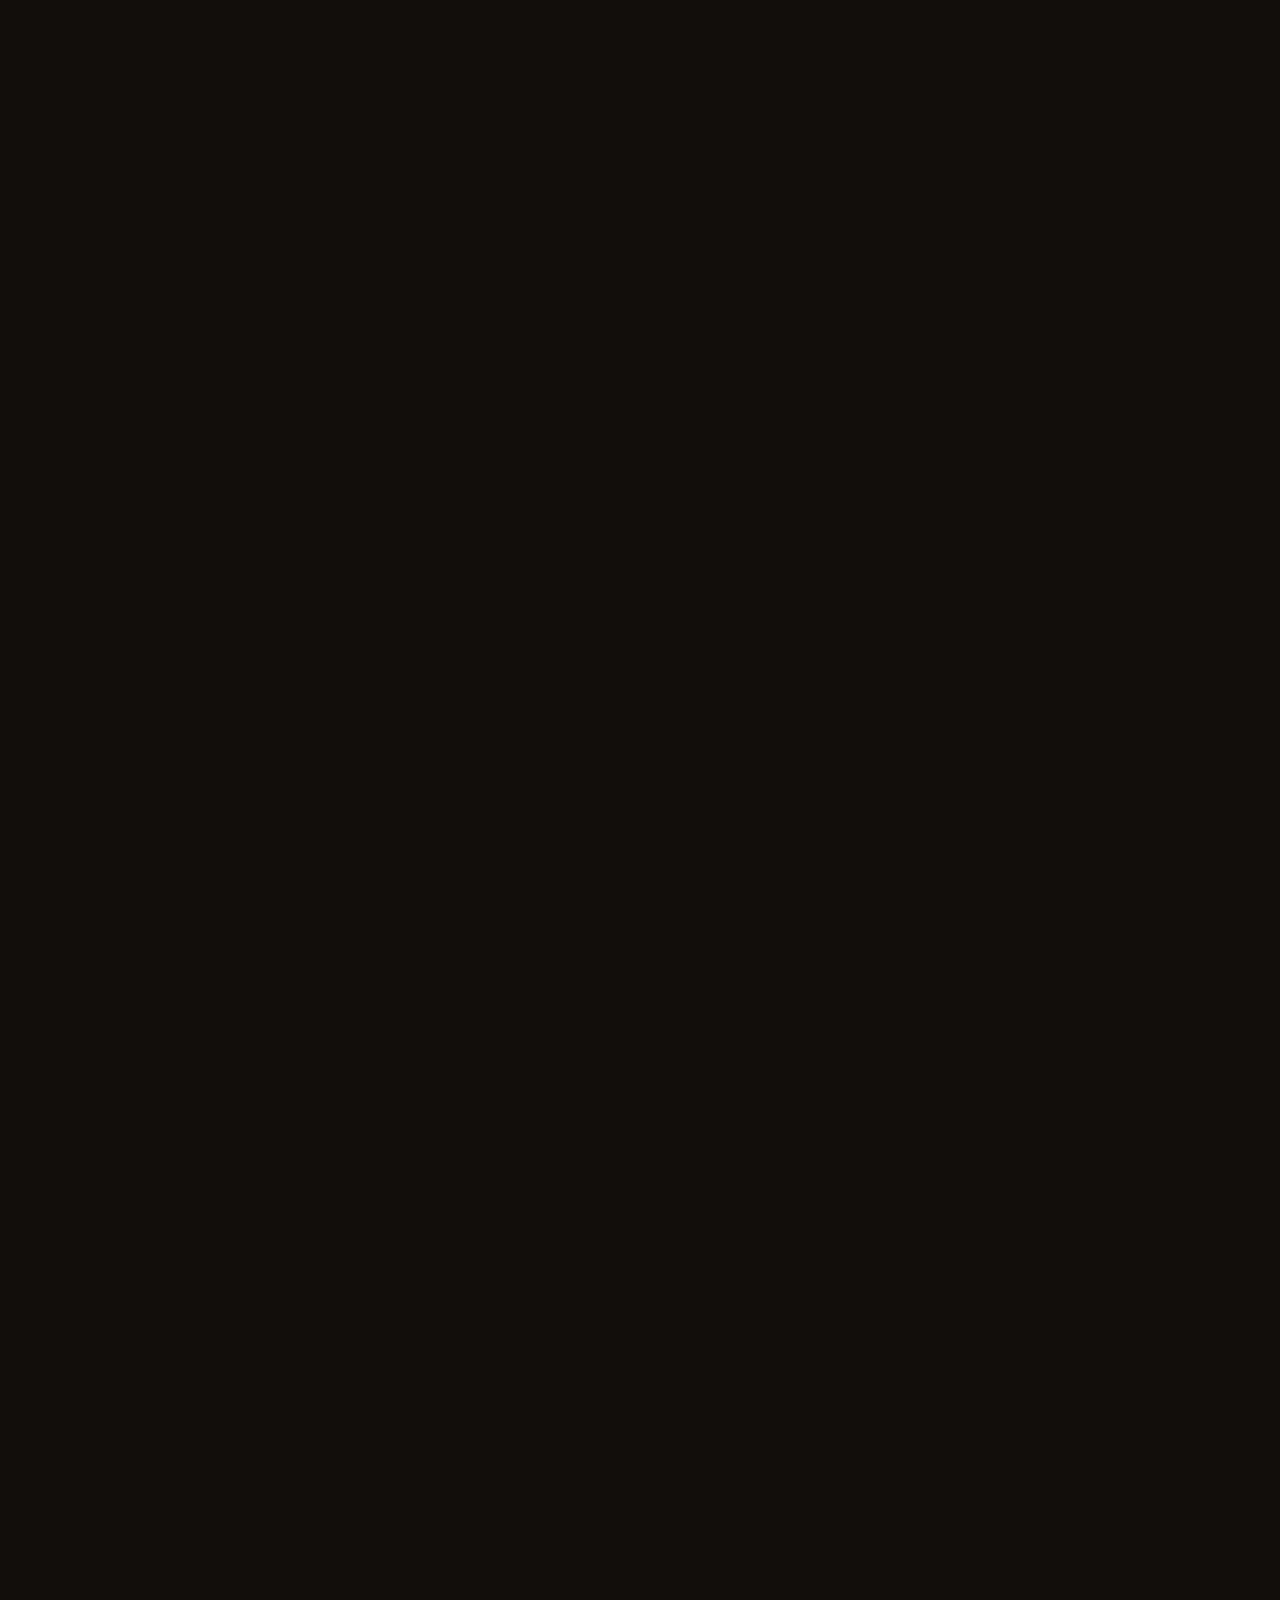
<file: story.html>
<!doctype html>
<html lang="zh-CN">
  <head>
    <meta charset="utf-8" />
    <meta name="viewport" content="width=device-width, initial-scale=1" />
    <title>我们的故事</title>
    <link rel="stylesheet" href="./story.css" />
  </head>
  <body>
    <div class="grain" aria-hidden="true"></div>
    <div class="lamp" aria-hidden="true"></div>
    <div class="progress" aria-hidden="true"><span></span></div>

    <main class="desk" aria-label="我们的恋爱故事">
      <section class="memory opening" data-scene>
        <div class="desk-title">
          <p class="kicker">A MEMORY TABLE</p>
          <h1>我们的故事</h1>
          <p>我把你替我记住的那些细节，一件一件摊开。</p>
        </div>
        <figure class="item paper slip" data-id="P-01" style="--r:-4deg">
          <span class="id">P-01</span>
          <figcaption>座位号 1218 / 活动票据 / 手账局部</figcaption>
        </figure>
        <article class="caption stamp">
          <p class="date">2025.03.08</p>
          <h2>命运没有很大的声音，只是刚好让我在人群中看到了你。</h2>
        </article>
      </section>

      <section class="memory cluster first-meet" data-scene>
        <article class="caption">
          <p class="date">2025.03.08 / Hangzhou</p>
          <h2>那天我们从树成林五周年现场，走进了彼此的生命。</h2>
          <p>我们的第一次合照，牵手，杭州的夜晚有点冷，但两颗心正在被点燃。</p>
        </article>
        <figure class="item photo hero-photo" data-id="P-02" style="--r:2deg">
          <span class="id">P-02</span>
          <figcaption>第一次合照，建议选两个人都自然看镜头的一张</figcaption>
        </figure>
        <figure class="item paper note-card" data-id="P-03" style="--r:-7deg">
          <span class="id">P-03</span>
          <figcaption>杭州夜晚 / 牵手 / 羊绒大衣相关素材</figcaption>
        </figure>
      </section>

      <section class="memory archive-flight" data-scene>
        <article class="caption narrow">
          <p class="date">2025.03.22 - 03.23</p>
          <h2>机场不是出发的地方。</h2>
          <p>是你走向我的证据。</p>
        </article>
        <figure class="item ticket" data-id="P-04" style="--r:-2deg">
          <span class="id">P-04</span>
          <figcaption>航班 / 机票 / 机场贴纸：白云机场 → 上海虹桥</figcaption>
        </figure>
        <figure class="item photo small-photo a" data-id="P-05" style="--r:5deg">
          <span class="id">P-05</span>
          <figcaption>飞机座位上的手</figcaption>
        </figure>
        <figure class="item photo small-photo b" data-id="P-06" style="--r:-5deg">
          <span class="id">P-06</span>
          <figcaption>地铁或站台牵手照</figcaption>
        </figure>
      </section>

      <section class="memory contact-memory" data-scene>
        <article class="caption">
          <p class="date">2025 SPRING / DISTANCE DAILY</p>
          <h2>我随手过掉的日子，在你那里都变成了值得记住的画面。</h2>
          <p>原来被人认真喜欢是这种感觉。</p>
        </article>
        <div class="contact-strip three">
          <figure class="item frame" data-id="P-07"><span class="id">P-07</span><figcaption>通话截图：搞怪表情</figcaption></figure>
          <figure class="item frame" data-id="P-08"><span class="id">P-08</span><figcaption>通话截图：打游戏</figcaption></figure>
          <figure class="item frame" data-id="P-09"><span class="id">P-09</span><figcaption>通话截图：睡前陪伴</figcaption></figure>
        </div>
      </section>

      <section class="memory travel-guangzhou" data-scene>
        <figure class="item photo hero-photo wide" data-id="P-10" style="--r:-1deg">
          <span class="id">P-10</span>
          <figcaption>广州珠江边 / 澳门 / 夜晚合照 / 亲吻照</figcaption>
        </figure>
        <figure class="item paper food-ticket" data-id="P-11" style="--r:6deg">
          <span class="id">P-11</span>
          <figcaption>双黄蛋 / 美食 / 接站小细节</figcaption>
        </figure>
        <figure class="item photo trip-extra trip-a" data-id="P-12" style="--r:-5deg">
          <span class="id">P-12</span>
          <figcaption>广州或澳门街景，建议选有地点感的一张</figcaption>
        </figure>
        <figure class="item photo trip-extra trip-b" data-id="P-13" style="--r:4deg">
          <span class="id">P-13</span>
          <figcaption>旅行里的合照 / 亲密瞬间</figcaption>
        </figure>
        <figure class="item paper trip-extra trip-c" data-id="P-14" style="--r:-2deg">
          <span class="id">P-14</span>
          <figcaption>澳门美食 / 饮品 / 小票感素材</figcaption>
        </figure>
        <article class="caption">
          <p class="date">2025.04.03 - 04.06</p>
          <h2>我们一起去广州和澳门。</h2>
          <p>原来旅行最好的风景，是一起看风景的人。</p>
        </article>
      </section>

      <section class="memory one-sentence nanchang" data-scene>
        <article class="caption huge">
          <p class="date">2025.04.05 / Nanchang</p>
          <h2>那些狼狈的瞬间，后来也变成甜蜜的回忆。</h2>
          <p>那天我们看到 8 块钱理发，觉得便宜就去试试。剪完后我不敢照镜子，走出来没多久，就抱着你哭了一会儿。</p>
        </article>
        <figure class="item paper slip" data-id="P-15" style="--r:3deg">
          <span class="id">P-15</span>
          <figcaption>南昌理发 / 理发店 / 通话截图，放一张小图即可</figcaption>
        </figure>
        <figure class="item photo nanchang-photo" data-id="P-16" style="--r:-4deg">
          <span class="id">P-16</span>
          <figcaption>拌粉 / 南昌街景 / 事后一起吃东西的照片</figcaption>
        </figure>
      </section>

      <section class="memory shanghai-walk" data-scene>
        <figure class="item photo hero-photo" data-id="P-17" style="--r:2deg">
          <span class="id">P-17</span>
          <figcaption>上海 City Walk 主图：第一束花 / 街景 / 外滩</figcaption>
        </figure>
        <figure class="item paper flower-tag" data-id="P-18" style="--r:-8deg">
          <span class="id">P-18</span>
          <figcaption>第一束花局部或花束照片</figcaption>
        </figure>
        <article class="caption">
          <p class="date">2025.05.09 - 05.12 / Shanghai</p>
          <h2>那束花不只是花。</h2>
          <p>是我开始学着用具体的东西表达在意。</p>
        </article>
      </section>

      <section class="memory daily-table" data-scene>
        <article class="caption">
          <p class="date">2025 SUMMER</p>
          <h2>我们开始拥有共同餐桌。</h2>
          <p>吃什么，谁做饭，打游戏，睡觉，上班，买菜，原来幸福不是惊喜，是有人陪你过日子。</p>
        </article>
        <div class="table-grid">
          <figure class="item frame large" data-id="P-19"><span class="id">P-19</span><figcaption>一起做饭或一桌饭</figcaption></figure>
          <figure class="item frame tall" data-id="P-20"><span class="id">P-20</span><figcaption>打游戏 / 睡觉 / 房间日常</figcaption></figure>
          <figure class="item frame" data-id="P-21"><span class="id">P-21</span><figcaption>最有代表性的菜</figcaption></figure>
          <figure class="item frame" data-id="P-22"><span class="id">P-22</span><figcaption>轻松搞怪图</figcaption></figure>
        </div>
      </section>

      <section class="memory archive-concert" data-scene>
        <article class="caption narrow">
          <p class="date">2025.07.27 / Shenzhen</p>
          <h2>陪你去见很重要的人。</h2>
          <p>那不是只去看一场演唱会，而是进入你喜欢的歌、喜欢的人、喜欢的现场。</p>
        </article>
        <figure class="item ticket concert-ticket" data-id="P-23" style="--r:-3deg">
          <span class="id">P-23</span>
          <figcaption>演唱会票根，保留座位号</figcaption>
        </figure>
        <figure class="item photo small-photo c" data-id="P-24" style="--r:4deg">
          <span class="id">P-24</span>
          <figcaption>深圳演唱会合照或亲吻照</figcaption>
        </figure>
      </section>

      <section class="memory birthday" data-scene>
        <figure class="item photo hero-photo portrait" data-id="P-25" style="--r:-2deg">
          <span class="id">P-25</span>
          <figcaption>长沙生日：生日皇冠 / 礼物 / 车站拥抱</figcaption>
        </figure>
        <article class="caption">
          <p class="date">2025.10.18 - 10.19 / Changsha</p>
          <h2>爱不是永远正确。</h2>
          <p>争吵过去以后，我还是想牵你的手。</p>
        </article>
      </section>

      <section class="memory guangzhou-again" data-scene>
        <article class="caption huge">
          <p class="date">2025.11.27 - 11.30 / Guangzhou</p>
          <h2>三拼三散。</h2>
          <p>我们把平凡的小时，也过成了电影镜头。</p>
        </article>
        <figure class="item paper slip" data-id="P-26" style="--r:5deg">
          <span class="id">P-26</span>
          <figcaption>拼豆 / 夕阳拍照 / 广州三天三晚</figcaption>
        </figure>
      </section>

      <section class="memory winter" data-scene>
        <article class="caption">
          <p class="date">2026.01.19 - 01.27</p>
          <h2>上海、苏州、南京。</h2>
          <p>后来我们一起走过了很多地方，上海的雪，苏州的街，南京的灯，我爱你。</p>
        </article>
        <div class="winter-board">
          <figure class="item photo winter-main" data-id="P-27"><span class="id">P-27</span><figcaption>上海：民宿 / 校园 / 你给她拍的照片</figcaption></figure>
          <figure class="item frame" data-id="P-28"><span class="id">P-28</span><figcaption>生日礼物 / 鞋子 / 信封 / 童年玩具</figcaption></figure>
          <figure class="item frame" data-id="P-29"><span class="id">P-29</span><figcaption>苏州：合照 / 小吃 / 珠串手链</figcaption></figure>
          <figure class="item frame" data-id="P-30"><span class="id">P-30</span><figcaption>南京：鸡鸣寺 / 灯 / 花</figcaption></figure>
        </div>
      </section>

      <section class="memory anniversary" data-scene>
        <article class="caption huge">
          <p class="date">2026.03.08 / Hangzhou</p>
          <h2>希望我们永远不要走散了。</h2>
          <p>一年前我们在这里相遇。一年后，我们又回到这里。</p>
        </article>
        <figure class="item photo hero-photo portrait" data-id="P-31" style="--r:2deg">
          <span class="id">P-31</span>
          <figcaption>杭州一周年合照，选择靠得很近、像时间闭环的一张</figcaption>
        </figure>
      </section>

      <section class="memory letter-memory" data-scene>
        <figure class="item paper letter" data-id="P-32" style="--r:-1deg">
          <span class="id">P-32</span>
          <figcaption>2026.4.30 手写信局部，建议裁切文字区域，不要整张铺满</figcaption>
        </figure>
        <article class="caption">
          <p class="date">2026.04.30</p>
          <h2>你把昨天都记录了下来，那我们的明天就一起写吧。</h2>
          <p>原来故事被记录的人一直是我，拿着镜头的人一直是你。</p>
        </article>
      </section>

      <section class="memory map-memory" id="city-map" data-scene>
        <article class="caption">
          <p class="date">1500km / Places we met</p>
          <h2>每一次奔赴，都在地图上留下了一点光。</h2>
          <p>这些城市不是景点清单，是我们一次次见面、分别、再见面的证据。</p>
        </article>
        <div class="map-stage">
          <div class="map-header">
            <span>OUR CITIES</span>
            <span>2025 - 2026</span>
          </div>
          <div class="china-map" aria-label="我们一起去过的中国城市地图">
            <div class="map-canvas">
              <img class="china-base-map" src="./assets/maps/china-provinces.svg" alt="完整中国省级地图" />
              <svg class="route-layer" viewBox="0 0 1000 850" aria-hidden="true">
                <path d="M835 548 C812 530 782 528 758 548 C724 576 742 624 688 652 C642 676 668 735 735 744 C772 748 786 732 806 736" />
                <path d="M858 518 C838 512 815 514 792 525 C764 538 750 560 742 590" />
              </svg>
              <span class="city-pin pin-nanjing" style="--x: 78%; --y: 58%; --lx: -3.7rem; --ly: -1.45rem"><i></i><b>南京</b></span>
              <span class="city-pin pin-shanghai major" style="--x: 86%; --y: 61%; --lx: 1rem; --ly: -1.35rem"><i></i><b>上海</b></span>
              <span class="city-pin pin-suzhou" style="--x: 82%; --y: 61%; --lx: -3.5rem; --ly: 0.5rem"><i></i><b>苏州</b></span>
              <span class="city-pin pin-hangzhou major" style="--x: 84%; --y: 66%; --lx: 1rem; --ly: 0.75rem"><i></i><b>杭州</b></span>
              <span class="city-pin pin-nanchang" style="--x: 76%; --y: 73%; --lx: 0.9rem; --ly: -0.35rem"><i></i><b>南昌</b></span>
              <span class="city-pin pin-changsha" style="--x: 68%; --y: 76%; --lx: -3.75rem; --ly: 0.5rem"><i></i><b>长沙</b></span>
              <span class="city-pin pin-guangzhou major" style="--x: 74%; --y: 87%; --lx: -1.15rem; --ly: -2.1rem"><i></i><b>广州</b></span>
              <span class="city-pin pin-shenzhen" style="--x: 79.5%; --y: 86.7%; --lx: 1rem; --ly: -0.35rem"><i></i><b>深圳</b></span>
              <span class="city-pin pin-macao major" style="--x: 73.2%; --y: 88.7%; --lx: -3.65rem; --ly: 0.65rem"><i></i><b>澳门</b></span>
            </div>
            <p>杭州、上海、广州、澳门、南昌、深圳、长沙、苏州、南京。后来我才发现，地图上的距离很远，可我们一直在靠近。</p>
          </div>
        </div>
      </section>

      <section class="memory ending" data-scene>
        <p class="kicker">TO BE CONTINUED</p>
        <h2>未完待续</h2>
        <p>我们还有很多页没有写完。</p>
      </section>
    </main>

    <script src="./story.js"></script>
  </body>
</html>
</file>
<file: story.css>
:root {
  --wood-0: #100d09;
  --wood-1: #1a120b;
  --wood-2: #2b1d12;
  --cream: #f1e6d2;
  --paper: #ead8b8;
  --paper-deep: #c6a77a;
  --ink: #21170f;
  --muted: rgba(241, 230, 210, 0.62);
  --gold: #c69650;
  --red: #8e3a2f;
  --shadow: rgba(0, 0, 0, 0.42);
}

* {
  box-sizing: border-box;
}

html {
  background: var(--wood-0);
  color: var(--cream);
  scroll-behavior: smooth;
}

body {
  margin: 0;
  overflow-x: hidden;
  font-family: "Noto Serif SC", "Source Han Serif SC", "Songti SC", "SimSun", serif;
  background:
    radial-gradient(circle at 24% 6%, rgba(185, 119, 57, 0.2), transparent 24rem),
    radial-gradient(circle at 78% 28%, rgba(142, 58, 47, 0.14), transparent 32rem),
    linear-gradient(180deg, var(--wood-0), var(--wood-1) 46%, #120e0a);
}

body::before {
  content: "";
  position: fixed;
  inset: 0;
  pointer-events: none;
  background:
    repeating-linear-gradient(90deg, rgba(255, 232, 184, 0.024) 0 1px, transparent 1px 12px),
    linear-gradient(90deg, rgba(0, 0, 0, 0.5), transparent 18%, transparent 82%, rgba(0, 0, 0, 0.48));
}

.grain,
.lamp,
.progress {
  position: fixed;
  pointer-events: none;
}

.grain {
  inset: 0;
  z-index: 50;
  opacity: 0.23;
  background-image:
    radial-gradient(circle, rgba(255, 255, 255, 0.55) 0 0.035rem, transparent 0.04rem),
    radial-gradient(circle, rgba(0, 0, 0, 0.55) 0 0.045rem, transparent 0.052rem);
  background-size: 0.34rem 0.34rem, 0.5rem 0.5rem;
  mix-blend-mode: overlay;
}

.lamp {
  z-index: 1;
  width: 62vw;
  height: 62vw;
  left: -12vw;
  top: -12vw;
  border-radius: 50%;
  background: radial-gradient(circle, rgba(255, 218, 145, 0.22), rgba(255, 218, 145, 0.08) 34%, transparent 68%);
  filter: blur(0.5rem);
}

.progress {
  top: 0;
  left: 0;
  z-index: 60;
  width: 100%;
  height: 2px;
  background: rgba(241, 230, 210, 0.08);
}

.progress span {
  display: block;
  width: 0;
  height: 100%;
  background: linear-gradient(90deg, var(--red), var(--gold));
}

.desk {
  position: relative;
  z-index: 2;
}

.memory {
  position: relative;
  min-height: 105svh;
  display: grid;
  grid-template-columns: repeat(12, minmax(0, 1fr));
  grid-auto-rows: minmax(4rem, auto);
  gap: clamp(1rem, 2vw, 2rem);
  padding: clamp(5rem, 8vw, 8rem) clamp(1.4rem, 6vw, 7rem);
  opacity: 0;
  transform: translateY(2.4rem);
  transition: opacity 1100ms ease, transform 1300ms cubic-bezier(0.2, 0.72, 0.1, 1);
}

.memory.is-visible,
.desk > .memory:first-child {
  opacity: 1;
  transform: translateY(0);
}

.memory::after {
  content: "";
  position: absolute;
  left: clamp(1.4rem, 6vw, 7rem);
  right: clamp(1.4rem, 6vw, 7rem);
  bottom: 0;
  height: 1px;
  background: linear-gradient(90deg, transparent, rgba(241, 230, 210, 0.1), transparent);
}

h1,
h2,
p,
figcaption {
  overflow-wrap: anywhere;
}

h1,
h2 {
  margin: 0;
  font-weight: 500;
  letter-spacing: 0;
}

h1 {
  font-size: clamp(4.2rem, 11vw, 10.5rem);
  line-height: 0.96;
}

h2 {
  font-size: clamp(2.3rem, 5.4vw, 5.6rem);
  line-height: 1.08;
}

p {
  margin: 0;
  font-size: clamp(1rem, 1.45vw, 1.22rem);
  line-height: 1.95;
}

.kicker,
.date,
.id {
  font-family: "Segoe UI", "Microsoft YaHei", sans-serif;
  letter-spacing: 0.16em;
  text-transform: uppercase;
}

.kicker,
.date {
  margin-bottom: 1rem;
  color: var(--gold);
  font-size: 0.78rem;
}

.caption {
  position: relative;
  z-index: 4;
  max-width: 42rem;
}

.caption p:not(.date) {
  margin-top: 1.1rem;
  color: var(--muted);
}

.caption.narrow {
  max-width: 31rem;
}

.caption.huge {
  max-width: 62rem;
}

.caption.huge h2 {
  font-size: clamp(3.2rem, 7vw, 7rem);
}

.desk-title {
  grid-column: 1 / span 7;
  grid-row: 2;
  align-self: center;
  position: relative;
  z-index: 4;
}

.desk-title > p:not(.kicker) {
  max-width: 42rem;
  margin-top: 1.8rem;
  color: var(--muted);
  font-size: clamp(1.12rem, 2vw, 1.6rem);
}

.opening .slip {
  grid-column: 8 / span 4;
  grid-row: 2 / span 2;
  align-self: center;
  min-height: 25rem;
  aspect-ratio: 16 / 11;
}

.opening .stamp {
  grid-column: 2 / span 6;
  grid-row: 3;
}

.opening .stamp h2,
.first-meet .caption h2,
.contact-memory .caption h2,
.nanchang .caption h2 {
  font-size: clamp(2.35rem, 4.25vw, 4.7rem);
  line-height: 1.14;
}

.item {
  position: relative;
  z-index: 3;
  margin: 0;
  display: flex;
  min-height: 15rem;
  flex-direction: column;
  justify-content: flex-end;
  padding: clamp(1rem, 2vw, 1.65rem);
  color: var(--ink);
  background:
    linear-gradient(135deg, rgba(255, 255, 255, 0.34), transparent 42%),
    repeating-linear-gradient(45deg, rgba(33, 23, 15, 0.055) 0 1px, transparent 1px 9px),
    linear-gradient(180deg, #f2e3c7, #cfb07e);
  border: 1px solid rgba(241, 230, 210, 0.18);
  box-shadow:
    0 2.2rem 4rem var(--shadow),
    0 0 0 1px rgba(33, 23, 15, 0.08) inset;
  filter: brightness(var(--light, 0.86));
  transform: translateY(var(--drift, 0)) rotate(var(--r, 0deg));
  transition: filter 700ms ease, transform 900ms cubic-bezier(0.2, 0.72, 0.1, 1);
  transition-delay: var(--delay, 0ms);
}

.item.has-image {
  justify-content: center;
  background:
    linear-gradient(180deg, #f7f2e8, #e7d6b8);
  padding: clamp(0.75rem, 1.45vw, 1.1rem);
}

.item.has-image::before {
  display: none;
}

.item.has-image img {
  display: block;
  width: 100%;
  height: 100%;
  min-height: 0;
  object-fit: contain;
  object-position: center;
  background: rgba(33, 23, 15, 0.08);
}

.item.has-image figcaption {
  opacity: 0;
}

.item.has-image .id {
  display: none;
}

.item::before {
  content: "";
  position: absolute;
  inset: 0.65rem;
  border: 1px dashed rgba(33, 23, 15, 0.2);
  pointer-events: none;
}

.photo {
  background:
    linear-gradient(#f7f2e8 0 8%, transparent 8% 92%, #f7f2e8 92%),
    linear-gradient(90deg, #f7f2e8 0 6%, transparent 6% 94%, #f7f2e8 94%),
    repeating-linear-gradient(45deg, rgba(33, 23, 15, 0.08) 0 1px, transparent 1px 10px),
    #d3bd95;
}

.frame {
  background:
    linear-gradient(#f7f2e8 0 10%, transparent 10% 90%, #f7f2e8 90%),
    linear-gradient(90deg, #f7f2e8 0 8%, transparent 8% 92%, #f7f2e8 92%),
    #c9b28a;
}

.ticket {
  min-height: 12rem;
  aspect-ratio: 16 / 6;
}

.paper {
  background:
    repeating-linear-gradient(0deg, rgba(33, 23, 15, 0.05) 0 1px, transparent 1px 2.2rem),
    linear-gradient(180deg, #efe0c4, #cdb083);
}

.id {
  position: absolute;
  left: 1rem;
  top: 1rem;
  z-index: 2;
  padding: 0.32rem 0.45rem;
  background: rgba(33, 23, 15, 0.9);
  color: var(--paper);
  font-size: 0.7rem;
}

figcaption {
  position: relative;
  z-index: 2;
  color: rgba(33, 23, 15, 0.6);
  font-size: clamp(0.92rem, 1.25vw, 1.08rem);
  line-height: 1.65;
}

.hero-photo {
  min-height: min(74svh, 46rem);
  aspect-ratio: 16 / 11;
}

.hero-photo.portrait,
.portrait {
  aspect-ratio: 4 / 5;
}

.small-photo {
  min-height: 23rem;
  aspect-ratio: 4 / 5;
}

.slip {
  min-height: 26rem;
  aspect-ratio: 4 / 5;
}

.first-meet .caption {
  grid-column: 2 / span 4;
  grid-row: 2;
}

.first-meet .hero-photo {
  grid-column: 6 / span 6;
  grid-row: 1 / span 4;
}

.first-meet .note-card {
  grid-column: 4 / span 3;
  grid-row: 4;
}

.archive-flight .caption {
  grid-column: 2 / span 4;
  grid-row: 2;
}

.archive-flight .ticket {
  grid-column: 6 / span 5;
  grid-row: 1;
}

.archive-flight .a {
  grid-column: 8 / span 3;
  grid-row: 2 / span 2;
}

.archive-flight .b {
  grid-column: 5 / span 3;
  grid-row: 3 / span 2;
}

.contact-memory .caption,
.daily-table .caption {
  grid-column: 2 / span 5;
  grid-row: 1;
}

.contact-memory .caption {
  grid-column: 2 / span 8;
}

.contact-strip {
  grid-column: 2 / span 10;
  grid-row: 2;
  display: grid;
  grid-template-columns: repeat(4, minmax(10rem, 1fr));
  gap: 1rem;
  transform: rotate(-1deg);
}

.contact-strip.three {
  grid-template-columns: repeat(3, minmax(12rem, 1fr));
  grid-column: 3 / span 8;
}

.contact-strip .item {
  min-height: 24rem;
  aspect-ratio: 4 / 5;
}

.travel-guangzhou .wide {
  grid-column: 1 / span 6;
  grid-row: 1 / span 3;
}

.travel-guangzhou .food-ticket {
  grid-column: 6 / span 3;
  grid-row: 3;
}

.trip-extra {
  min-height: 18rem;
}

.travel-guangzhou .trip-a {
  grid-column: 8 / span 3;
  grid-row: 1;
}

.travel-guangzhou .trip-b {
  grid-column: 9 / span 3;
  grid-row: 3;
}

.travel-guangzhou .trip-c {
  grid-column: 6 / span 2;
  grid-row: 4;
}

.travel-guangzhou .caption {
  grid-column: 8 / span 4;
  grid-row: 2;
}

.one-sentence .caption {
  grid-column: 2 / span 7;
  grid-row: 2;
}

.one-sentence .slip {
  grid-column: 9 / span 3;
  grid-row: 2;
}

.nanchang .caption {
  grid-column: 2 / span 6;
}

.nanchang .slip {
  grid-column: 8 / span 2;
}

.nanchang-photo {
  grid-column: 10 / span 2;
  grid-row: 2;
  min-height: 24rem;
  aspect-ratio: 4 / 5;
}

.shanghai-walk .hero-photo {
  grid-column: 2 / span 6;
  grid-row: 1 / span 4;
}

.shanghai-walk .flower-tag {
  grid-column: 7 / span 3;
  grid-row: 4;
}

.shanghai-walk .caption {
  grid-column: 8 / span 4;
  grid-row: 2;
}

.table-grid {
  grid-column: 2 / span 10;
  grid-row: 2;
  display: grid;
  grid-template-columns: 1.25fr 0.75fr 0.75fr;
  grid-auto-rows: minmax(12rem, 18rem);
  gap: 1rem;
}

.table-grid .large {
  grid-column: span 2;
}

.table-grid .tall {
  grid-row: span 2;
}

.archive-concert .caption {
  grid-column: 2 / span 4;
  grid-row: 2;
}

.concert-ticket {
  grid-column: 6 / span 5;
  grid-row: 1;
}

.archive-concert .c {
  grid-column: 8 / span 3;
  grid-row: 2 / span 2;
}

.birthday .hero-photo {
  grid-column: 2 / span 5;
  grid-row: 1 / span 4;
}

.birthday .caption {
  grid-column: 7 / span 5;
  grid-row: 2;
}

.guangzhou-again .caption {
  grid-column: 2 / span 7;
  grid-row: 2;
}

.guangzhou-again .slip {
  grid-column: 9 / span 3;
  grid-row: 2;
}

.winter .caption {
  grid-column: 2 / span 4;
  grid-row: 2;
}

.winter-board {
  grid-column: 6 / span 6;
  grid-row: 1 / span 4;
  display: grid;
  grid-template-columns: 1.2fr 0.8fr;
  grid-auto-rows: minmax(12rem, 18rem);
  gap: 1rem;
}

.winter-main {
  grid-row: span 2;
}

.anniversary .caption {
  grid-column: 2 / span 6;
  grid-row: 2;
}

.anniversary .hero-photo {
  grid-column: 8 / span 4;
  grid-row: 1 / span 4;
}

.letter-memory .letter {
  grid-column: 2 / span 5;
  grid-row: 1 / span 4;
  min-height: min(78svh, 48rem);
}

.letter-memory .caption {
  grid-column: 7 / span 5;
  grid-row: 2;
}

.map-memory .caption {
  grid-column: 2 / span 4;
  grid-row: 2;
}

.map-stage {
  position: relative;
  z-index: 3;
  grid-column: 6 / span 6;
  grid-row: 1 / span 4;
  min-height: min(80svh, 48rem);
  padding: clamp(1rem, 2vw, 1.4rem);
  border: 1px solid rgba(241, 230, 210, 0.12);
  background:
    linear-gradient(90deg, rgba(241, 230, 210, 0.035) 1px, transparent 1px),
    linear-gradient(0deg, rgba(241, 230, 210, 0.026) 1px, transparent 1px),
    radial-gradient(circle at 68% 63%, rgba(198, 150, 80, 0.18), transparent 18rem),
    linear-gradient(135deg, rgba(241, 230, 210, 0.075), rgba(241, 230, 210, 0.018));
  background-size: 2.2rem 2.2rem, 2.2rem 2.2rem, auto, auto;
  box-shadow: 0 2.8rem 5rem rgba(0, 0, 0, 0.48);
  transform: rotate(0.8deg);
}

.map-stage::before {
  content: "";
  position: absolute;
  inset: 0.7rem;
  border: 1px solid rgba(241, 230, 210, 0.08);
  pointer-events: none;
}

.map-header {
  position: relative;
  z-index: 4;
  display: flex;
  justify-content: space-between;
  color: rgba(241, 230, 210, 0.45);
  font-family: "Segoe UI", "Microsoft YaHei", sans-serif;
  font-size: 0.72rem;
  letter-spacing: 0.18em;
}

.china-map {
  position: relative;
  z-index: 3;
  display: grid;
  min-height: calc(min(80svh, 48rem) - 3.8rem);
  align-content: center;
}

.map-canvas {
  position: relative;
  width: min(100%, 52rem);
  aspect-ratio: 1000 / 850;
  margin: 0.5rem auto 0;
  overflow: visible;
}

.china-base-map {
  position: absolute;
  inset: 0;
  width: 100%;
  height: 100%;
  object-fit: contain;
  opacity: 0.74;
  filter:
    sepia(0.9)
    saturate(1.15)
    brightness(0.92)
    contrast(1.08)
    drop-shadow(0 1.3rem 1.8rem rgba(0, 0, 0, 0.4));
  mix-blend-mode: screen;
}

.route-layer {
  position: absolute;
  inset: 0;
  width: 100%;
  height: 100%;
  overflow: visible;
  pointer-events: none;
}

.route-layer path {
  fill: none;
  stroke: rgba(198, 150, 80, 0.64);
  stroke-width: 2.6;
  stroke-linecap: round;
  stroke-dasharray: 2 12;
  filter: drop-shadow(0 0 0.35rem rgba(198, 150, 80, 0.55));
}

.route-layer path + path {
  opacity: 0.46;
}

.city-pin {
  position: absolute;
  left: var(--x);
  top: var(--y);
  z-index: 4;
  display: block;
  width: 1px;
  height: 1px;
  color: var(--cream);
  font-family: "Segoe UI", "Microsoft YaHei", sans-serif;
  font-size: clamp(0.68rem, 1vw, 0.88rem);
  font-weight: 600;
  letter-spacing: 0.08em;
  transform: translate(-50%, -50%);
  white-space: nowrap;
}

.city-pin i {
  position: absolute;
  left: 0;
  top: 0;
  display: block;
  width: 0.62rem;
  height: 0.62rem;
  border-radius: 50%;
  background: var(--gold);
  border: 1px solid rgba(255, 243, 212, 0.92);
  box-shadow:
    0 0 0 0.38rem rgba(198, 150, 80, 0.16),
    0 0 1rem rgba(198, 150, 80, 0.95);
  transform: translate(-50%, -50%);
}

.city-pin.major i {
  width: 0.78rem;
  height: 0.78rem;
}

.city-pin b {
  display: block;
  position: absolute;
  left: var(--lx, 0.9rem);
  top: var(--ly, -0.5rem);
  padding: 0.06rem 0.32rem;
  background: rgba(16, 13, 9, 0.72);
  box-shadow: 0 0 0.6rem rgba(16, 13, 9, 0.5);
}

.china-map p {
  max-width: 38rem;
  margin: 0.8rem 0 0 auto;
  color: var(--muted);
  font-size: 0.95rem;
  line-height: 1.8;
  text-align: right;
}

.ending {
  min-height: 86svh;
  align-content: center;
  justify-items: center;
  text-align: center;
}

.ending h2 {
  font-size: clamp(4rem, 12vw, 10rem);
}

.ending p {
  margin-top: 1rem;
  color: var(--muted);
}

@media (max-width: 920px) {
  .memory {
    min-height: auto;
    display: block;
    padding-block: 5rem;
  }

  .opening,
  .ending {
    min-height: 100svh;
  }

  h1 {
    font-size: clamp(3.1rem, 14vw, 5rem);
  }

  h2 {
    font-size: clamp(2rem, 11vw, 4rem);
  }

  .caption,
  .desk-title {
    margin-bottom: 2rem;
  }

  .item,
  .hero-photo,
  .small-photo,
  .slip,
  .letter-memory .letter {
    width: 100%;
    min-height: 26rem;
    margin: 1rem 0;
    transform: rotate(var(--r, 0deg));
  }

  .map-stage {
    width: 100%;
    min-height: 34rem;
    margin: 1rem 0;
    transform: none;
  }

  .china-map {
    min-height: 28rem;
  }

  .map-canvas {
    width: 100%;
    max-width: 38rem;
  }

  .opening .slip {
    width: min(88vw, 31rem);
    min-height: 22rem;
    margin-left: auto;
    margin-right: auto;
  }

  .contact-strip,
  .table-grid,
  .winter-board {
    display: grid;
    grid-template-columns: 1fr;
    gap: 1rem;
    transform: none;
  }

  .table-grid .large,
  .table-grid .tall,
  .winter-main {
    grid-column: auto;
    grid-row: auto;
  }

  .cover-meta {
    grid-template-columns: 1fr;
  }
}

@media (prefers-reduced-motion: reduce) {
  html {
    scroll-behavior: auto;
  }

  .memory {
    opacity: 1;
    transform: none;
    transition: none;
  }
}
</file>
